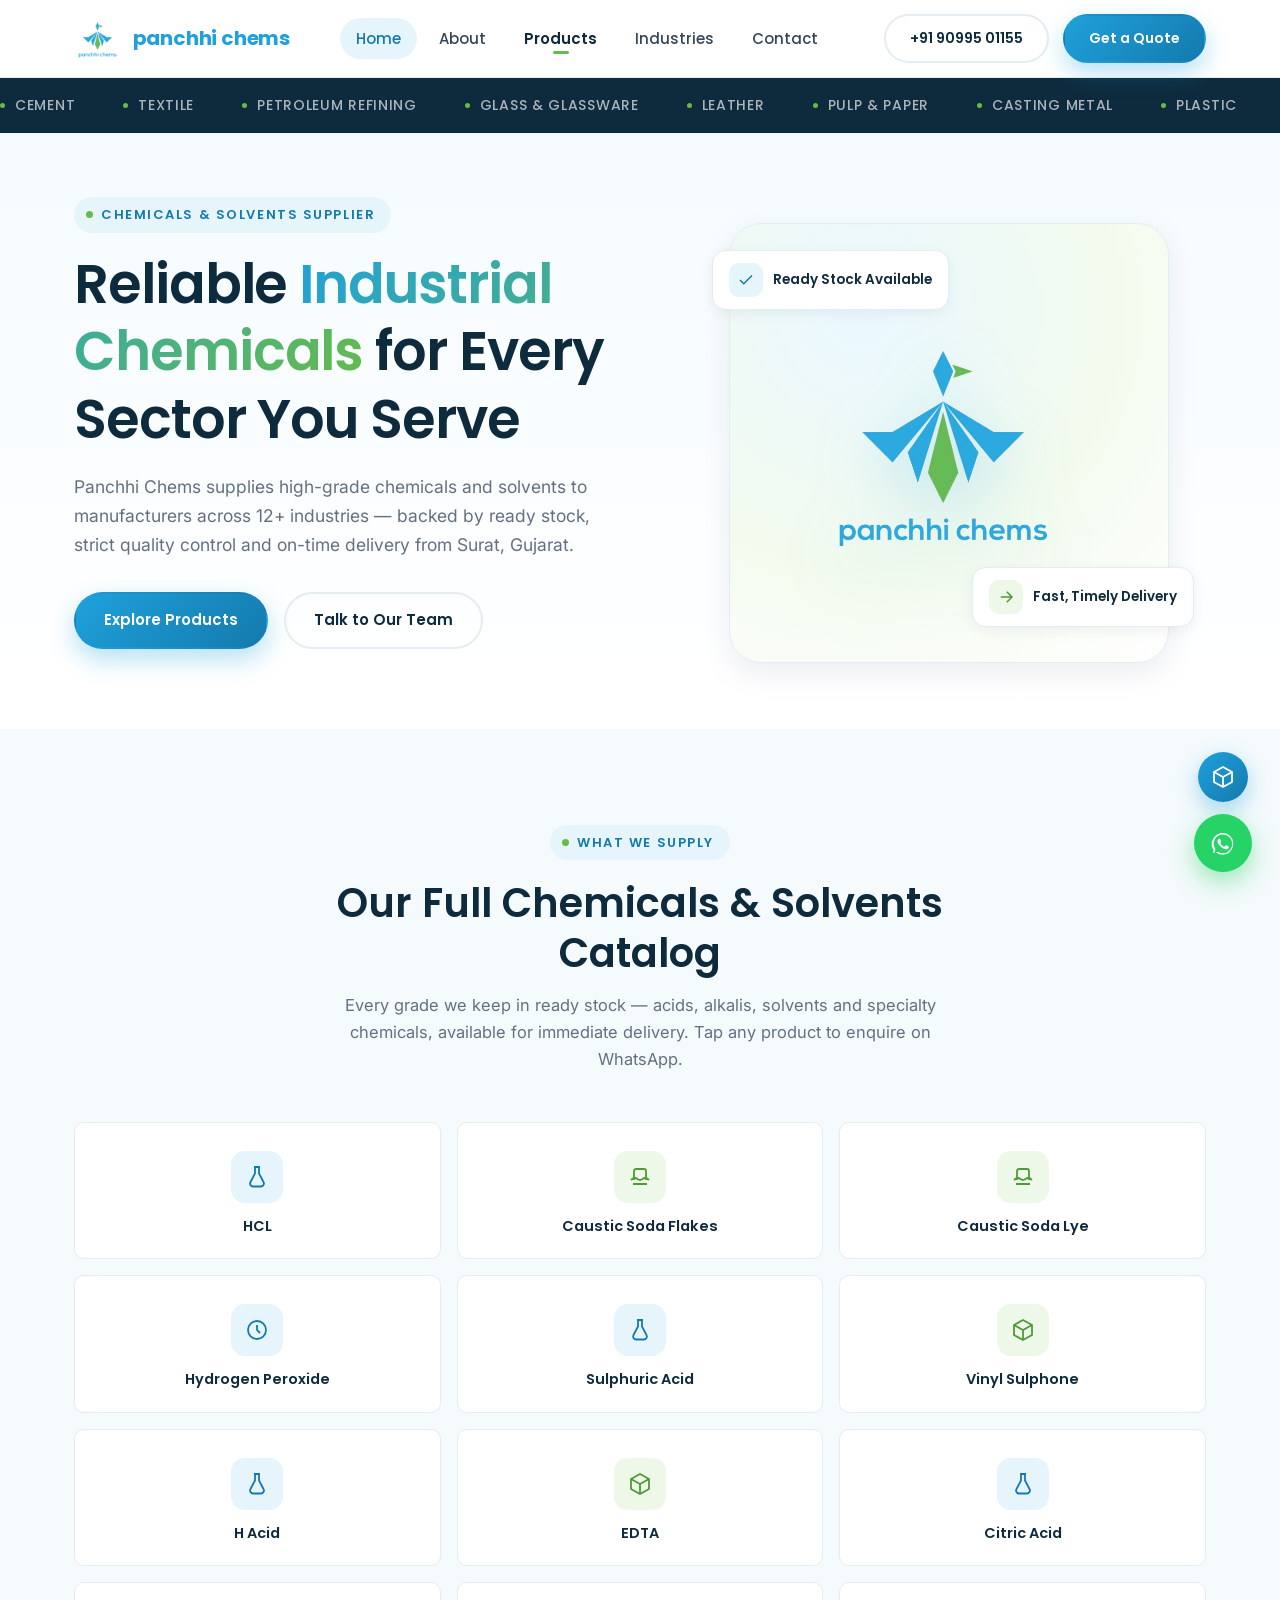
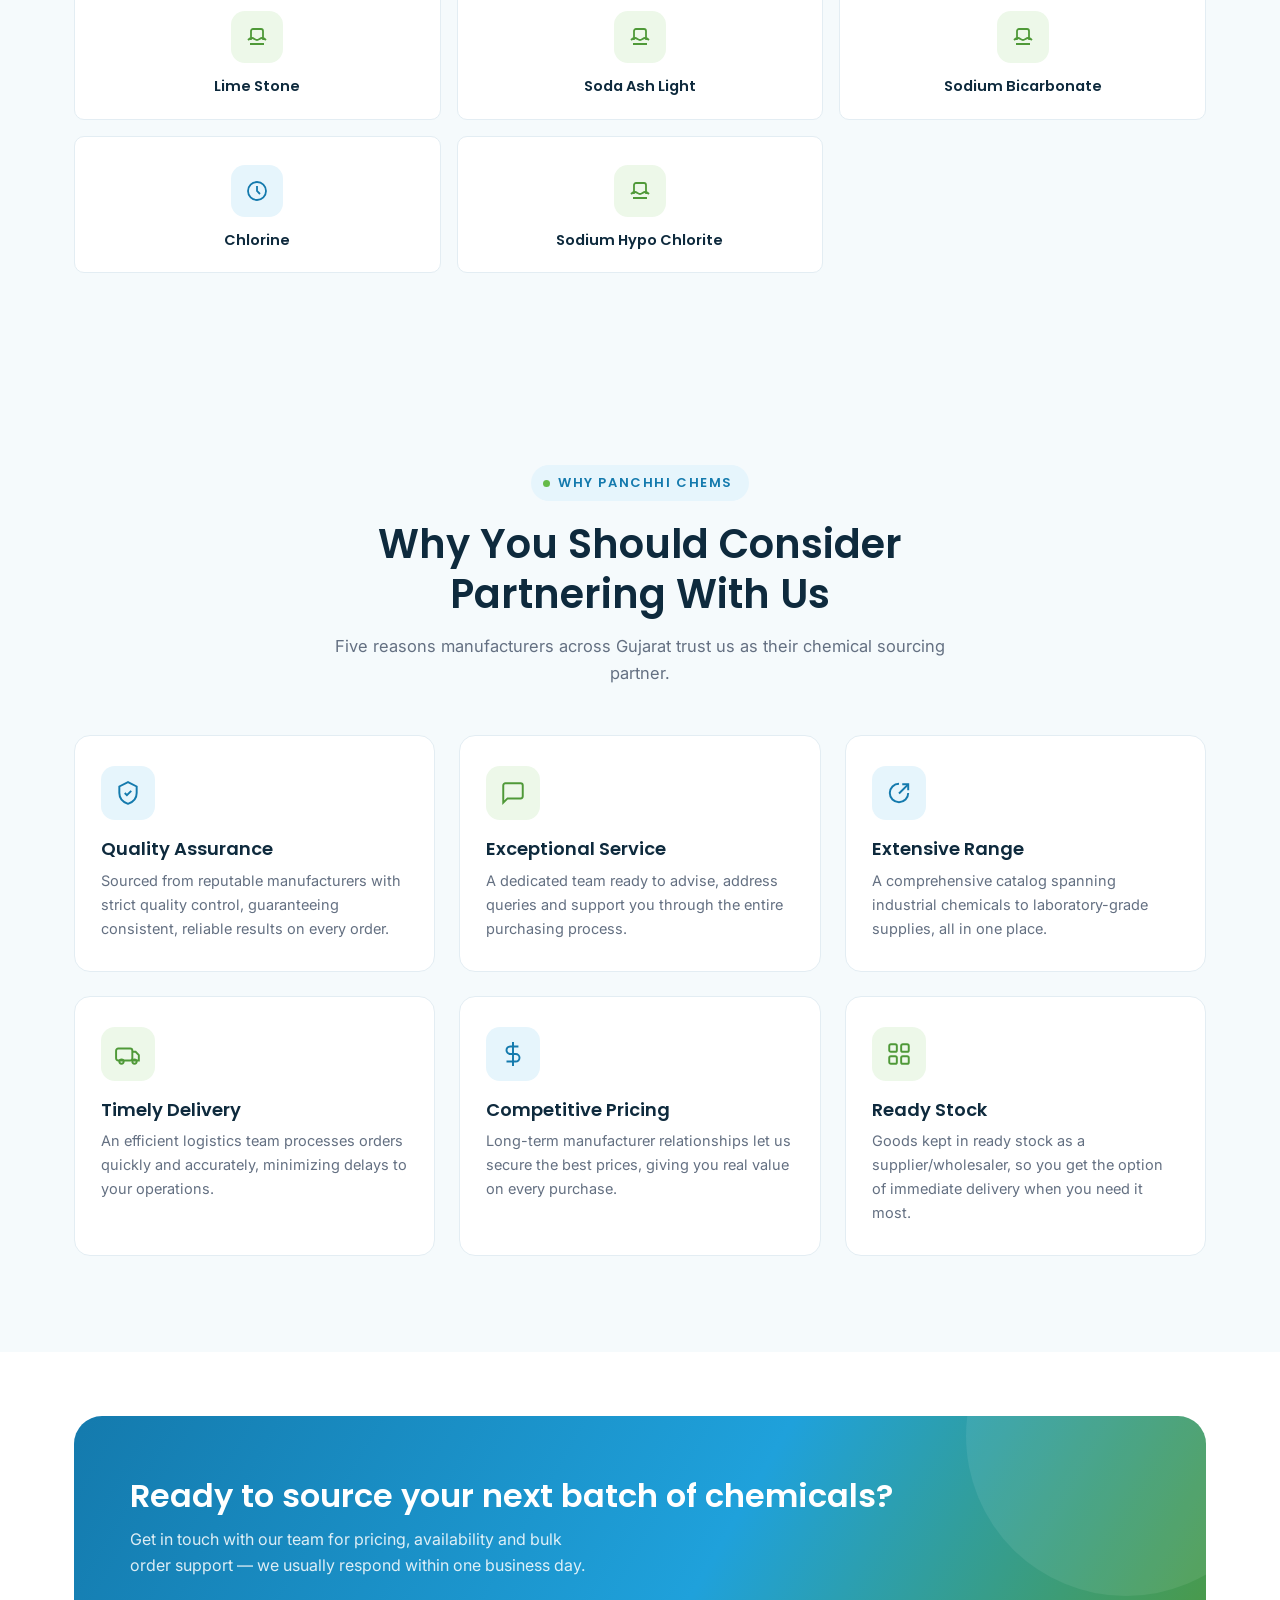
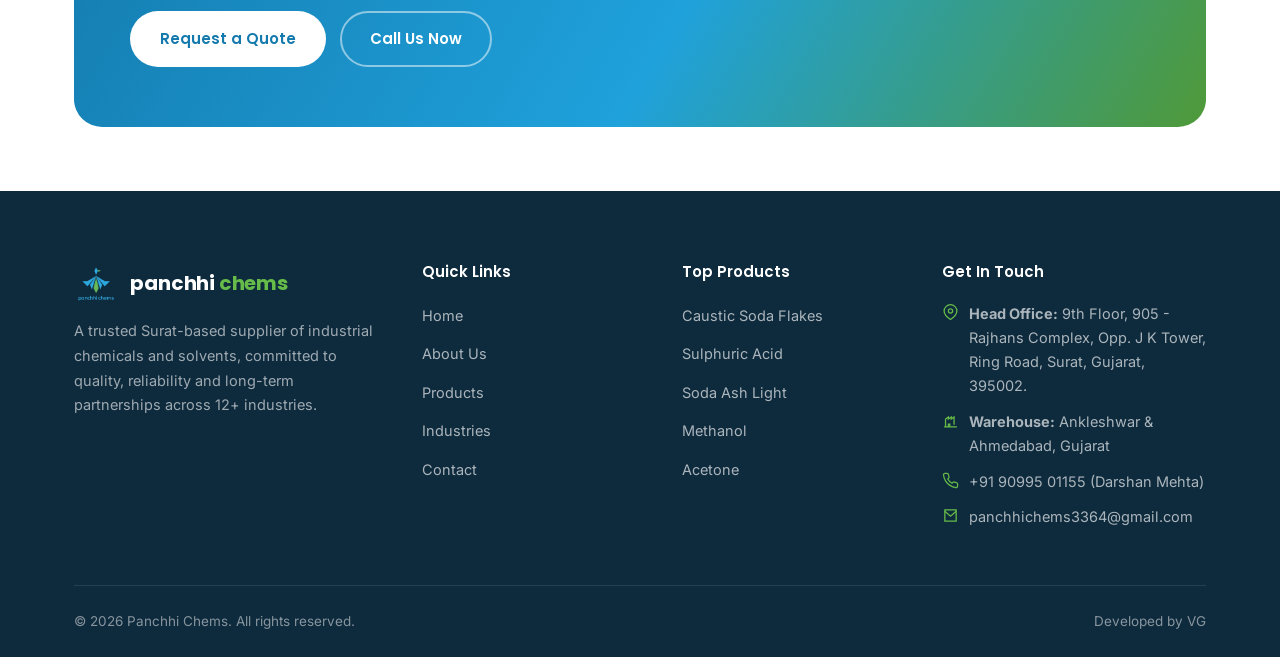
<file: index.html>
<!DOCTYPE html>
<html lang="en">
<head>
<meta charset="UTF-8">
<meta name="viewport" content="width=device-width, initial-scale=1.0, maximum-scale=5.0, user-scalable=yes">
<title>Panchhi Chems | Industrial Chemicals & Solvents Supplier, Surat</title>
<meta name="description" content="Panchhi Chems is a Surat-based supplier of industrial chemicals and solvents serving cement, textile, pharmaceutical, plastic, food and 12+ other industries with ready stock and timely delivery.">
<link rel="icon" href="/images/logo.png" type="image/png">
<link rel="preconnect" href="https://fonts.googleapis.com">
<link rel="preconnect" href="https://fonts.gstatic.com" crossorigin>
<link href="https://fonts.googleapis.com/css2?family=Inter:wght@400;500;600;700&family=Poppins:wght@500;600;700&display=swap" rel="stylesheet">
<link rel="stylesheet" href="/css/style.css">
</head>
<body>

<!-- ================= HEADER ================= -->
<header class="site-header">
  <div class="header-inner container">
    <a href="/" class="brand">
      <img src="/images/logo.png" alt="Panchhi Chems logo">
      <span class="brand-text">panchhi<span> chems</span></span>
    </a>
    <nav class="main-nav">
      <ul>
        <li><a href="/" class="active">Home</a></li>
        <li><a href="/about/">About</a></li>
        <li><a href="/products/">Products</a></li>
        <li><a href="/industries/">Industries</a></li>
        <li><a href="/contact/">Contact</a></li>
      </ul>
    </nav>
    <div class="header-actions">
      <a href="tel:+919099501155" class="btn btn-outline">+91 90995 01155</a>
      <a href="/contact/" class="btn btn-primary">Get a Quote</a>
      <button class="nav-toggle" aria-label="Toggle menu"><span></span><span></span><span></span></button>
    </div>
  </div>
</header>

<!-- ================= INDUSTRY MARQUEE ================= -->
<div class="strip">
  <div class="strip-track" id="marquee">
    <span>Cement</span><span>Textile</span><span>Petroleum Refining</span><span>Glass &amp; Glassware</span>
    <span>Leather</span><span>Pulp &amp; Paper</span><span>Casting Metal</span><span>Plastic</span>
    <span>Rubber</span><span>Pharmaceutical</span><span>Food</span><span>Granite &amp; Marble</span>
    <!-- duplicate for seamless loop -->
    <span>Cement</span><span>Textile</span><span>Petroleum Refining</span><span>Glass &amp; Glassware</span>
    <span>Leather</span><span>Pulp &amp; Paper</span><span>Casting Metal</span><span>Plastic</span>
    <span>Rubber</span><span>Pharmaceutical</span><span>Food</span><span>Granite &amp; Marble</span>
  </div>
</div>

<!-- ================= HERO ================= -->
<section class="hero">
  <div class="container hero-grid">
    <div class="hero-copy reveal in-view">
      <div class="eyebrow">Chemicals &amp; Solvents Supplier</div>
      <h1>Reliable <em>Industrial Chemicals</em> for Every Sector You Serve</h1>
      <p>Panchhi Chems supplies high-grade chemicals and solvents to manufacturers across 12+ industries — backed by ready stock, strict quality control and on-time delivery from Surat, Gujarat.</p>
      <div class="hero-actions">
        <a href="/products/" class="btn btn-primary">Explore Products</a>
        <a href="/contact/" class="btn btn-outline">Talk to Our Team</a>
      </div>
    </div>
    <div class="hero-art reveal in-view">
      <div class="hero-art-card">
        <img src="/images/logo.png" alt="Panchhi Chems">
        <div class="hero-badge badge-1">
          <div class="dot">
            <svg width="18" height="18" viewBox="0 0 24 24" fill="none" stroke="currentColor" stroke-width="2"><path d="M20 6 9 17l-5-5"/></svg>
          </div>
          Ready Stock Available
        </div>
        <div class="hero-badge badge-2">
          <div class="dot">
            <svg width="18" height="18" viewBox="0 0 24 24" fill="none" stroke="currentColor" stroke-width="2"><path d="M5 12h14M13 5l7 7-7 7"/></svg>
          </div>
          Fast, Timely Delivery
        </div>
      </div>
    </div>
  </div>
</section>

<!-- ================= PRODUCTS PREVIEW ================= -->
<section class="section-pad bg-alt">
  <div class="container">
    <div class="section-head center reveal">
      <div class="eyebrow">What We Supply</div>
      <h2>Our Full Chemicals &amp; Solvents Catalog</h2>
      <p>Every grade we keep in ready stock — acids, alkalis, solvents and specialty chemicals, available for immediate delivery. Tap any product to enquire on WhatsApp.</p>
    </div>
    <div class="product-grid reveal">
      <a class="product-chip" href="https://wa.me/919099501155?text=Hello%20Panchhi%20Chems%2C%20I'm%20interested%20in%20HCL.%20Could%20you%20share%20more%20details%20and%20pricing%3F" target="_blank" rel="noopener"><div class="pc-icon blue">
        <svg viewBox="0 0 24 24" fill="none" stroke="currentColor" stroke-width="1.8"><path d="M9 2h6M10 2v6.5L5.5 17a3 3 0 0 0 2.6 4.5h7.8a3 3 0 0 0 2.6-4.5L14 8.5V2"/></svg>
      </div><span>HCL</span></a>
      <a class="product-chip" href="https://wa.me/919099501155?text=Hello%20Panchhi%20Chems%2C%20I'm%20interested%20in%20Caustic%20Soda%20Flakes.%20Could%20you%20share%20more%20details%20and%20pricing%3F" target="_blank" rel="noopener"><div class="pc-icon">
        <svg viewBox="0 0 24 24" fill="none" stroke="currentColor" stroke-width="1.8"><path d="M3 15s2-2 4-2 3 2 5 2 3-2 5-2 4 2 4 2M5 19h14M6 15V6a2 2 0 0 1 2-2h8a2 2 0 0 1 2 2v9"/></svg>
      </div><span>Caustic Soda Flakes</span></a>
      <a class="product-chip" href="https://wa.me/919099501155?text=Hello%20Panchhi%20Chems%2C%20I'm%20interested%20in%20Caustic%20Soda%20Lye.%20Could%20you%20share%20more%20details%20and%20pricing%3F" target="_blank" rel="noopener"><div class="pc-icon">
        <svg viewBox="0 0 24 24" fill="none" stroke="currentColor" stroke-width="1.8"><path d="M3 15s2-2 4-2 3 2 5 2 3-2 5-2 4 2 4 2M5 19h14M6 15V6a2 2 0 0 1 2-2h8a2 2 0 0 1 2 2v9"/></svg>
      </div><span>Caustic Soda Lye</span></a>
      <a class="product-chip" href="https://wa.me/919099501155?text=Hello%20Panchhi%20Chems%2C%20I'm%20interested%20in%20Hydrogen%20Peroxide.%20Could%20you%20share%20more%20details%20and%20pricing%3F" target="_blank" rel="noopener"><div class="pc-icon blue">
        <svg viewBox="0 0 24 24" fill="none" stroke="currentColor" stroke-width="1.8"><circle cx="12" cy="12" r="9"/><path d="M12 7v5l3 3"/></svg>
      </div><span>Hydrogen Peroxide</span></a>
      <a class="product-chip" href="https://wa.me/919099501155?text=Hello%20Panchhi%20Chems%2C%20I'm%20interested%20in%20Sulphuric%20Acid.%20Could%20you%20share%20more%20details%20and%20pricing%3F" target="_blank" rel="noopener"><div class="pc-icon blue">
        <svg viewBox="0 0 24 24" fill="none" stroke="currentColor" stroke-width="1.8"><path d="M9 2h6M10 2v6.5L5.5 17a3 3 0 0 0 2.6 4.5h7.8a3 3 0 0 0 2.6-4.5L14 8.5V2"/></svg>
      </div><span>Sulphuric Acid</span></a>
      <a class="product-chip" href="https://wa.me/919099501155?text=Hello%20Panchhi%20Chems%2C%20I'm%20interested%20in%20Vinyl%20Sulphone.%20Could%20you%20share%20more%20details%20and%20pricing%3F" target="_blank" rel="noopener"><div class="pc-icon">
        <svg viewBox="0 0 24 24" fill="none" stroke="currentColor" stroke-width="1.8"><path d="M12 2 3 7v10l9 5 9-5V7l-9-5Z"/><path d="M3 7l9 5 9-5M12 12v10"/></svg>
      </div><span>Vinyl Sulphone</span></a>
      <a class="product-chip" href="https://wa.me/919099501155?text=Hello%20Panchhi%20Chems%2C%20I'm%20interested%20in%20H%20Acid.%20Could%20you%20share%20more%20details%20and%20pricing%3F" target="_blank" rel="noopener"><div class="pc-icon blue">
        <svg viewBox="0 0 24 24" fill="none" stroke="currentColor" stroke-width="1.8"><path d="M9 2h6M10 2v6.5L5.5 17a3 3 0 0 0 2.6 4.5h7.8a3 3 0 0 0 2.6-4.5L14 8.5V2"/></svg>
      </div><span>H Acid</span></a>
      <a class="product-chip" href="https://wa.me/919099501155?text=Hello%20Panchhi%20Chems%2C%20I'm%20interested%20in%20EDTA.%20Could%20you%20share%20more%20details%20and%20pricing%3F" target="_blank" rel="noopener"><div class="pc-icon">
        <svg viewBox="0 0 24 24" fill="none" stroke="currentColor" stroke-width="1.8"><path d="M12 2 3 7v10l9 5 9-5V7l-9-5Z"/><path d="M3 7l9 5 9-5M12 12v10"/></svg>
      </div><span>EDTA</span></a>
      <a class="product-chip" href="https://wa.me/919099501155?text=Hello%20Panchhi%20Chems%2C%20I'm%20interested%20in%20Citric%20Acid.%20Could%20you%20share%20more%20details%20and%20pricing%3F" target="_blank" rel="noopener"><div class="pc-icon blue">
        <svg viewBox="0 0 24 24" fill="none" stroke="currentColor" stroke-width="1.8"><path d="M9 2h6M10 2v6.5L5.5 17a3 3 0 0 0 2.6 4.5h7.8a3 3 0 0 0 2.6-4.5L14 8.5V2"/></svg>
      </div><span>Citric Acid</span></a>
      <a class="product-chip" href="https://wa.me/919099501155?text=Hello%20Panchhi%20Chems%2C%20I'm%20interested%20in%20Lime%20Stone.%20Could%20you%20share%20more%20details%20and%20pricing%3F" target="_blank" rel="noopener"><div class="pc-icon">
        <svg viewBox="0 0 24 24" fill="none" stroke="currentColor" stroke-width="1.8"><path d="M3 15s2-2 4-2 3 2 5 2 3-2 5-2 4 2 4 2M5 19h14M6 15V6a2 2 0 0 1 2-2h8a2 2 0 0 1 2 2v9"/></svg>
      </div><span>Lime Stone</span></a>
      <a class="product-chip" href="https://wa.me/919099501155?text=Hello%20Panchhi%20Chems%2C%20I'm%20interested%20in%20Soda%20Ash%20Light.%20Could%20you%20share%20more%20details%20and%20pricing%3F" target="_blank" rel="noopener"><div class="pc-icon">
        <svg viewBox="0 0 24 24" fill="none" stroke="currentColor" stroke-width="1.8"><path d="M3 15s2-2 4-2 3 2 5 2 3-2 5-2 4 2 4 2M5 19h14M6 15V6a2 2 0 0 1 2-2h8a2 2 0 0 1 2 2v9"/></svg>
      </div><span>Soda Ash Light</span></a>
      <a class="product-chip" href="https://wa.me/919099501155?text=Hello%20Panchhi%20Chems%2C%20I'm%20interested%20in%20Sodium%20Bicarbonate.%20Could%20you%20share%20more%20details%20and%20pricing%3F" target="_blank" rel="noopener"><div class="pc-icon">
        <svg viewBox="0 0 24 24" fill="none" stroke="currentColor" stroke-width="1.8"><path d="M3 15s2-2 4-2 3 2 5 2 3-2 5-2 4 2 4 2M5 19h14M6 15V6a2 2 0 0 1 2-2h8a2 2 0 0 1 2 2v9"/></svg>
      </div><span>Sodium Bicarbonate</span></a>
      <a class="product-chip" href="https://wa.me/919099501155?text=Hello%20Panchhi%20Chems%2C%20I'm%20interested%20in%20Chlorine.%20Could%20you%20share%20more%20details%20and%20pricing%3F" target="_blank" rel="noopener"><div class="pc-icon blue">
        <svg viewBox="0 0 24 24" fill="none" stroke="currentColor" stroke-width="1.8"><circle cx="12" cy="12" r="9"/><path d="M12 7v5l3 3"/></svg>
      </div><span>Chlorine</span></a>
      <a class="product-chip" href="https://wa.me/919099501155?text=Hello%20Panchhi%20Chems%2C%20I'm%20interested%20in%20Sodium%20Hypo%20Chlorite.%20Could%20you%20share%20more%20details%20and%20pricing%3F" target="_blank" rel="noopener"><div class="pc-icon">
        <svg viewBox="0 0 24 24" fill="none" stroke="currentColor" stroke-width="1.8"><path d="M3 15s2-2 4-2 3 2 5 2 3-2 5-2 4 2 4 2M5 19h14M6 15V6a2 2 0 0 1 2-2h8a2 2 0 0 1 2 2v9"/></svg>
      </div><span>Sodium Hypo Chlorite</span></a>
    </div>
  </div>
</section>

<!-- ================= WHY CHOOSE US ================= -->
<section class="section-pad bg-alt">
  <div class="container">
    <div class="section-head center reveal">
      <div class="eyebrow">Why Panchhi Chems</div>
      <h2>Why You Should Consider Partnering With Us</h2>
      <p>Five reasons manufacturers across Gujarat trust us as their chemical sourcing partner.</p>
    </div>
    <div class="grid grid-3 feature-grid">
      <div class="card reveal">
        <div class="icon-box"><svg viewBox="0 0 24 24" fill="none" stroke="currentColor" stroke-width="1.8"><path d="M12 2 4 6v6c0 5 3.5 8.5 8 10 4.5-1.5 8-5 8-10V6l-8-4Z"/><path d="m9 12 2 2 4-4"/></svg></div>
        <h3>Quality Assurance</h3>
        <p>Sourced from reputable manufacturers with strict quality control, guaranteeing consistent, reliable results on every order.</p>
      </div>
      <div class="card reveal">
        <div class="icon-box alt"><svg viewBox="0 0 24 24" fill="none" stroke="currentColor" stroke-width="1.8"><path d="M21 15a2 2 0 0 1-2 2H7l-4 4V5a2 2 0 0 1 2-2h14a2 2 0 0 1 2 2v10Z"/></svg></div>
        <h3>Exceptional Service</h3>
        <p>A dedicated team ready to advise, address queries and support you through the entire purchasing process.</p>
      </div>
      <div class="card reveal">
        <div class="icon-box"><svg viewBox="0 0 24 24" fill="none" stroke="currentColor" stroke-width="1.8"><path d="M20.5 12a8.5 8.5 0 1 1-8.5-8.5M20.5 4 12 12.5"/><path d="M15 4h5.5V9.5"/></svg></div>
        <h3>Extensive Range</h3>
        <p>A comprehensive catalog spanning industrial chemicals to laboratory-grade supplies, all in one place.</p>
      </div>
      <div class="card reveal">
        <div class="icon-box alt"><svg viewBox="0 0 24 24" fill="none" stroke="currentColor" stroke-width="1.8"><rect x="1" y="7" width="15" height="11" rx="2"/><path d="M16 10h3l3 3v5h-6M6 21a2 2 0 1 0 0-4 2 2 0 0 0 0 4ZM18 21a2 2 0 1 0 0-4 2 2 0 0 0 0 4Z"/></svg></div>
        <h3>Timely Delivery</h3>
        <p>An efficient logistics team processes orders quickly and accurately, minimizing delays to your operations.</p>
      </div>
      <div class="card reveal">
        <div class="icon-box"><svg viewBox="0 0 24 24" fill="none" stroke="currentColor" stroke-width="1.8"><path d="M12 1v22M17 5H9.5a3.5 3.5 0 0 0 0 7h5a3.5 3.5 0 0 1 0 7H6"/></svg></div>
        <h3>Competitive Pricing</h3>
        <p>Long-term manufacturer relationships let us secure the best prices, giving you real value on every purchase.</p>
      </div>
      <div class="card reveal">
        <div class="icon-box alt"><svg viewBox="0 0 24 24" fill="none" stroke="currentColor" stroke-width="1.8"><rect x="3" y="3" width="7" height="7" rx="1.5"/><rect x="14" y="3" width="7" height="7" rx="1.5"/><rect x="3" y="14" width="7" height="7" rx="1.5"/><rect x="14" y="14" width="7" height="7" rx="1.5"/></svg></div>
        <h3>Ready Stock</h3>
        <p>Goods kept in ready stock as a supplier/wholesaler, so you get the option of immediate delivery when you need it most.</p>
      </div>
    </div>
  </div>
</section>

<!-- ================= CTA BAND ================= -->
<section class="section-pad-sm">
  <div class="container">
    <div class="cta-band reveal">
      <div>
        <h2>Ready to source your next batch of chemicals?</h2>
        <p>Get in touch with our team for pricing, availability and bulk order support — we usually respond within one business day.</p>
      </div>
      <div class="cta-actions">
        <a href="/contact/" class="btn btn-light">Request a Quote</a>
        <a href="tel:+919099501155" class="btn btn-outline" style="border-color:rgba(255,255,255,0.5); color:#fff;">Call Us Now</a>
      </div>
    </div>
  </div>
</section>

<!-- ================= FOOTER ================= -->
<footer class="site-footer">
  <div class="container">
    <div class="footer-top">
      <div class="footer-brand">
        <a href="/" class="brand">
          <img src="/images/logo.png" alt="Panchhi Chems logo" style="height:40px;">
          <span class="brand-text">panchhi<span> chems</span></span>
        </a>
        <p>A trusted Surat-based supplier of industrial chemicals and solvents, committed to quality, reliability and long-term partnerships across 12+ industries.</p>
      </div>
      <div class="footer-col">
        <h4>Quick Links</h4>
        <ul>
          <li><a href="/">Home</a></li>
          <li><a href="/about/">About Us</a></li>
          <li><a href="/products/">Products</a></li>
          <li><a href="/industries/">Industries</a></li>
          <li><a href="/contact/">Contact</a></li>
        </ul>
      </div>
      <div class="footer-col">
        <h4>Top Products</h4>
        <ul>
          <li><a href="/products/">Caustic Soda Flakes</a></li>
          <li><a href="/products/">Sulphuric Acid</a></li>
          <li><a href="/products/">Soda Ash Light</a></li>
          <li><a href="/products/">Methanol</a></li>
          <li><a href="/products/">Acetone</a></li>
        </ul>
      </div>
      <div class="footer-col">
        <h4>Get In Touch</h4>
        <ul>
          <li class="contact-line">
            <svg viewBox="0 0 24 24" fill="none" stroke="currentColor" stroke-width="1.8"><path d="M21 10c0 6-9 12-9 12s-9-6-9-12a9 9 0 0 1 18 0Z"/><circle cx="12" cy="10" r="3"/></svg>
            <span><strong>Head Office:</strong> 9th Floor, 905 - Rajhans Complex, Opp. J K Tower, Ring Road, Surat, Gujarat, 395002.</span>
          </li>
          <li class="contact-line">
            <svg viewBox="0 0 24 24" fill="none" stroke="currentColor" stroke-width="1.8"><path d="M3 21h18M5 21V10l4-3v3l4-3v3l4-3v11M9 21v-4h2v4"/></svg>
            <span><strong>Warehouse:</strong> Ankleshwar &amp; Ahmedabad, Gujarat</span>
          </li>
          <li class="contact-line">
            <svg viewBox="0 0 24 24" fill="none" stroke="currentColor" stroke-width="1.8"><path d="M22 16.92v3a2 2 0 0 1-2.18 2 19.8 19.8 0 0 1-8.63-3.07 19.5 19.5 0 0 1-6-6 19.8 19.8 0 0 1-3.07-8.67A2 2 0 0 1 4.11 2h3a2 2 0 0 1 2 1.72c.13.96.36 1.9.7 2.81a2 2 0 0 1-.45 2.11L8.09 9.91a16 16 0 0 0 6 6l1.27-1.27a2 2 0 0 1 2.11-.45c.9.34 1.85.57 2.81.7A2 2 0 0 1 22 16.92Z"/></svg>
            <a href="tel:+919099501155">+91 90995 01155 (Darshan Mehta)</a>
          </li>
          <li class="contact-line">
            <svg viewBox="0 0 24 24" fill="none" stroke="currentColor" stroke-width="1.8"><path d="M4 4h16v16H4z" fill="none"/><path d="m4 6 8 7 8-7"/></svg>
            <a href="mailto:panchhichems3364@gmail.com">panchhichems3364@gmail.com</a>
          </li>
        </ul>
      </div>
    </div>
    <div class="footer-bottom">
      <span>&copy; <span id="year"></span> Panchhi Chems. All rights reserved.</span>
      <span>Developed by VG</span>
    </div>
  </div>
</footer>

<a href="/products/" class="product-float" aria-label="Browse our products">
  <svg viewBox="0 0 24 24" fill="none" stroke="currentColor" stroke-width="1.8"><path d="M12 2 3 7v10l9 5 9-5V7l-9-5Z"/><path d="M3 7l9 5 9-5M12 12v10"/></svg>
  <span class="product-tip">Browse Products</span>
</a>

<a href="https://wa.me/919099501155?text=Hello%20Panchhi%20Chems%2C%20I%27m%20interested%20in%20your%20chemical%20products.%20Could%20you%20share%20more%20details%3F" target="_blank" rel="noopener" class="whatsapp-float" aria-label="Chat with us on WhatsApp">
  <svg viewBox="0 0 24 24" fill="currentColor"><path d="M17.6 6.32A8.86 8.86 0 0 0 12.05 4a8.9 8.9 0 0 0-7.55 13.75L4 20l2.35-.62a8.87 8.87 0 0 0 5.7 2.08h.01a8.9 8.9 0 0 0 5.54-15.14ZM12.06 20.13h-.01a7.4 7.4 0 0 1-3.77-1.03l-.27-.16-2.8.73.75-2.73-.18-.28a7.4 7.4 0 0 1 6.28-11.4 7.35 7.35 0 0 1 7.34 7.36 7.4 7.4 0 0 1-7.34 7.51Zm4.05-5.52c-.22-.11-1.3-.64-1.5-.72s-.35-.11-.5.11-.58.72-.71.87-.26.17-.48.06a6.1 6.1 0 0 1-1.79-1.1 6.7 6.7 0 0 1-1.24-1.54c-.13-.22 0-.34.1-.45.1-.1.22-.26.33-.39.11-.13.15-.22.22-.37a.4.4 0 0 1 0-.39c-.06-.11-.5-1.2-.68-1.65-.18-.43-.36-.37-.5-.38h-.43a.82.82 0 0 0-.59.28 2.5 2.5 0 0 0-.78 1.86 4.35 4.35 0 0 0 .91 2.3 9.98 9.98 0 0 0 3.83 3.39c.54.23.96.37 1.28.47a3.08 3.08 0 0 0 1.42.09c.43-.06 1.3-.53 1.49-1.04.18-.51.18-.95.13-1.04-.05-.1-.2-.16-.42-.27Z"/></svg>
  <span class="whatsapp-tip">Chat on WhatsApp</span>
</a>

<button class="back-top" aria-label="Back to top">
  <svg width="18" height="18" viewBox="0 0 24 24" fill="none" stroke="currentColor" stroke-width="2.4"><path d="m18 15-6-6-6 6"/></svg>
</button>

<script src="/js/script.js"></script>
</body>
</html>
</file>
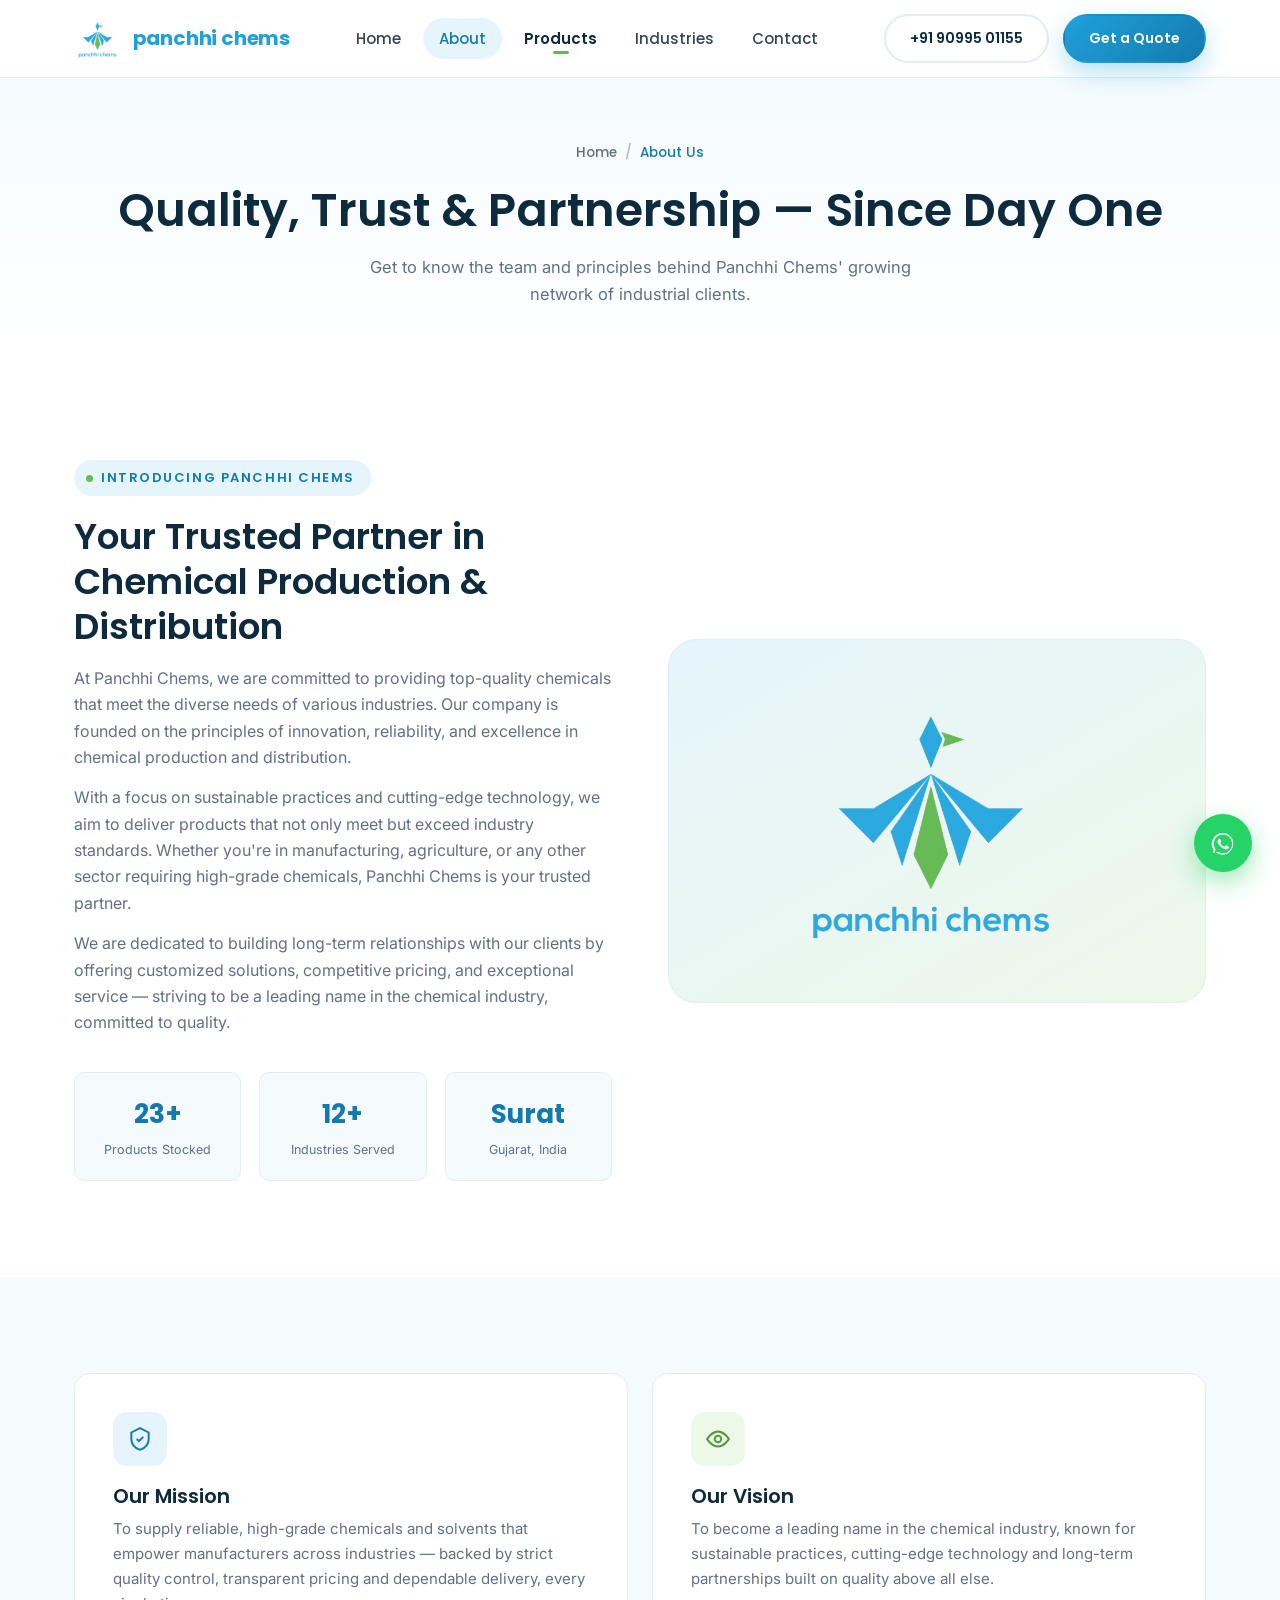
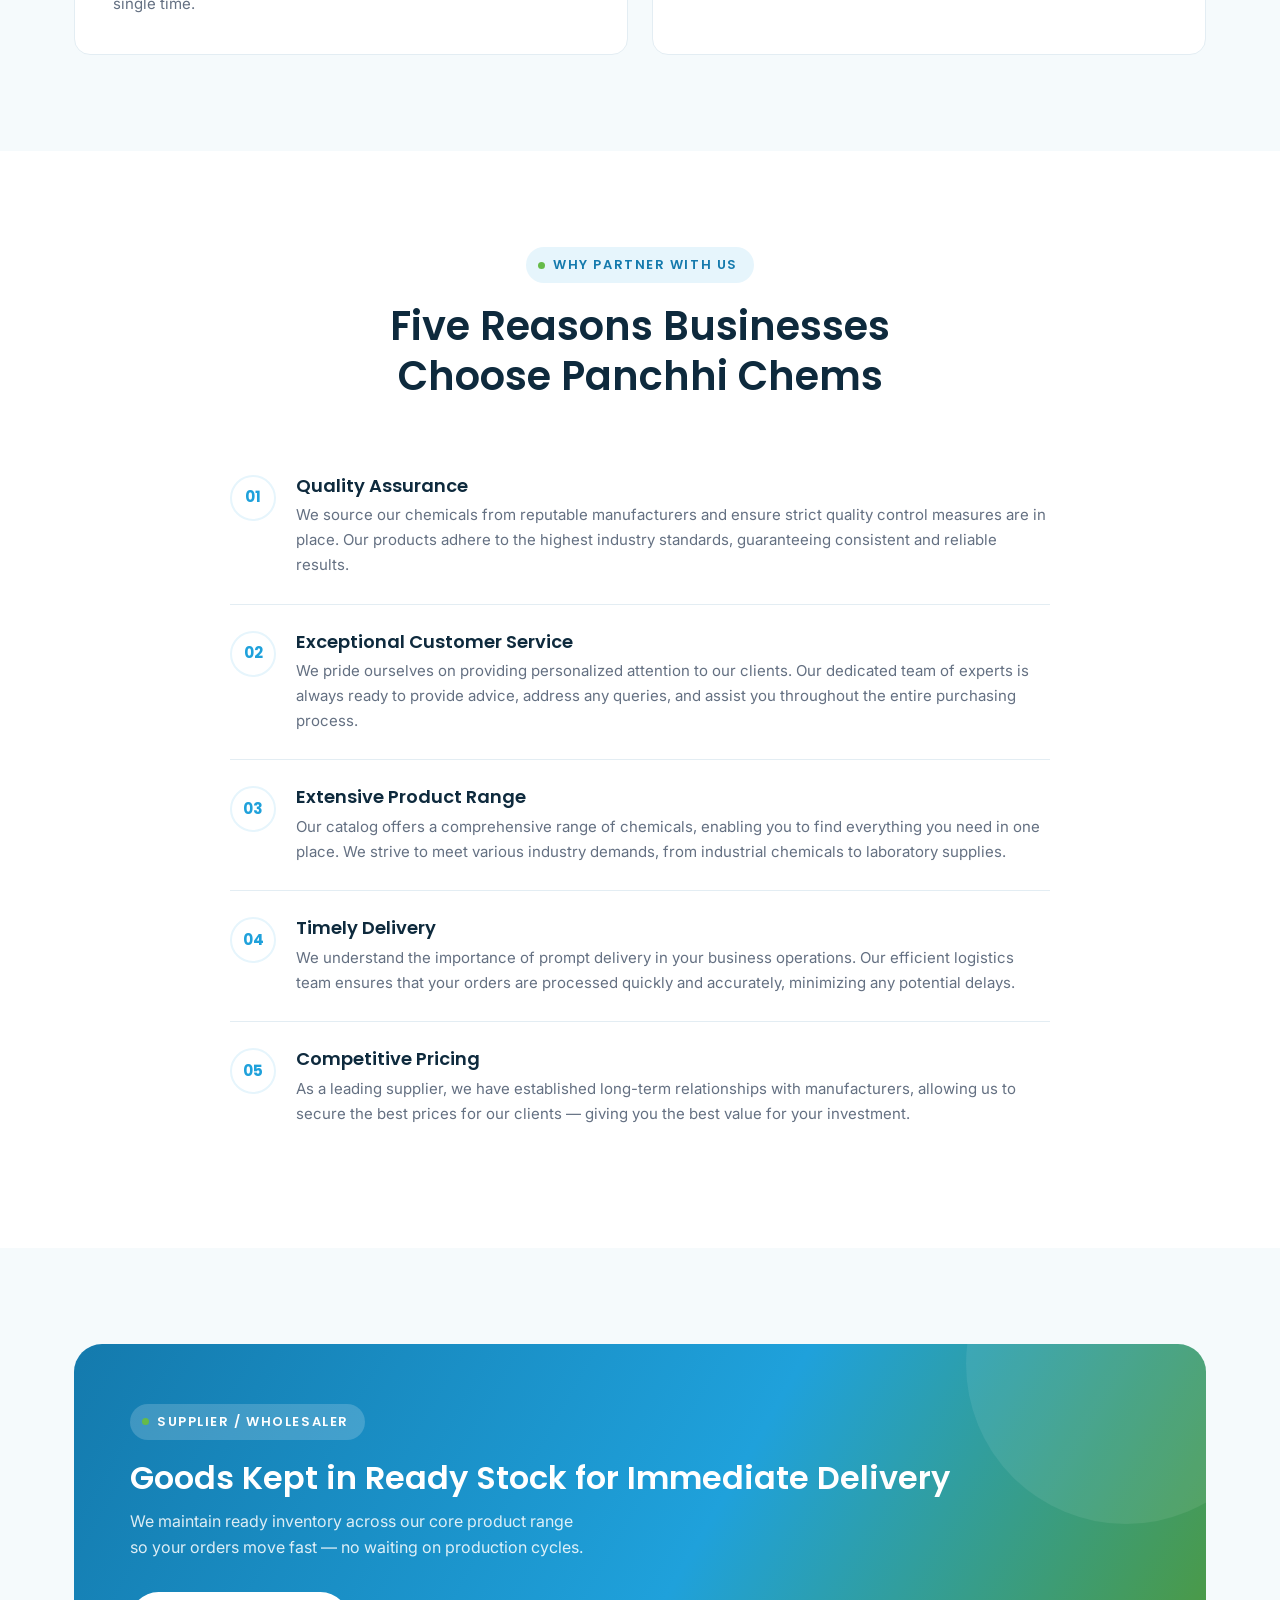
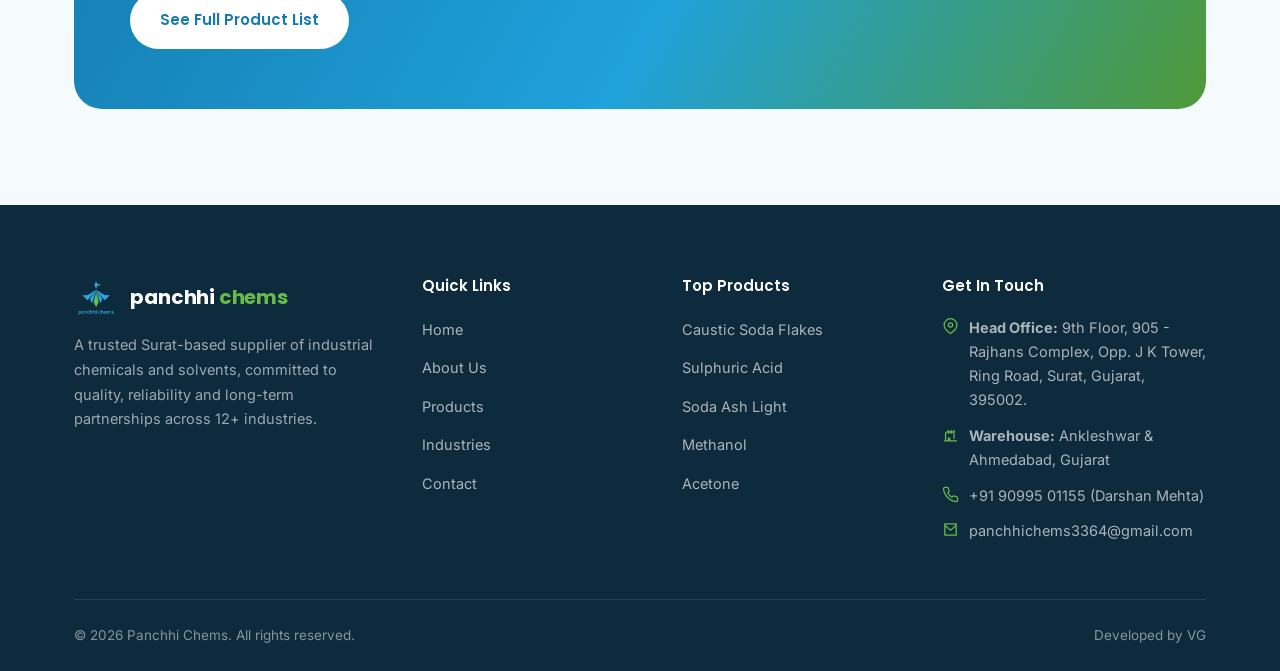
<file: about/index.html>
<!DOCTYPE html>
<html lang="en">
<head>
<meta charset="UTF-8">
<meta name="viewport" content="width=device-width, initial-scale=1.0, maximum-scale=5.0, user-scalable=yes">
<title>About Us | Panchhi Chems</title>
<meta name="description" content="Learn about Panchhi Chems — a Surat-based chemical supplier built on quality, reliability and long-term partnerships across 12+ industries.">
<link rel="icon" href="/images/logo.png" type="image/png">
<link rel="preconnect" href="https://fonts.googleapis.com">
<link rel="preconnect" href="https://fonts.gstatic.com" crossorigin>
<link href="https://fonts.googleapis.com/css2?family=Inter:wght@400;500;600;700&family=Poppins:wght@500;600;700&display=swap" rel="stylesheet">
<link rel="stylesheet" href="/css/style.css">
</head>
<body>

<!-- ================= HEADER ================= -->
<header class="site-header">
  <div class="header-inner container">
    <a href="/" class="brand">
      <img src="/images/logo.png" alt="Panchhi Chems logo">
      <span class="brand-text">panchhi<span> chems</span></span>
    </a>
    <nav class="main-nav">
      <ul>
        <li><a href="/">Home</a></li>
        <li><a href="/about/" class="active">About</a></li>
        <li><a href="/products/">Products</a></li>
        <li><a href="/industries/">Industries</a></li>
        <li><a href="/contact/">Contact</a></li>
      </ul>
    </nav>
    <div class="header-actions">
      <a href="tel:+919099501155" class="btn btn-outline">+91 90995 01155</a>
      <a href="/contact/" class="btn btn-primary">Get a Quote</a>
      <button class="nav-toggle" aria-label="Toggle menu"><span></span><span></span><span></span></button>
    </div>
  </div>
</header>

<!-- ================= PAGE HEADER ================= -->
<section class="page-header">
  <div class="container">
    <div class="breadcrumb"><a href="/">Home</a><span class="sep">/</span><span class="current">About Us</span></div>
    <h1>Quality, Trust &amp; Partnership — Since Day One</h1>
    <p>Get to know the team and principles behind Panchhi Chems' growing network of industrial clients.</p>
  </div>
</section>

<!-- ================= INTRO / STORY ================= -->
<section class="section-pad">
  <div class="container split">
    <div class="reveal">
      <div class="eyebrow">Introducing Panchhi Chems</div>
      <h2 style="font-size:clamp(26px,3.4vw,36px); margin-bottom:16px;">Your Trusted Partner in Chemical Production &amp; Distribution</h2>
      <p style="color:var(--text-light); font-size:16px;">At Panchhi Chems, we are committed to providing top-quality chemicals that meet the diverse needs of various industries. Our company is founded on the principles of innovation, reliability, and excellence in chemical production and distribution.</p>
      <p style="color:var(--text-light); font-size:16px;">With a focus on sustainable practices and cutting-edge technology, we aim to deliver products that not only meet but exceed industry standards. Whether you're in manufacturing, agriculture, or any other sector requiring high-grade chemicals, Panchhi Chems is your trusted partner.</p>
      <p style="color:var(--text-light); font-size:16px;">We are dedicated to building long-term relationships with our clients by offering customized solutions, competitive pricing, and exceptional service — striving to be a leading name in the chemical industry, committed to quality.</p>
      <div class="mini-stats">
        <div class="mini-stat"><div class="num">23+</div><div class="lbl">Products Stocked</div></div>
        <div class="mini-stat"><div class="num">12+</div><div class="lbl">Industries Served</div></div>
        <div class="mini-stat"><div class="num">Surat</div><div class="lbl">Gujarat, India</div></div>
      </div>
    </div>
    <div class="about-visual reveal">
      <img src="/images/logo.png" alt="Panchhi Chems brand mark">
    </div>
  </div>
</section>

<!-- ================= MISSION / VISION ================= -->
<section class="section-pad bg-alt">
  <div class="container">
    <div class="grid grid-2 mv-grid">
      <div class="card mv-card reveal">
        <div class="icon-box"><svg viewBox="0 0 24 24" fill="none" stroke="currentColor" stroke-width="1.8"><path d="M12 2 4 6v6c0 5 3.5 8.5 8 10 4.5-1.5 8-5 8-10V6l-8-4Z"/><path d="m9 12 2 2 4-4"/></svg></div>
        <h3 style="font-size:20px;">Our Mission</h3>
        <p style="font-size:15px;">To supply reliable, high-grade chemicals and solvents that empower manufacturers across industries — backed by strict quality control, transparent pricing and dependable delivery, every single time.</p>
      </div>
      <div class="card mv-card reveal">
        <div class="icon-box alt"><svg viewBox="0 0 24 24" fill="none" stroke="currentColor" stroke-width="1.8"><path d="M2 12s4-7 10-7 10 7 10 7-4 7-10 7-10-7-10-7Z"/><circle cx="12" cy="12" r="3"/></svg></div>
        <h3 style="font-size:20px;">Our Vision</h3>
        <p style="font-size:15px;">To become a leading name in the chemical industry, known for sustainable practices, cutting-edge technology and long-term partnerships built on quality above all else.</p>
      </div>
    </div>
  </div>
</section>

<!-- ================= WHY CHOOSE US (full) ================= -->
<section class="section-pad">
  <div class="container">
    <div class="section-head center reveal">
      <div class="eyebrow">Why Partner With Us</div>
      <h2>Five Reasons Businesses Choose Panchhi Chems</h2>
    </div>
    <div class="reveal" style="max-width:820px; margin:0 auto;">
      <div class="feature-row">
        <div class="feature-num">01</div>
        <div>
          <h3>Quality Assurance</h3>
          <p>We source our chemicals from reputable manufacturers and ensure strict quality control measures are in place. Our products adhere to the highest industry standards, guaranteeing consistent and reliable results.</p>
        </div>
      </div>
      <div class="feature-row">
        <div class="feature-num">02</div>
        <div>
          <h3>Exceptional Customer Service</h3>
          <p>We pride ourselves on providing personalized attention to our clients. Our dedicated team of experts is always ready to provide advice, address any queries, and assist you throughout the entire purchasing process.</p>
        </div>
      </div>
      <div class="feature-row">
        <div class="feature-num">03</div>
        <div>
          <h3>Extensive Product Range</h3>
          <p>Our catalog offers a comprehensive range of chemicals, enabling you to find everything you need in one place. We strive to meet various industry demands, from industrial chemicals to laboratory supplies.</p>
        </div>
      </div>
      <div class="feature-row">
        <div class="feature-num">04</div>
        <div>
          <h3>Timely Delivery</h3>
          <p>We understand the importance of prompt delivery in your business operations. Our efficient logistics team ensures that your orders are processed quickly and accurately, minimizing any potential delays.</p>
        </div>
      </div>
      <div class="feature-row">
        <div class="feature-num">05</div>
        <div>
          <h3>Competitive Pricing</h3>
          <p>As a leading supplier, we have established long-term relationships with manufacturers, allowing us to secure the best prices for our clients — giving you the best value for your investment.</p>
        </div>
      </div>
    </div>
  </div>
</section>

<!-- ================= SERVICE MODEL ================= -->
<section class="section-pad bg-alt">
  <div class="container">
    <div class="cta-band reveal">
      <div>
        <div class="eyebrow" style="background:rgba(255,255,255,0.18); color:#fff;">Supplier / Wholesaler</div>
        <h2>Goods Kept in Ready Stock for Immediate Delivery</h2>
        <p>We maintain ready inventory across our core product range so your orders move fast — no waiting on production cycles.</p>
      </div>
      <div class="cta-actions">
        <a href="/products/" class="btn btn-light">See Full Product List</a>
      </div>
    </div>
  </div>
</section>

<!-- ================= FOOTER ================= -->
<footer class="site-footer">
  <div class="container">
    <div class="footer-top">
      <div class="footer-brand">
        <a href="/" class="brand">
          <img src="/images/logo.png" alt="Panchhi Chems logo" style="height:40px;">
          <span class="brand-text">panchhi<span> chems</span></span>
        </a>
        <p>A trusted Surat-based supplier of industrial chemicals and solvents, committed to quality, reliability and long-term partnerships across 12+ industries.</p>
      </div>
      <div class="footer-col">
        <h4>Quick Links</h4>
        <ul>
          <li><a href="/">Home</a></li>
          <li><a href="/about/">About Us</a></li>
          <li><a href="/products/">Products</a></li>
          <li><a href="/industries/">Industries</a></li>
          <li><a href="/contact/">Contact</a></li>
        </ul>
      </div>
      <div class="footer-col">
        <h4>Top Products</h4>
        <ul>
          <li><a href="/products/">Caustic Soda Flakes</a></li>
          <li><a href="/products/">Sulphuric Acid</a></li>
          <li><a href="/products/">Soda Ash Light</a></li>
          <li><a href="/products/">Methanol</a></li>
          <li><a href="/products/">Acetone</a></li>
        </ul>
      </div>
      <div class="footer-col">
        <h4>Get In Touch</h4>
        <ul>
          <li class="contact-line">
            <svg viewBox="0 0 24 24" fill="none" stroke="currentColor" stroke-width="1.8"><path d="M21 10c0 6-9 12-9 12s-9-6-9-12a9 9 0 0 1 18 0Z"/><circle cx="12" cy="10" r="3"/></svg>
            <span><strong>Head Office:</strong> 9th Floor, 905 - Rajhans Complex, Opp. J K Tower, Ring Road, Surat, Gujarat, 395002.</span>
          </li>
          <li class="contact-line">
            <svg viewBox="0 0 24 24" fill="none" stroke="currentColor" stroke-width="1.8"><path d="M3 21h18M5 21V10l4-3v3l4-3v3l4-3v11M9 21v-4h2v4"/></svg>
            <span><strong>Warehouse:</strong> Ankleshwar &amp; Ahmedabad, Gujarat</span>
          </li>
          <li class="contact-line">
            <svg viewBox="0 0 24 24" fill="none" stroke="currentColor" stroke-width="1.8"><path d="M22 16.92v3a2 2 0 0 1-2.18 2 19.8 19.8 0 0 1-8.63-3.07 19.5 19.5 0 0 1-6-6 19.8 19.8 0 0 1-3.07-8.67A2 2 0 0 1 4.11 2h3a2 2 0 0 1 2 1.72c.13.96.36 1.9.7 2.81a2 2 0 0 1-.45 2.11L8.09 9.91a16 16 0 0 0 6 6l1.27-1.27a2 2 0 0 1 2.11-.45c.9.34 1.85.57 2.81.7A2 2 0 0 1 22 16.92Z"/></svg>
            <a href="tel:+919099501155">+91 90995 01155 (Darshan Mehta)</a>
          </li>
          <li class="contact-line">
            <svg viewBox="0 0 24 24" fill="none" stroke="currentColor" stroke-width="1.8"><path d="M4 4h16v16H4z" fill="none"/><path d="m4 6 8 7 8-7"/></svg>
            <a href="mailto:panchhichems3364@gmail.com">panchhichems3364@gmail.com</a>
          </li>
        </ul>
      </div>
    </div>
    <div class="footer-bottom">
      <span>&copy; <span id="year"></span> Panchhi Chems. All rights reserved.</span>
      <span>Developed by VG</span>
    </div>
  </div>
</footer>

<a href="https://wa.me/919099501155?text=Hello%20Panchhi%20Chems%2C%20I%27m%20interested%20in%20your%20chemical%20products.%20Could%20you%20share%20more%20details%3F" target="_blank" rel="noopener" class="whatsapp-float" aria-label="Chat with us on WhatsApp">
  <svg viewBox="0 0 24 24" fill="currentColor"><path d="M17.6 6.32A8.86 8.86 0 0 0 12.05 4a8.9 8.9 0 0 0-7.55 13.75L4 20l2.35-.62a8.87 8.87 0 0 0 5.7 2.08h.01a8.9 8.9 0 0 0 5.54-15.14ZM12.06 20.13h-.01a7.4 7.4 0 0 1-3.77-1.03l-.27-.16-2.8.73.75-2.73-.18-.28a7.4 7.4 0 0 1 6.28-11.4 7.35 7.35 0 0 1 7.34 7.36 7.4 7.4 0 0 1-7.34 7.51Zm4.05-5.52c-.22-.11-1.3-.64-1.5-.72s-.35-.11-.5.11-.58.72-.71.87-.26.17-.48.06a6.1 6.1 0 0 1-1.79-1.1 6.7 6.7 0 0 1-1.24-1.54c-.13-.22 0-.34.1-.45.1-.1.22-.26.33-.39.11-.13.15-.22.22-.37a.4.4 0 0 1 0-.39c-.06-.11-.5-1.2-.68-1.65-.18-.43-.36-.37-.5-.38h-.43a.82.82 0 0 0-.59.28 2.5 2.5 0 0 0-.78 1.86 4.35 4.35 0 0 0 .91 2.3 9.98 9.98 0 0 0 3.83 3.39c.54.23.96.37 1.28.47a3.08 3.08 0 0 0 1.42.09c.43-.06 1.3-.53 1.49-1.04.18-.51.18-.95.13-1.04-.05-.1-.2-.16-.42-.27Z"/></svg>
  <span class="whatsapp-tip">Chat on WhatsApp</span>
</a>

<button class="back-top" aria-label="Back to top">
  <svg width="18" height="18" viewBox="0 0 24 24" fill="none" stroke="currentColor" stroke-width="2.4"><path d="m18 15-6-6-6 6"/></svg>
</button>

<script src="/js/script.js"></script>
</body>
</html>
</file>
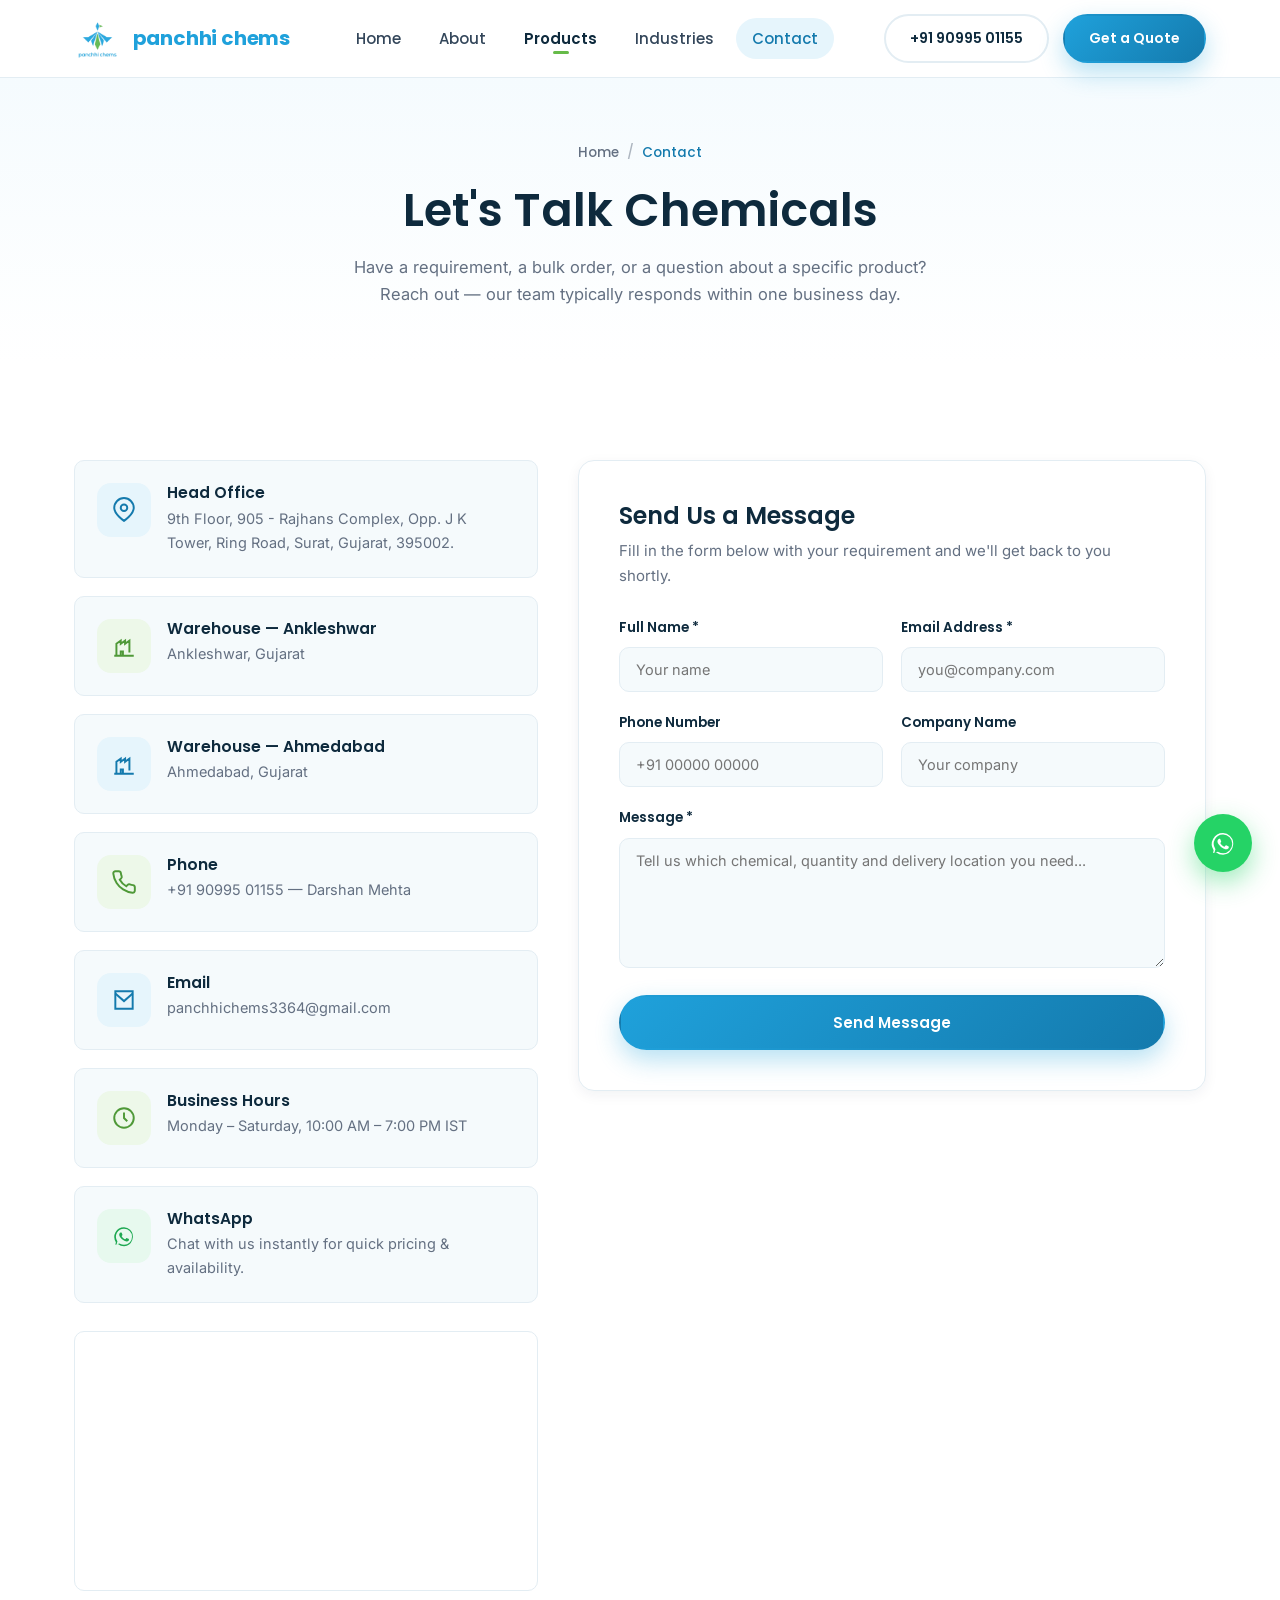
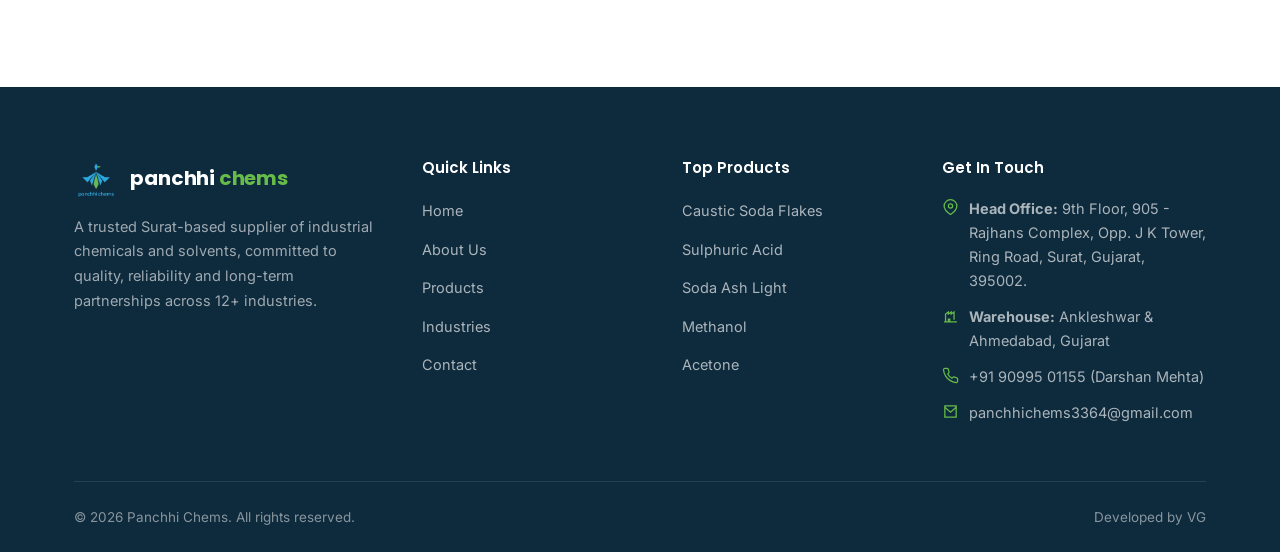
<file: contact/index.html>
<!DOCTYPE html>
<html lang="en">
<head>
<meta charset="UTF-8">
<meta name="viewport" content="width=device-width, initial-scale=1.0, maximum-scale=5.0, user-scalable=yes">
<title>Contact Us | Panchhi Chems</title>
<meta name="description" content="Get in touch with Panchhi Chems for chemical pricing, availability and bulk orders. Based in Rajhans Complex, Ring Road, Surat, Gujarat.">
<link rel="icon" href="/images/logo.png" type="image/png">
<link rel="preconnect" href="https://fonts.googleapis.com">
<link rel="preconnect" href="https://fonts.gstatic.com" crossorigin>
<link href="https://fonts.googleapis.com/css2?family=Inter:wght@400;500;600;700&family=Poppins:wght@500;600;700&display=swap" rel="stylesheet">
<link rel="stylesheet" href="/css/style.css">
</head>
<body>

<!-- ================= HEADER ================= -->
<header class="site-header">
  <div class="header-inner container">
    <a href="/" class="brand">
      <img src="/images/logo.png" alt="Panchhi Chems logo">
      <span class="brand-text">panchhi<span> chems</span></span>
    </a>
    <nav class="main-nav">
      <ul>
        <li><a href="/">Home</a></li>
        <li><a href="/about/">About</a></li>
        <li><a href="/products/">Products</a></li>
        <li><a href="/industries/">Industries</a></li>
        <li><a href="/contact/" class="active">Contact</a></li>
      </ul>
    </nav>
    <div class="header-actions">
      <a href="tel:+919099501155" class="btn btn-outline">+91 90995 01155</a>
      <a href="/contact/" class="btn btn-primary">Get a Quote</a>
      <button class="nav-toggle" aria-label="Toggle menu"><span></span><span></span><span></span></button>
    </div>
  </div>
</header>

<!-- ================= PAGE HEADER ================= -->
<section class="page-header">
  <div class="container">
    <div class="breadcrumb"><a href="/">Home</a><span class="sep">/</span><span class="current">Contact</span></div>
    <h1>Let's Talk Chemicals</h1>
    <p>Have a requirement, a bulk order, or a question about a specific product? Reach out — our team typically responds within one business day.</p>
  </div>
</section>

<!-- ================= CONTACT GRID ================= -->
<section class="section-pad">
  <div class="container contact-grid">

    <!-- Info column -->
    <div class="reveal">
      <div class="contact-info-list">
        <div class="contact-info-card">
          <div class="icon-box"><svg viewBox="0 0 24 24" fill="none" stroke="currentColor" stroke-width="1.8"><path d="M21 10c0 6-9 12-9 12s-9-6-9-12a9 9 0 0 1 18 0Z"/><circle cx="12" cy="10" r="3"/></svg></div>
          <div>
            <h3>Head Office</h3>
            <p>9th Floor, 905 - Rajhans Complex, Opp. J K Tower, Ring Road, Surat, Gujarat, 395002.</p>
          </div>
        </div>
        <div class="contact-info-card">
          <div class="icon-box alt"><svg viewBox="0 0 24 24" fill="none" stroke="currentColor" stroke-width="1.8"><path d="M3 21h18M5 21V10l4-3v3l4-3v3l4-3v11M9 21v-4h2v4"/></svg></div>
          <div>
            <h3>Warehouse — Ankleshwar</h3>
            <p>Ankleshwar, Gujarat</p>
          </div>
        </div>
        <div class="contact-info-card">
          <div class="icon-box"><svg viewBox="0 0 24 24" fill="none" stroke="currentColor" stroke-width="1.8"><path d="M3 21h18M5 21V10l4-3v3l4-3v3l4-3v11M9 21v-4h2v4"/></svg></div>
          <div>
            <h3>Warehouse — Ahmedabad</h3>
            <p>Ahmedabad, Gujarat</p>
          </div>
        </div>
        <div class="contact-info-card">
          <div class="icon-box alt"><svg viewBox="0 0 24 24" fill="none" stroke="currentColor" stroke-width="1.8"><path d="M22 16.92v3a2 2 0 0 1-2.18 2 19.8 19.8 0 0 1-8.63-3.07 19.5 19.5 0 0 1-6-6 19.8 19.8 0 0 1-3.07-8.67A2 2 0 0 1 4.11 2h3a2 2 0 0 1 2 1.72c.13.96.36 1.9.7 2.81a2 2 0 0 1-.45 2.11L8.09 9.91a16 16 0 0 0 6 6l1.27-1.27a2 2 0 0 1 2.11-.45c.9.34 1.85.57 2.81.7A2 2 0 0 1 22 16.92Z"/></svg></div>
          <div>
            <h3>Phone</h3>
            <p><a href="tel:+919099501155">+91 90995 01155</a> — Darshan Mehta</p>
          </div>
        </div>
        <div class="contact-info-card">
          <div class="icon-box"><svg viewBox="0 0 24 24" fill="none" stroke="currentColor" stroke-width="1.8"><path d="M4 4h16v16H4z" fill="none"/><path d="m4 6 8 7 8-7"/></svg></div>
          <div>
            <h3>Email</h3>
            <p><a href="mailto:panchhichems3364@gmail.com">panchhichems3364@gmail.com</a></p>
          </div>
        </div>
        <div class="contact-info-card">
          <div class="icon-box alt"><svg viewBox="0 0 24 24" fill="none" stroke="currentColor" stroke-width="1.8"><circle cx="12" cy="12" r="9"/><path d="M12 7v5l3 3"/></svg></div>
          <div>
            <h3>Business Hours</h3>
            <p>Monday – Saturday, 10:00 AM – 7:00 PM IST</p>
          </div>
        </div>
        <div class="contact-info-card">
          <div class="icon-box" style="background:#E7F9EE; color:#1DA851;">
            <svg viewBox="0 0 24 24" fill="currentColor" width="24" height="24"><path d="M17.6 6.32A8.86 8.86 0 0 0 12.05 4a8.9 8.9 0 0 0-7.55 13.75L4 20l2.35-.62a8.87 8.87 0 0 0 5.7 2.08h.01a8.9 8.9 0 0 0 5.54-15.14ZM12.06 20.13h-.01a7.4 7.4 0 0 1-3.77-1.03l-.27-.16-2.8.73.75-2.73-.18-.28a7.4 7.4 0 0 1 6.28-11.4 7.35 7.35 0 0 1 7.34 7.36 7.4 7.4 0 0 1-7.34 7.51Zm4.05-5.52c-.22-.11-1.3-.64-1.5-.72s-.35-.11-.5.11-.58.72-.71.87-.26.17-.48.06a6.1 6.1 0 0 1-1.79-1.1 6.7 6.7 0 0 1-1.24-1.54c-.13-.22 0-.34.1-.45.1-.1.22-.26.33-.39.11-.13.15-.22.22-.37a.4.4 0 0 1 0-.39c-.06-.11-.5-1.2-.68-1.65-.18-.43-.36-.37-.5-.38h-.43a.82.82 0 0 0-.59.28 2.5 2.5 0 0 0-.78 1.86 4.35 4.35 0 0 0 .91 2.3 9.98 9.98 0 0 0 3.83 3.39c.54.23.96.37 1.28.47a3.08 3.08 0 0 0 1.42.09c.43-.06 1.3-.53 1.49-1.04.18-.51.18-.95.13-1.04-.05-.1-.2-.16-.42-.27Z"/></svg>
          </div>
          <div>
            <h3>WhatsApp</h3>
            <p><a href="https://wa.me/919099501155?text=Hello%20Panchhi%20Chems%2C%20I%27m%20interested%20in%20your%20chemical%20products.%20Could%20you%20share%20more%20details%3F" target="_blank" rel="noopener">Chat with us instantly</a> for quick pricing &amp; availability.</p>
          </div>
        </div>
      </div>

      <div class="map-frame">
        <iframe
          src="https://www.google.com/maps?cid=3394927866953823101&output=embed"
          allowfullscreen="" loading="lazy" referrerpolicy="no-referrer-when-downgrade"
          title="Panchhi Chems location map">
        </iframe>
      </div>
    </div>

    <!-- Form column -->
    <div class="contact-form-panel reveal">
      <h2>Send Us a Message</h2>
      <p>Fill in the form below with your requirement and we'll get back to you shortly.</p>

      <div class="form-msg" id="formMsg"></div>

      <form id="contactForm" action="https://api.web3forms.com/submit" method="POST">
        <input type="hidden" name="access_key" value="d38e491f-fa81-4c72-9877-234603b3f2a9">
        <input type="hidden" name="subject" value="New Enquiry — Panchhi Chems Website">
        <input type="hidden" name="from_name" value="Panchhi Chems Website">
        <input type="checkbox" name="botcheck" style="display:none;" tabindex="-1" autocomplete="off">

        <div class="form-row">
          <div class="field">
            <label for="name">Full Name *</label>
            <input type="text" id="name" name="name" placeholder="Your name" required>
          </div>
          <div class="field">
            <label for="email">Email Address *</label>
            <input type="email" id="email" name="email" placeholder="you@company.com" required>
          </div>
        </div>

        <div class="form-row">
          <div class="field">
            <label for="phone">Phone Number</label>
            <input type="tel" id="phone" name="phone" placeholder="+91 00000 00000">
          </div>
          <div class="field">
            <label for="company">Company Name</label>
            <input type="text" id="company" name="company" placeholder="Your company">
          </div>
        </div>

        <div class="field">
          <label for="message">Message *</label>
          <textarea id="message" name="message" placeholder="Tell us which chemical, quantity and delivery location you need..." required></textarea>
        </div>

        <button type="submit" class="btn btn-primary btn-block">Send Message</button>
      </form>
    </div>

  </div>
</section>

<!-- ================= FOOTER ================= -->
<footer class="site-footer">
  <div class="container">
    <div class="footer-top">
      <div class="footer-brand">
        <a href="/" class="brand">
          <img src="/images/logo.png" alt="Panchhi Chems logo" style="height:40px;">
          <span class="brand-text">panchhi<span> chems</span></span>
        </a>
        <p>A trusted Surat-based supplier of industrial chemicals and solvents, committed to quality, reliability and long-term partnerships across 12+ industries.</p>
      </div>
      <div class="footer-col">
        <h4>Quick Links</h4>
        <ul>
          <li><a href="/">Home</a></li>
          <li><a href="/about/">About Us</a></li>
          <li><a href="/products/">Products</a></li>
          <li><a href="/industries/">Industries</a></li>
          <li><a href="/contact/">Contact</a></li>
        </ul>
      </div>
      <div class="footer-col">
        <h4>Top Products</h4>
        <ul>
          <li><a href="/products/">Caustic Soda Flakes</a></li>
          <li><a href="/products/">Sulphuric Acid</a></li>
          <li><a href="/products/">Soda Ash Light</a></li>
          <li><a href="/products/">Methanol</a></li>
          <li><a href="/products/">Acetone</a></li>
        </ul>
      </div>
      <div class="footer-col">
        <h4>Get In Touch</h4>
        <ul>
          <li class="contact-line">
            <svg viewBox="0 0 24 24" fill="none" stroke="currentColor" stroke-width="1.8"><path d="M21 10c0 6-9 12-9 12s-9-6-9-12a9 9 0 0 1 18 0Z"/><circle cx="12" cy="10" r="3"/></svg>
            <span><strong>Head Office:</strong> 9th Floor, 905 - Rajhans Complex, Opp. J K Tower, Ring Road, Surat, Gujarat, 395002.</span>
          </li>
          <li class="contact-line">
            <svg viewBox="0 0 24 24" fill="none" stroke="currentColor" stroke-width="1.8"><path d="M3 21h18M5 21V10l4-3v3l4-3v3l4-3v11M9 21v-4h2v4"/></svg>
            <span><strong>Warehouse:</strong> Ankleshwar &amp; Ahmedabad, Gujarat</span>
          </li>
          <li class="contact-line">
            <svg viewBox="0 0 24 24" fill="none" stroke="currentColor" stroke-width="1.8"><path d="M22 16.92v3a2 2 0 0 1-2.18 2 19.8 19.8 0 0 1-8.63-3.07 19.5 19.5 0 0 1-6-6 19.8 19.8 0 0 1-3.07-8.67A2 2 0 0 1 4.11 2h3a2 2 0 0 1 2 1.72c.13.96.36 1.9.7 2.81a2 2 0 0 1-.45 2.11L8.09 9.91a16 16 0 0 0 6 6l1.27-1.27a2 2 0 0 1 2.11-.45c.9.34 1.85.57 2.81.7A2 2 0 0 1 22 16.92Z"/></svg>
            <a href="tel:+919099501155">+91 90995 01155 (Darshan Mehta)</a>
          </li>
          <li class="contact-line">
            <svg viewBox="0 0 24 24" fill="none" stroke="currentColor" stroke-width="1.8"><path d="M4 4h16v16H4z" fill="none"/><path d="m4 6 8 7 8-7"/></svg>
            <a href="mailto:panchhichems3364@gmail.com">panchhichems3364@gmail.com</a>
          </li>
        </ul>
      </div>
    </div>
    <div class="footer-bottom">
      <span>&copy; <span id="year"></span> Panchhi Chems. All rights reserved.</span>
      <span>Developed by VG</span>
    </div>
  </div>
</footer>

<a href="https://wa.me/919099501155?text=Hello%20Panchhi%20Chems%2C%20I%27m%20interested%20in%20your%20chemical%20products.%20Could%20you%20share%20more%20details%3F" target="_blank" rel="noopener" class="whatsapp-float" aria-label="Chat with us on WhatsApp">
  <svg viewBox="0 0 24 24" fill="currentColor"><path d="M17.6 6.32A8.86 8.86 0 0 0 12.05 4a8.9 8.9 0 0 0-7.55 13.75L4 20l2.35-.62a8.87 8.87 0 0 0 5.7 2.08h.01a8.9 8.9 0 0 0 5.54-15.14ZM12.06 20.13h-.01a7.4 7.4 0 0 1-3.77-1.03l-.27-.16-2.8.73.75-2.73-.18-.28a7.4 7.4 0 0 1 6.28-11.4 7.35 7.35 0 0 1 7.34 7.36 7.4 7.4 0 0 1-7.34 7.51Zm4.05-5.52c-.22-.11-1.3-.64-1.5-.72s-.35-.11-.5.11-.58.72-.71.87-.26.17-.48.06a6.1 6.1 0 0 1-1.79-1.1 6.7 6.7 0 0 1-1.24-1.54c-.13-.22 0-.34.1-.45.1-.1.22-.26.33-.39.11-.13.15-.22.22-.37a.4.4 0 0 1 0-.39c-.06-.11-.5-1.2-.68-1.65-.18-.43-.36-.37-.5-.38h-.43a.82.82 0 0 0-.59.28 2.5 2.5 0 0 0-.78 1.86 4.35 4.35 0 0 0 .91 2.3 9.98 9.98 0 0 0 3.83 3.39c.54.23.96.37 1.28.47a3.08 3.08 0 0 0 1.42.09c.43-.06 1.3-.53 1.49-1.04.18-.51.18-.95.13-1.04-.05-.1-.2-.16-.42-.27Z"/></svg>
  <span class="whatsapp-tip">Chat on WhatsApp</span>
</a>

<button class="back-top" aria-label="Back to top">
  <svg width="18" height="18" viewBox="0 0 24 24" fill="none" stroke="currentColor" stroke-width="2.4"><path d="m18 15-6-6-6 6"/></svg>
</button>

<script src="/js/script.js"></script>
</body>
</html>
</file>
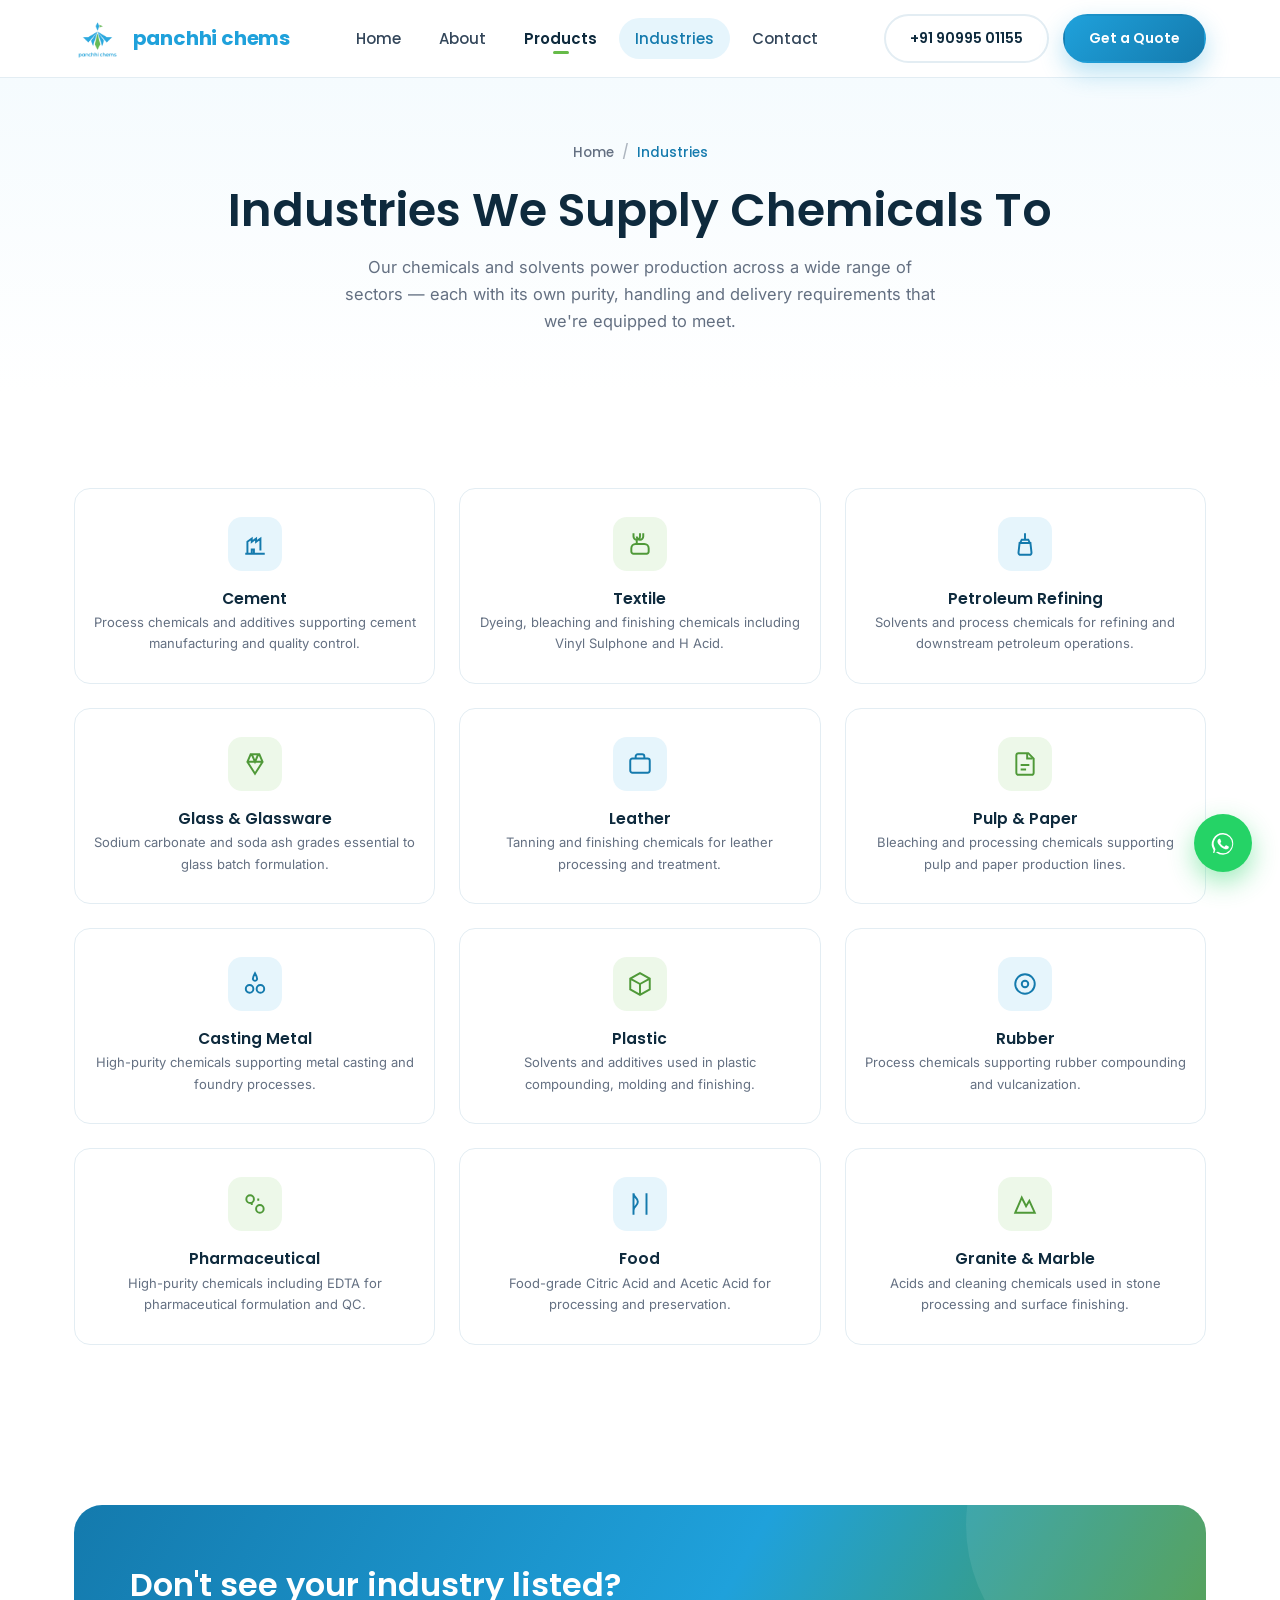
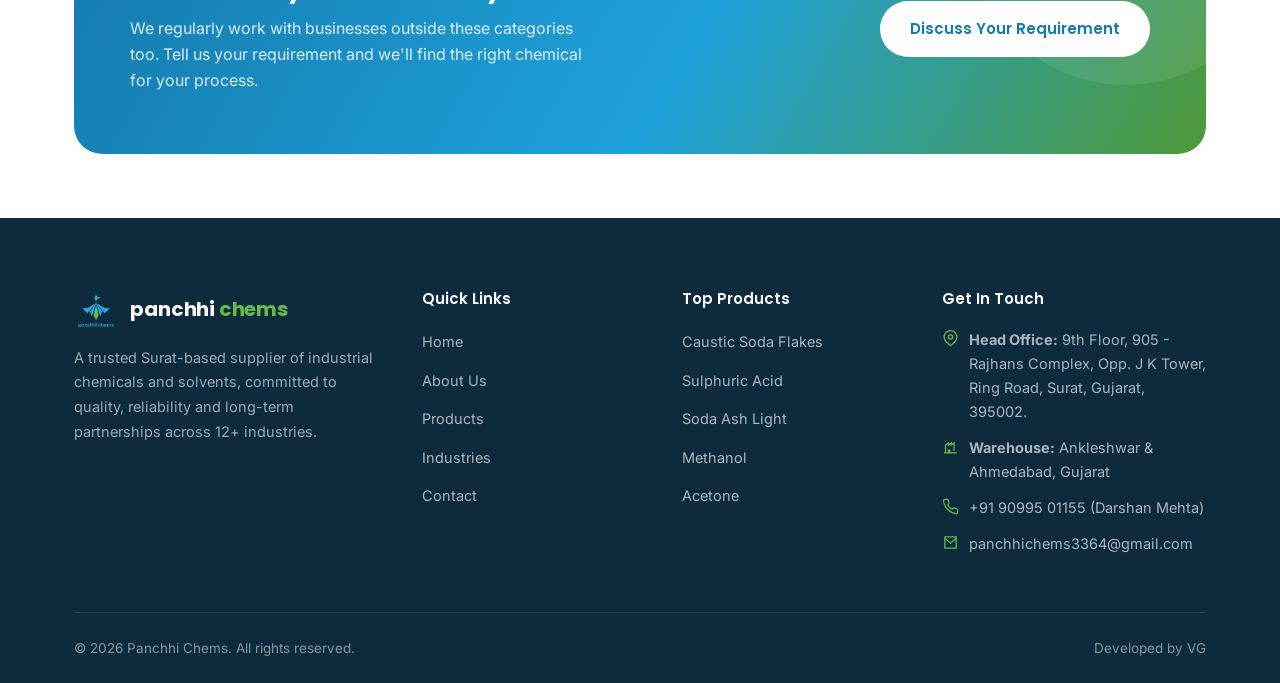
<file: industries/index.html>
<!DOCTYPE html>
<html lang="en">
<head>
<meta charset="UTF-8">
<meta name="viewport" content="width=device-width, initial-scale=1.0, maximum-scale=5.0, user-scalable=yes">
<title>Industries We Serve | Panchhi Chems</title>
<meta name="description" content="Panchhi Chems supplies industrial chemicals to cement, textile, petroleum refining, glass, leather, pulp & paper, casting metal, plastic, rubber, pharmaceutical, food and granite & marble industries.">
<link rel="icon" href="/images/logo.png" type="image/png">
<link rel="preconnect" href="https://fonts.googleapis.com">
<link rel="preconnect" href="https://fonts.gstatic.com" crossorigin>
<link href="https://fonts.googleapis.com/css2?family=Inter:wght@400;500;600;700&family=Poppins:wght@500;600;700&display=swap" rel="stylesheet">
<link rel="stylesheet" href="/css/style.css">
</head>
<body>

<!-- ================= HEADER ================= -->
<header class="site-header">
  <div class="header-inner container">
    <a href="/" class="brand">
      <img src="/images/logo.png" alt="Panchhi Chems logo">
      <span class="brand-text">panchhi<span> chems</span></span>
    </a>
    <nav class="main-nav">
      <ul>
        <li><a href="/">Home</a></li>
        <li><a href="/about/">About</a></li>
        <li><a href="/products/">Products</a></li>
        <li><a href="/industries/" class="active">Industries</a></li>
        <li><a href="/contact/">Contact</a></li>
      </ul>
    </nav>
    <div class="header-actions">
      <a href="tel:+919099501155" class="btn btn-outline">+91 90995 01155</a>
      <a href="/contact/" class="btn btn-primary">Get a Quote</a>
      <button class="nav-toggle" aria-label="Toggle menu"><span></span><span></span><span></span></button>
    </div>
  </div>
</header>

<!-- ================= PAGE HEADER ================= -->
<section class="page-header">
  <div class="container">
    <div class="breadcrumb"><a href="/">Home</a><span class="sep">/</span><span class="current">Industries</span></div>
    <h1>Industries We Supply Chemicals To</h1>
    <p>Our chemicals and solvents power production across a wide range of sectors — each with its own purity, handling and delivery requirements that we're equipped to meet.</p>
  </div>
</section>

<!-- ================= INDUSTRIES GRID ================= -->
<section class="section-pad">
  <div class="container">
    <div class="grid grid-3">

      <div class="card industry-card reveal">
        <div class="icon-box"><svg viewBox="0 0 24 24" fill="none" stroke="currentColor" stroke-width="1.8"><path d="M3 21h18M5 21V10l4-3v3l4-3v3l4-3v11M9 21v-4h2v4"/></svg></div>
        <h3>Cement</h3>
        <p>Process chemicals and additives supporting cement manufacturing and quality control.</p>
      </div>

      <div class="card industry-card reveal">
        <div class="icon-box alt"><svg viewBox="0 0 24 24" fill="none" stroke="currentColor" stroke-width="1.8"><path d="M6 2v3a3 3 0 0 0 3 3 3 3 0 0 0 3-3V2M9 8v3M15 2v3a3 3 0 0 1-6 0M18 21H6a2 2 0 0 1-2-2v-3a4 4 0 0 1 4-4h8a4 4 0 0 1 4 4v3a2 2 0 0 1-2 2Z"/></svg></div>
        <h3>Textile</h3>
        <p>Dyeing, bleaching and finishing chemicals including Vinyl Sulphone and H Acid.</p>
      </div>

      <div class="card industry-card reveal">
        <div class="icon-box"><svg viewBox="0 0 24 24" fill="none" stroke="currentColor" stroke-width="1.8"><path d="M12 2v6M9 8h6l1.5 3H7.5L9 8ZM7 11h10l1 9a2 2 0 0 1-2 2H8a2 2 0 0 1-2-2l1-9Z"/></svg></div>
        <h3>Petroleum Refining</h3>
        <p>Solvents and process chemicals for refining and downstream petroleum operations.</p>
      </div>

      <div class="card industry-card reveal">
        <div class="icon-box alt"><svg viewBox="0 0 24 24" fill="none" stroke="currentColor" stroke-width="1.8"><path d="M8 3h8l3 7-7 11L5 10l3-7ZM5 10h14M9 3l3 7 3-7"/></svg></div>
        <h3>Glass &amp; Glassware</h3>
        <p>Sodium carbonate and soda ash grades essential to glass batch formulation.</p>
      </div>

      <div class="card industry-card reveal">
        <div class="icon-box"><svg viewBox="0 0 24 24" fill="none" stroke="currentColor" stroke-width="1.8"><rect x="3" y="7" width="18" height="13" rx="2"/><path d="M8 7V5a2 2 0 0 1 2-2h4a2 2 0 0 1 2 2v2"/></svg></div>
        <h3>Leather</h3>
        <p>Tanning and finishing chemicals for leather processing and treatment.</p>
      </div>

      <div class="card industry-card reveal">
        <div class="icon-box alt"><svg viewBox="0 0 24 24" fill="none" stroke="currentColor" stroke-width="1.8"><path d="M6 2h9l5 5v13a2 2 0 0 1-2 2H6a2 2 0 0 1-2-2V4a2 2 0 0 1 2-2Z"/><path d="M14 2v5h5M8 13h8M8 17h5"/></svg></div>
        <h3>Pulp &amp; Paper</h3>
        <p>Bleaching and processing chemicals supporting pulp and paper production lines.</p>
      </div>

      <div class="card industry-card reveal">
        <div class="icon-box"><svg viewBox="0 0 24 24" fill="none" stroke="currentColor" stroke-width="1.8"><path d="M12 2c1.5 2.5 2 4 2 5.5A2 2 0 0 1 12 9a2 2 0 0 1-2-1.5C10 6 10.5 4.5 12 2ZM7 13c2 0 3.5 1.5 3.5 3.5S9 20 7 20s-3.5-1.5-3.5-3.5S5 13 7 13ZM17 13c2 0 3.5 1.5 3.5 3.5S19 20 17 20s-3.5-1.5-3.5-3.5S15 13 17 13Z"/></svg></div>
        <h3>Casting Metal</h3>
        <p>High-purity chemicals supporting metal casting and foundry processes.</p>
      </div>

      <div class="card industry-card reveal">
        <div class="icon-box alt"><svg viewBox="0 0 24 24" fill="none" stroke="currentColor" stroke-width="1.8"><path d="M12 2 3 7v10l9 5 9-5V7l-9-5ZM3 7l9 5 9-5M12 12v10"/></svg></div>
        <h3>Plastic</h3>
        <p>Solvents and additives used in plastic compounding, molding and finishing.</p>
      </div>

      <div class="card industry-card reveal">
        <div class="icon-box"><svg viewBox="0 0 24 24" fill="none" stroke="currentColor" stroke-width="1.8"><circle cx="12" cy="12" r="9"/><circle cx="12" cy="12" r="3"/></svg></div>
        <h3>Rubber</h3>
        <p>Process chemicals supporting rubber compounding and vulcanization.</p>
      </div>

      <div class="card industry-card reveal">
        <div class="icon-box alt"><svg viewBox="0 0 24 24" fill="none" stroke="currentColor" stroke-width="1.8"><rect x="4" y="4" width="7" height="7" rx="3.5"/><rect x="13" y="13" width="7" height="7" rx="3.5"/><path d="M9 11v2M15 9V7"/></svg></div>
        <h3>Pharmaceutical</h3>
        <p>High-purity chemicals including EDTA for pharmaceutical formulation and QC.</p>
      </div>

      <div class="card industry-card reveal">
        <div class="icon-box"><svg viewBox="0 0 24 24" fill="none" stroke="currentColor" stroke-width="1.8"><path d="M6 2v20M6 2c0 4 4 4 4 8s-4 4-4 8M18 2v20"/></svg></div>
        <h3>Food</h3>
        <p>Food-grade Citric Acid and Acetic Acid for processing and preservation.</p>
      </div>

      <div class="card industry-card reveal">
        <div class="icon-box alt"><svg viewBox="0 0 24 24" fill="none" stroke="currentColor" stroke-width="1.8"><path d="M3 20 9 6l4 8 3-5 5 11H3Z"/></svg></div>
        <h3>Granite &amp; Marble</h3>
        <p>Acids and cleaning chemicals used in stone processing and surface finishing.</p>
      </div>

    </div>
  </div>
</section>

<!-- ================= CTA BAND ================= -->
<section class="section-pad-sm">
  <div class="container">
    <div class="cta-band reveal">
      <div>
        <h2>Don't see your industry listed?</h2>
        <p>We regularly work with businesses outside these categories too. Tell us your requirement and we'll find the right chemical for your process.</p>
      </div>
      <div class="cta-actions">
        <a href="/contact/" class="btn btn-light">Discuss Your Requirement</a>
      </div>
    </div>
  </div>
</section>

<!-- ================= FOOTER ================= -->
<footer class="site-footer">
  <div class="container">
    <div class="footer-top">
      <div class="footer-brand">
        <a href="/" class="brand">
          <img src="/images/logo.png" alt="Panchhi Chems logo" style="height:40px;">
          <span class="brand-text">panchhi<span> chems</span></span>
        </a>
        <p>A trusted Surat-based supplier of industrial chemicals and solvents, committed to quality, reliability and long-term partnerships across 12+ industries.</p>
      </div>
      <div class="footer-col">
        <h4>Quick Links</h4>
        <ul>
          <li><a href="/">Home</a></li>
          <li><a href="/about/">About Us</a></li>
          <li><a href="/products/">Products</a></li>
          <li><a href="/industries/">Industries</a></li>
          <li><a href="/contact/">Contact</a></li>
        </ul>
      </div>
      <div class="footer-col">
        <h4>Top Products</h4>
        <ul>
          <li><a href="/products/">Caustic Soda Flakes</a></li>
          <li><a href="/products/">Sulphuric Acid</a></li>
          <li><a href="/products/">Soda Ash Light</a></li>
          <li><a href="/products/">Methanol</a></li>
          <li><a href="/products/">Acetone</a></li>
        </ul>
      </div>
      <div class="footer-col">
        <h4>Get In Touch</h4>
        <ul>
          <li class="contact-line">
            <svg viewBox="0 0 24 24" fill="none" stroke="currentColor" stroke-width="1.8"><path d="M21 10c0 6-9 12-9 12s-9-6-9-12a9 9 0 0 1 18 0Z"/><circle cx="12" cy="10" r="3"/></svg>
            <span><strong>Head Office:</strong> 9th Floor, 905 - Rajhans Complex, Opp. J K Tower, Ring Road, Surat, Gujarat, 395002.</span>
          </li>
          <li class="contact-line">
            <svg viewBox="0 0 24 24" fill="none" stroke="currentColor" stroke-width="1.8"><path d="M3 21h18M5 21V10l4-3v3l4-3v3l4-3v11M9 21v-4h2v4"/></svg>
            <span><strong>Warehouse:</strong> Ankleshwar &amp; Ahmedabad, Gujarat</span>
          </li>
          <li class="contact-line">
            <svg viewBox="0 0 24 24" fill="none" stroke="currentColor" stroke-width="1.8"><path d="M22 16.92v3a2 2 0 0 1-2.18 2 19.8 19.8 0 0 1-8.63-3.07 19.5 19.5 0 0 1-6-6 19.8 19.8 0 0 1-3.07-8.67A2 2 0 0 1 4.11 2h3a2 2 0 0 1 2 1.72c.13.96.36 1.9.7 2.81a2 2 0 0 1-.45 2.11L8.09 9.91a16 16 0 0 0 6 6l1.27-1.27a2 2 0 0 1 2.11-.45c.9.34 1.85.57 2.81.7A2 2 0 0 1 22 16.92Z"/></svg>
            <a href="tel:+919099501155">+91 90995 01155 (Darshan Mehta)</a>
          </li>
          <li class="contact-line">
            <svg viewBox="0 0 24 24" fill="none" stroke="currentColor" stroke-width="1.8"><path d="M4 4h16v16H4z" fill="none"/><path d="m4 6 8 7 8-7"/></svg>
            <a href="mailto:panchhichems3364@gmail.com">panchhichems3364@gmail.com</a>
          </li>
        </ul>
      </div>
    </div>
    <div class="footer-bottom">
      <span>&copy; <span id="year"></span> Panchhi Chems. All rights reserved.</span>
      <span>Developed by VG</span>
    </div>
  </div>
</footer>

<a href="https://wa.me/919099501155?text=Hello%20Panchhi%20Chems%2C%20I%27m%20interested%20in%20your%20chemical%20products.%20Could%20you%20share%20more%20details%3F" target="_blank" rel="noopener" class="whatsapp-float" aria-label="Chat with us on WhatsApp">
  <svg viewBox="0 0 24 24" fill="currentColor"><path d="M17.6 6.32A8.86 8.86 0 0 0 12.05 4a8.9 8.9 0 0 0-7.55 13.75L4 20l2.35-.62a8.87 8.87 0 0 0 5.7 2.08h.01a8.9 8.9 0 0 0 5.54-15.14ZM12.06 20.13h-.01a7.4 7.4 0 0 1-3.77-1.03l-.27-.16-2.8.73.75-2.73-.18-.28a7.4 7.4 0 0 1 6.28-11.4 7.35 7.35 0 0 1 7.34 7.36 7.4 7.4 0 0 1-7.34 7.51Zm4.05-5.52c-.22-.11-1.3-.64-1.5-.72s-.35-.11-.5.11-.58.72-.71.87-.26.17-.48.06a6.1 6.1 0 0 1-1.79-1.1 6.7 6.7 0 0 1-1.24-1.54c-.13-.22 0-.34.1-.45.1-.1.22-.26.33-.39.11-.13.15-.22.22-.37a.4.4 0 0 1 0-.39c-.06-.11-.5-1.2-.68-1.65-.18-.43-.36-.37-.5-.38h-.43a.82.82 0 0 0-.59.28 2.5 2.5 0 0 0-.78 1.86 4.35 4.35 0 0 0 .91 2.3 9.98 9.98 0 0 0 3.83 3.39c.54.23.96.37 1.28.47a3.08 3.08 0 0 0 1.42.09c.43-.06 1.3-.53 1.49-1.04.18-.51.18-.95.13-1.04-.05-.1-.2-.16-.42-.27Z"/></svg>
  <span class="whatsapp-tip">Chat on WhatsApp</span>
</a>

<button class="back-top" aria-label="Back to top">
  <svg width="18" height="18" viewBox="0 0 24 24" fill="none" stroke="currentColor" stroke-width="2.4"><path d="m18 15-6-6-6 6"/></svg>
</button>

<script src="/js/script.js"></script>
</body>
</html>
</file>
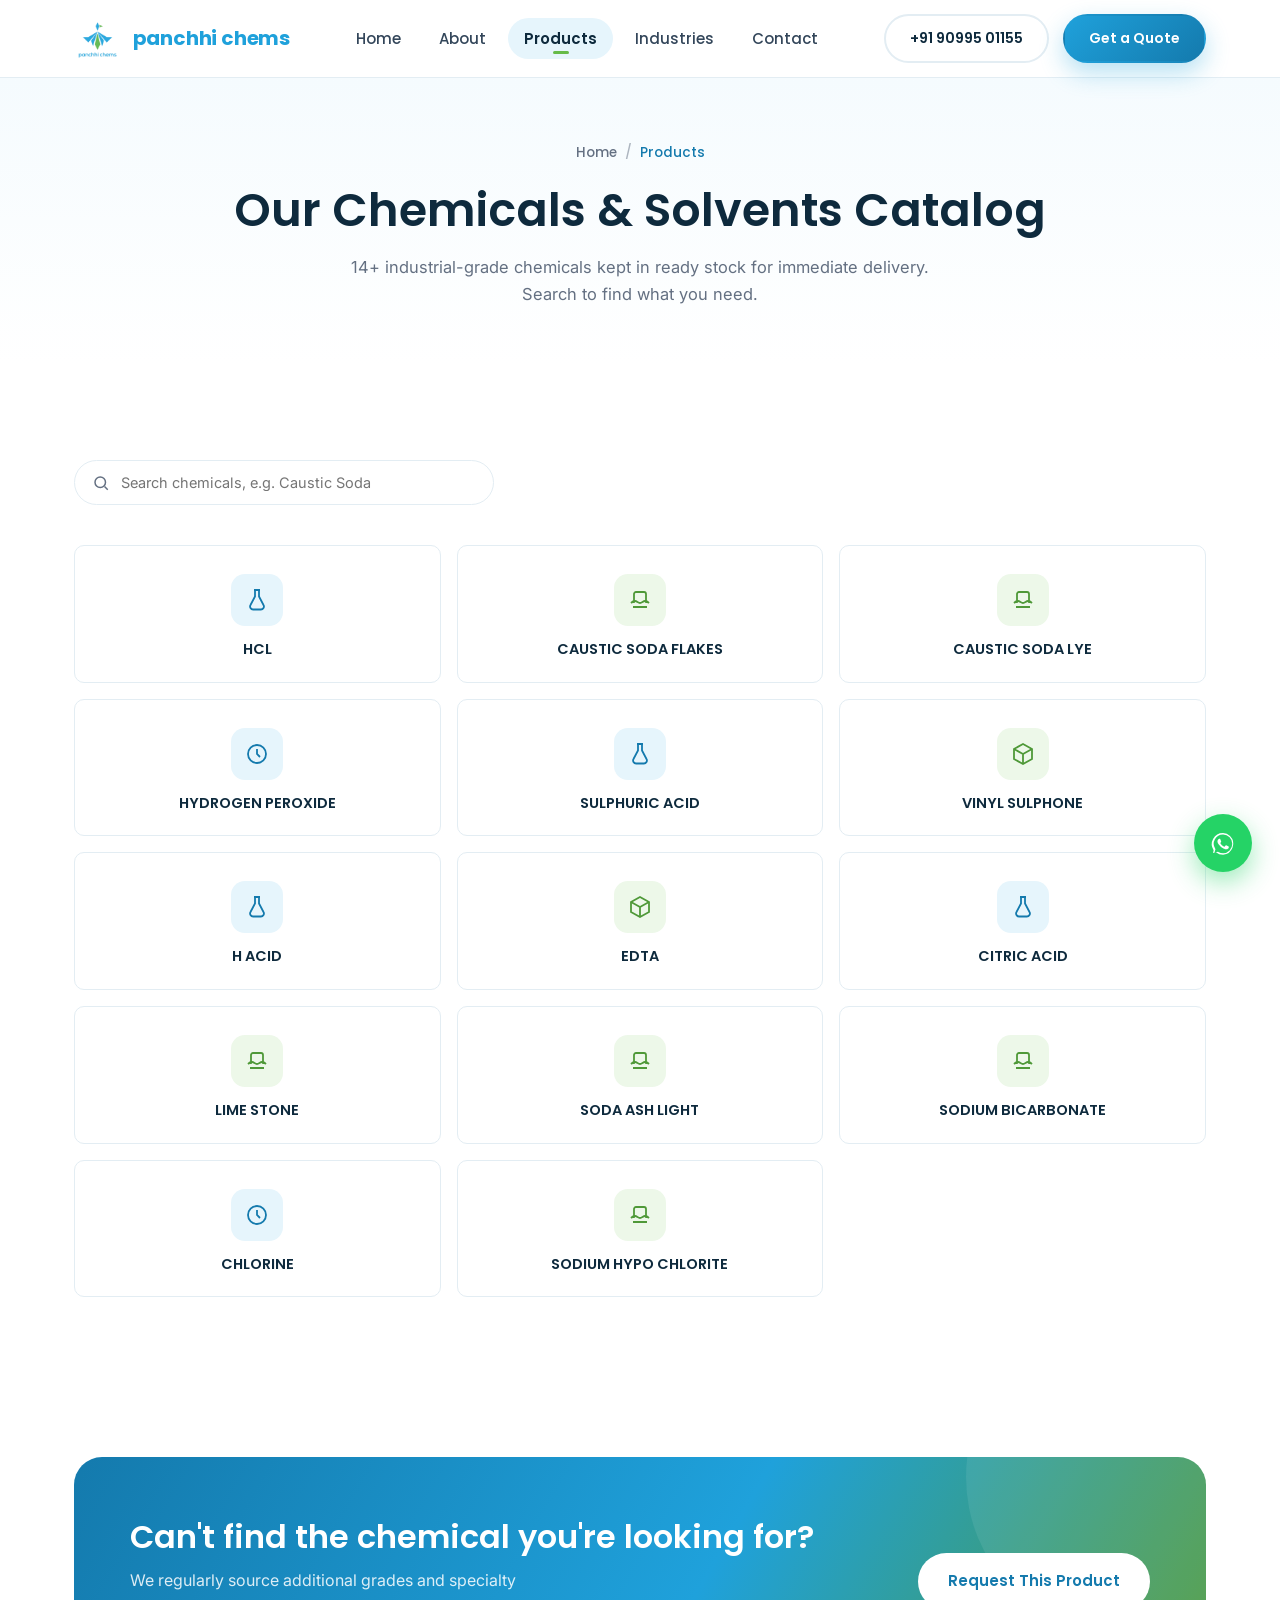
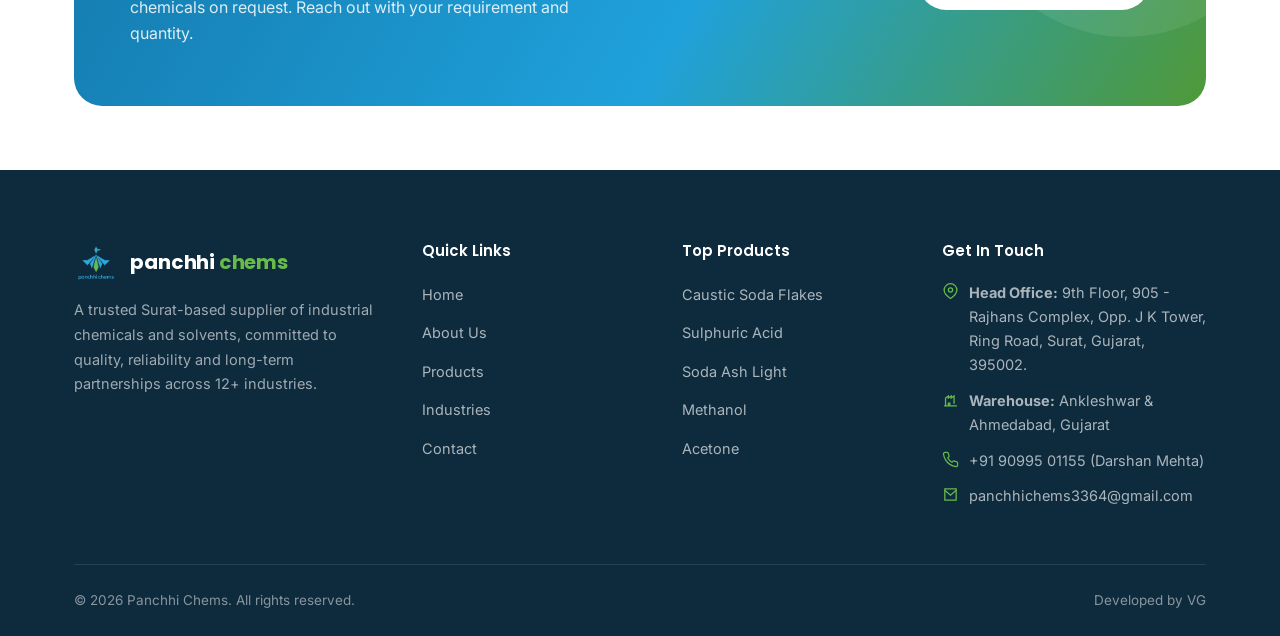
<file: products/index.html>
<!DOCTYPE html>
<html lang="en">
<head>
<meta charset="UTF-8">
<meta name="viewport" content="width=device-width, initial-scale=1.0, maximum-scale=5.0, user-scalable=yes">
<title>Products | Panchhi Chems — Chemicals &amp; Solvents</title>
<meta name="description" content="Browse Panchhi Chems' full catalog of industrial chemicals and solvents — acids, alkalis, solvents and specialty chemicals — all kept in ready stock.">
<link rel="icon" href="/images/logo.png" type="image/png">
<link rel="preconnect" href="https://fonts.googleapis.com">
<link rel="preconnect" href="https://fonts.gstatic.com" crossorigin>
<link href="https://fonts.googleapis.com/css2?family=Inter:wght@400;500;600;700&family=Poppins:wght@500;600;700&display=swap" rel="stylesheet">
<link rel="stylesheet" href="/css/style.css">
</head>
<body>

<!-- ================= HEADER ================= -->
<header class="site-header">
  <div class="header-inner container">
    <a href="/" class="brand">
      <img src="/images/logo.png" alt="Panchhi Chems logo">
      <span class="brand-text">panchhi<span> chems</span></span>
    </a>
    <nav class="main-nav">
      <ul>
        <li><a href="/">Home</a></li>
        <li><a href="/about/">About</a></li>
        <li><a href="/products/" class="active">Products</a></li>
        <li><a href="/industries/">Industries</a></li>
        <li><a href="/contact/">Contact</a></li>
      </ul>
    </nav>
    <div class="header-actions">
      <a href="tel:+919099501155" class="btn btn-outline">+91 90995 01155</a>
      <a href="/contact/" class="btn btn-primary">Get a Quote</a>
      <button class="nav-toggle" aria-label="Toggle menu"><span></span><span></span><span></span></button>
    </div>
  </div>
</header>

<!-- ================= PAGE HEADER ================= -->
<section class="page-header">
  <div class="container">
    <div class="breadcrumb"><a href="/">Home</a><span class="sep">/</span><span class="current">Products</span></div>
    <h1>Our Chemicals &amp; Solvents Catalog</h1>
    <p>14+ industrial-grade chemicals kept in ready stock for immediate delivery. Search to find what you need.</p>
  </div>
</section>

<!-- ================= PRODUCTS ================= -->
<section class="section-pad">
  <div class="container">

    <div class="products-toolbar reveal">
      <div class="search-box">
        <svg viewBox="0 0 24 24" fill="none" stroke="currentColor" stroke-width="2"><circle cx="11" cy="11" r="7"/><path d="m21 21-4.3-4.3"/></svg>
        <input type="text" id="productSearch" placeholder="Search chemicals, e.g. Caustic Soda">
      </div>
    </div>

    <div class="product-grid">
      <a class="product-chip" data-name="hcl" href="https://wa.me/919099501155?text=Hello%20Panchhi%20Chems%2C%20I'm%20interested%20in%20HCL.%20Could%20you%20share%20more%20details%20and%20pricing%3F" target="_blank" rel="noopener"><div class="pc-icon blue">
        <svg viewBox="0 0 24 24" fill="none" stroke="currentColor" stroke-width="1.8"><path d="M9 2h6M10 2v6.5L5.5 17a3 3 0 0 0 2.6 4.5h7.8a3 3 0 0 0 2.6-4.5L14 8.5V2"/></svg>
      </div><span>HCL</span></a>
      <a class="product-chip" data-name="caustic soda flakes" href="https://wa.me/919099501155?text=Hello%20Panchhi%20Chems%2C%20I'm%20interested%20in%20CAUSTIC%20SODA%20FLAKES.%20Could%20you%20share%20more%20details%20and%20pricing%3F" target="_blank" rel="noopener"><div class="pc-icon">
        <svg viewBox="0 0 24 24" fill="none" stroke="currentColor" stroke-width="1.8"><path d="M3 15s2-2 4-2 3 2 5 2 3-2 5-2 4 2 4 2M5 19h14M6 15V6a2 2 0 0 1 2-2h8a2 2 0 0 1 2 2v9"/></svg>
      </div><span>CAUSTIC SODA FLAKES</span></a>
      <a class="product-chip" data-name="caustic soda lye" href="https://wa.me/919099501155?text=Hello%20Panchhi%20Chems%2C%20I'm%20interested%20in%20CAUSTIC%20SODA%20LYE.%20Could%20you%20share%20more%20details%20and%20pricing%3F" target="_blank" rel="noopener"><div class="pc-icon">
        <svg viewBox="0 0 24 24" fill="none" stroke="currentColor" stroke-width="1.8"><path d="M3 15s2-2 4-2 3 2 5 2 3-2 5-2 4 2 4 2M5 19h14M6 15V6a2 2 0 0 1 2-2h8a2 2 0 0 1 2 2v9"/></svg>
      </div><span>CAUSTIC SODA LYE</span></a>
      <a class="product-chip" data-name="hydrogen peroxide" href="https://wa.me/919099501155?text=Hello%20Panchhi%20Chems%2C%20I'm%20interested%20in%20HYDROGEN%20PEROXIDE.%20Could%20you%20share%20more%20details%20and%20pricing%3F" target="_blank" rel="noopener"><div class="pc-icon blue">
        <svg viewBox="0 0 24 24" fill="none" stroke="currentColor" stroke-width="1.8"><circle cx="12" cy="12" r="9"/><path d="M12 7v5l3 3"/></svg>
      </div><span>HYDROGEN PEROXIDE</span></a>
      <a class="product-chip" data-name="sulphuric acid" href="https://wa.me/919099501155?text=Hello%20Panchhi%20Chems%2C%20I'm%20interested%20in%20SULPHURIC%20ACID.%20Could%20you%20share%20more%20details%20and%20pricing%3F" target="_blank" rel="noopener"><div class="pc-icon blue">
        <svg viewBox="0 0 24 24" fill="none" stroke="currentColor" stroke-width="1.8"><path d="M9 2h6M10 2v6.5L5.5 17a3 3 0 0 0 2.6 4.5h7.8a3 3 0 0 0 2.6-4.5L14 8.5V2"/></svg>
      </div><span>SULPHURIC ACID</span></a>
      <a class="product-chip" data-name="vinyl sulphone" href="https://wa.me/919099501155?text=Hello%20Panchhi%20Chems%2C%20I'm%20interested%20in%20VINYL%20SULPHONE.%20Could%20you%20share%20more%20details%20and%20pricing%3F" target="_blank" rel="noopener"><div class="pc-icon">
        <svg viewBox="0 0 24 24" fill="none" stroke="currentColor" stroke-width="1.8"><path d="M12 2 3 7v10l9 5 9-5V7l-9-5Z"/><path d="M3 7l9 5 9-5M12 12v10"/></svg>
      </div><span>VINYL SULPHONE</span></a>
      <a class="product-chip" data-name="h acid" href="https://wa.me/919099501155?text=Hello%20Panchhi%20Chems%2C%20I'm%20interested%20in%20H%20ACID.%20Could%20you%20share%20more%20details%20and%20pricing%3F" target="_blank" rel="noopener"><div class="pc-icon blue">
        <svg viewBox="0 0 24 24" fill="none" stroke="currentColor" stroke-width="1.8"><path d="M9 2h6M10 2v6.5L5.5 17a3 3 0 0 0 2.6 4.5h7.8a3 3 0 0 0 2.6-4.5L14 8.5V2"/></svg>
      </div><span>H ACID</span></a>
      <a class="product-chip" data-name="edta" href="https://wa.me/919099501155?text=Hello%20Panchhi%20Chems%2C%20I'm%20interested%20in%20EDTA.%20Could%20you%20share%20more%20details%20and%20pricing%3F" target="_blank" rel="noopener"><div class="pc-icon">
        <svg viewBox="0 0 24 24" fill="none" stroke="currentColor" stroke-width="1.8"><path d="M12 2 3 7v10l9 5 9-5V7l-9-5Z"/><path d="M3 7l9 5 9-5M12 12v10"/></svg>
      </div><span>EDTA</span></a>
      <a class="product-chip" data-name="citric acid" href="https://wa.me/919099501155?text=Hello%20Panchhi%20Chems%2C%20I'm%20interested%20in%20CITRIC%20ACID.%20Could%20you%20share%20more%20details%20and%20pricing%3F" target="_blank" rel="noopener"><div class="pc-icon blue">
        <svg viewBox="0 0 24 24" fill="none" stroke="currentColor" stroke-width="1.8"><path d="M9 2h6M10 2v6.5L5.5 17a3 3 0 0 0 2.6 4.5h7.8a3 3 0 0 0 2.6-4.5L14 8.5V2"/></svg>
      </div><span>CITRIC ACID</span></a>
      <a class="product-chip" data-name="lime stone" href="https://wa.me/919099501155?text=Hello%20Panchhi%20Chems%2C%20I'm%20interested%20in%20LIME%20STONE.%20Could%20you%20share%20more%20details%20and%20pricing%3F" target="_blank" rel="noopener"><div class="pc-icon">
        <svg viewBox="0 0 24 24" fill="none" stroke="currentColor" stroke-width="1.8"><path d="M3 15s2-2 4-2 3 2 5 2 3-2 5-2 4 2 4 2M5 19h14M6 15V6a2 2 0 0 1 2-2h8a2 2 0 0 1 2 2v9"/></svg>
      </div><span>LIME STONE</span></a>
      <a class="product-chip" data-name="soda ash light" href="https://wa.me/919099501155?text=Hello%20Panchhi%20Chems%2C%20I'm%20interested%20in%20SODA%20ASH%20LIGHT.%20Could%20you%20share%20more%20details%20and%20pricing%3F" target="_blank" rel="noopener"><div class="pc-icon">
        <svg viewBox="0 0 24 24" fill="none" stroke="currentColor" stroke-width="1.8"><path d="M3 15s2-2 4-2 3 2 5 2 3-2 5-2 4 2 4 2M5 19h14M6 15V6a2 2 0 0 1 2-2h8a2 2 0 0 1 2 2v9"/></svg>
      </div><span>SODA ASH LIGHT</span></a>
      <a class="product-chip" data-name="sodium bicarbonate" href="https://wa.me/919099501155?text=Hello%20Panchhi%20Chems%2C%20I'm%20interested%20in%20SODIUM%20BICARBONATE.%20Could%20you%20share%20more%20details%20and%20pricing%3F" target="_blank" rel="noopener"><div class="pc-icon">
        <svg viewBox="0 0 24 24" fill="none" stroke="currentColor" stroke-width="1.8"><path d="M3 15s2-2 4-2 3 2 5 2 3-2 5-2 4 2 4 2M5 19h14M6 15V6a2 2 0 0 1 2-2h8a2 2 0 0 1 2 2v9"/></svg>
      </div><span>SODIUM BICARBONATE</span></a>
      <a class="product-chip" data-name="chlorine" href="https://wa.me/919099501155?text=Hello%20Panchhi%20Chems%2C%20I'm%20interested%20in%20CHLORINE.%20Could%20you%20share%20more%20details%20and%20pricing%3F" target="_blank" rel="noopener"><div class="pc-icon blue">
        <svg viewBox="0 0 24 24" fill="none" stroke="currentColor" stroke-width="1.8"><circle cx="12" cy="12" r="9"/><path d="M12 7v5l3 3"/></svg>
      </div><span>CHLORINE</span></a>
      <a class="product-chip" data-name="sodium hypo chlorite" href="https://wa.me/919099501155?text=Hello%20Panchhi%20Chems%2C%20I'm%20interested%20in%20SODIUM%20HYPO%20CHLORITE.%20Could%20you%20share%20more%20details%20and%20pricing%3F" target="_blank" rel="noopener"><div class="pc-icon">
        <svg viewBox="0 0 24 24" fill="none" stroke="currentColor" stroke-width="1.8"><path d="M3 15s2-2 4-2 3 2 5 2 3-2 5-2 4 2 4 2M5 19h14M6 15V6a2 2 0 0 1 2-2h8a2 2 0 0 1 2 2v9"/></svg>
      </div><span>SODIUM HYPO CHLORITE</span></a>
    </div>

    <div class="no-results" id="noResults">
      <h3 style="margin-bottom:8px;">No products found</h3>
      <p>Try a different search term.</p>
    </div>

  </div>
</section>

<!-- ================= CTA BAND ================= -->
<section class="section-pad-sm">
  <div class="container">
    <div class="cta-band reveal">
      <div>
        <h2>Can't find the chemical you're looking for?</h2>
        <p>We regularly source additional grades and specialty chemicals on request. Reach out with your requirement and quantity.</p>
      </div>
      <div class="cta-actions">
        <a href="/contact/" class="btn btn-light">Request This Product</a>
      </div>
    </div>
  </div>
</section>

<!-- ================= FOOTER ================= -->
<footer class="site-footer">
  <div class="container">
    <div class="footer-top">
      <div class="footer-brand">
        <a href="/" class="brand">
          <img src="/images/logo.png" alt="Panchhi Chems logo" style="height:40px;">
          <span class="brand-text">panchhi<span> chems</span></span>
        </a>
        <p>A trusted Surat-based supplier of industrial chemicals and solvents, committed to quality, reliability and long-term partnerships across 12+ industries.</p>
      </div>
      <div class="footer-col">
        <h4>Quick Links</h4>
        <ul>
          <li><a href="/">Home</a></li>
          <li><a href="/about/">About Us</a></li>
          <li><a href="/products/">Products</a></li>
          <li><a href="/industries/">Industries</a></li>
          <li><a href="/contact/">Contact</a></li>
        </ul>
      </div>
      <div class="footer-col">
        <h4>Top Products</h4>
        <ul>
          <li><a href="/products/">Caustic Soda Flakes</a></li>
          <li><a href="/products/">Sulphuric Acid</a></li>
          <li><a href="/products/">Soda Ash Light</a></li>
          <li><a href="/products/">Methanol</a></li>
          <li><a href="/products/">Acetone</a></li>
        </ul>
      </div>
      <div class="footer-col">
        <h4>Get In Touch</h4>
        <ul>
          <li class="contact-line">
            <svg viewBox="0 0 24 24" fill="none" stroke="currentColor" stroke-width="1.8"><path d="M21 10c0 6-9 12-9 12s-9-6-9-12a9 9 0 0 1 18 0Z"/><circle cx="12" cy="10" r="3"/></svg>
            <span><strong>Head Office:</strong> 9th Floor, 905 - Rajhans Complex, Opp. J K Tower, Ring Road, Surat, Gujarat, 395002.</span>
          </li>
          <li class="contact-line">
            <svg viewBox="0 0 24 24" fill="none" stroke="currentColor" stroke-width="1.8"><path d="M3 21h18M5 21V10l4-3v3l4-3v3l4-3v11M9 21v-4h2v4"/></svg>
            <span><strong>Warehouse:</strong> Ankleshwar &amp; Ahmedabad, Gujarat</span>
          </li>
          <li class="contact-line">
            <svg viewBox="0 0 24 24" fill="none" stroke="currentColor" stroke-width="1.8"><path d="M22 16.92v3a2 2 0 0 1-2.18 2 19.8 19.8 0 0 1-8.63-3.07 19.5 19.5 0 0 1-6-6 19.8 19.8 0 0 1-3.07-8.67A2 2 0 0 1 4.11 2h3a2 2 0 0 1 2 1.72c.13.96.36 1.9.7 2.81a2 2 0 0 1-.45 2.11L8.09 9.91a16 16 0 0 0 6 6l1.27-1.27a2 2 0 0 1 2.11-.45c.9.34 1.85.57 2.81.7A2 2 0 0 1 22 16.92Z"/></svg>
            <a href="tel:+919099501155">+91 90995 01155 (Darshan Mehta)</a>
          </li>
          <li class="contact-line">
            <svg viewBox="0 0 24 24" fill="none" stroke="currentColor" stroke-width="1.8"><path d="M4 4h16v16H4z" fill="none"/><path d="m4 6 8 7 8-7"/></svg>
            <a href="mailto:panchhichems3364@gmail.com">panchhichems3364@gmail.com</a>
          </li>
        </ul>
      </div>
    </div>
    <div class="footer-bottom">
      <span>&copy; <span id="year"></span> Panchhi Chems. All rights reserved.</span>
      <span>Developed by VG</span>
    </div>
  </div>
</footer>

<a href="https://wa.me/919099501155?text=Hello%20Panchhi%20Chems%2C%20I%27m%20interested%20in%20your%20chemical%20products.%20Could%20you%20share%20more%20details%3F" target="_blank" rel="noopener" class="whatsapp-float" aria-label="Chat with us on WhatsApp">
  <svg viewBox="0 0 24 24" fill="currentColor"><path d="M17.6 6.32A8.86 8.86 0 0 0 12.05 4a8.9 8.9 0 0 0-7.55 13.75L4 20l2.35-.62a8.87 8.87 0 0 0 5.7 2.08h.01a8.9 8.9 0 0 0 5.54-15.14ZM12.06 20.13h-.01a7.4 7.4 0 0 1-3.77-1.03l-.27-.16-2.8.73.75-2.73-.18-.28a7.4 7.4 0 0 1 6.28-11.4 7.35 7.35 0 0 1 7.34 7.36 7.4 7.4 0 0 1-7.34 7.51Zm4.05-5.52c-.22-.11-1.3-.64-1.5-.72s-.35-.11-.5.11-.58.72-.71.87-.26.17-.48.06a6.1 6.1 0 0 1-1.79-1.1 6.7 6.7 0 0 1-1.24-1.54c-.13-.22 0-.34.1-.45.1-.1.22-.26.33-.39.11-.13.15-.22.22-.37a.4.4 0 0 1 0-.39c-.06-.11-.5-1.2-.68-1.65-.18-.43-.36-.37-.5-.38h-.43a.82.82 0 0 0-.59.28 2.5 2.5 0 0 0-.78 1.86 4.35 4.35 0 0 0 .91 2.3 9.98 9.98 0 0 0 3.83 3.39c.54.23.96.37 1.28.47a3.08 3.08 0 0 0 1.42.09c.43-.06 1.3-.53 1.49-1.04.18-.51.18-.95.13-1.04-.05-.1-.2-.16-.42-.27Z"/></svg>
  <span class="whatsapp-tip">Chat on WhatsApp</span>
</a>

<button class="back-top" aria-label="Back to top">
  <svg width="18" height="18" viewBox="0 0 24 24" fill="none" stroke="currentColor" stroke-width="2.4"><path d="m18 15-6-6-6 6"/></svg>
</button>

<script src="/js/script.js"></script>
</body>
</html>
</file>
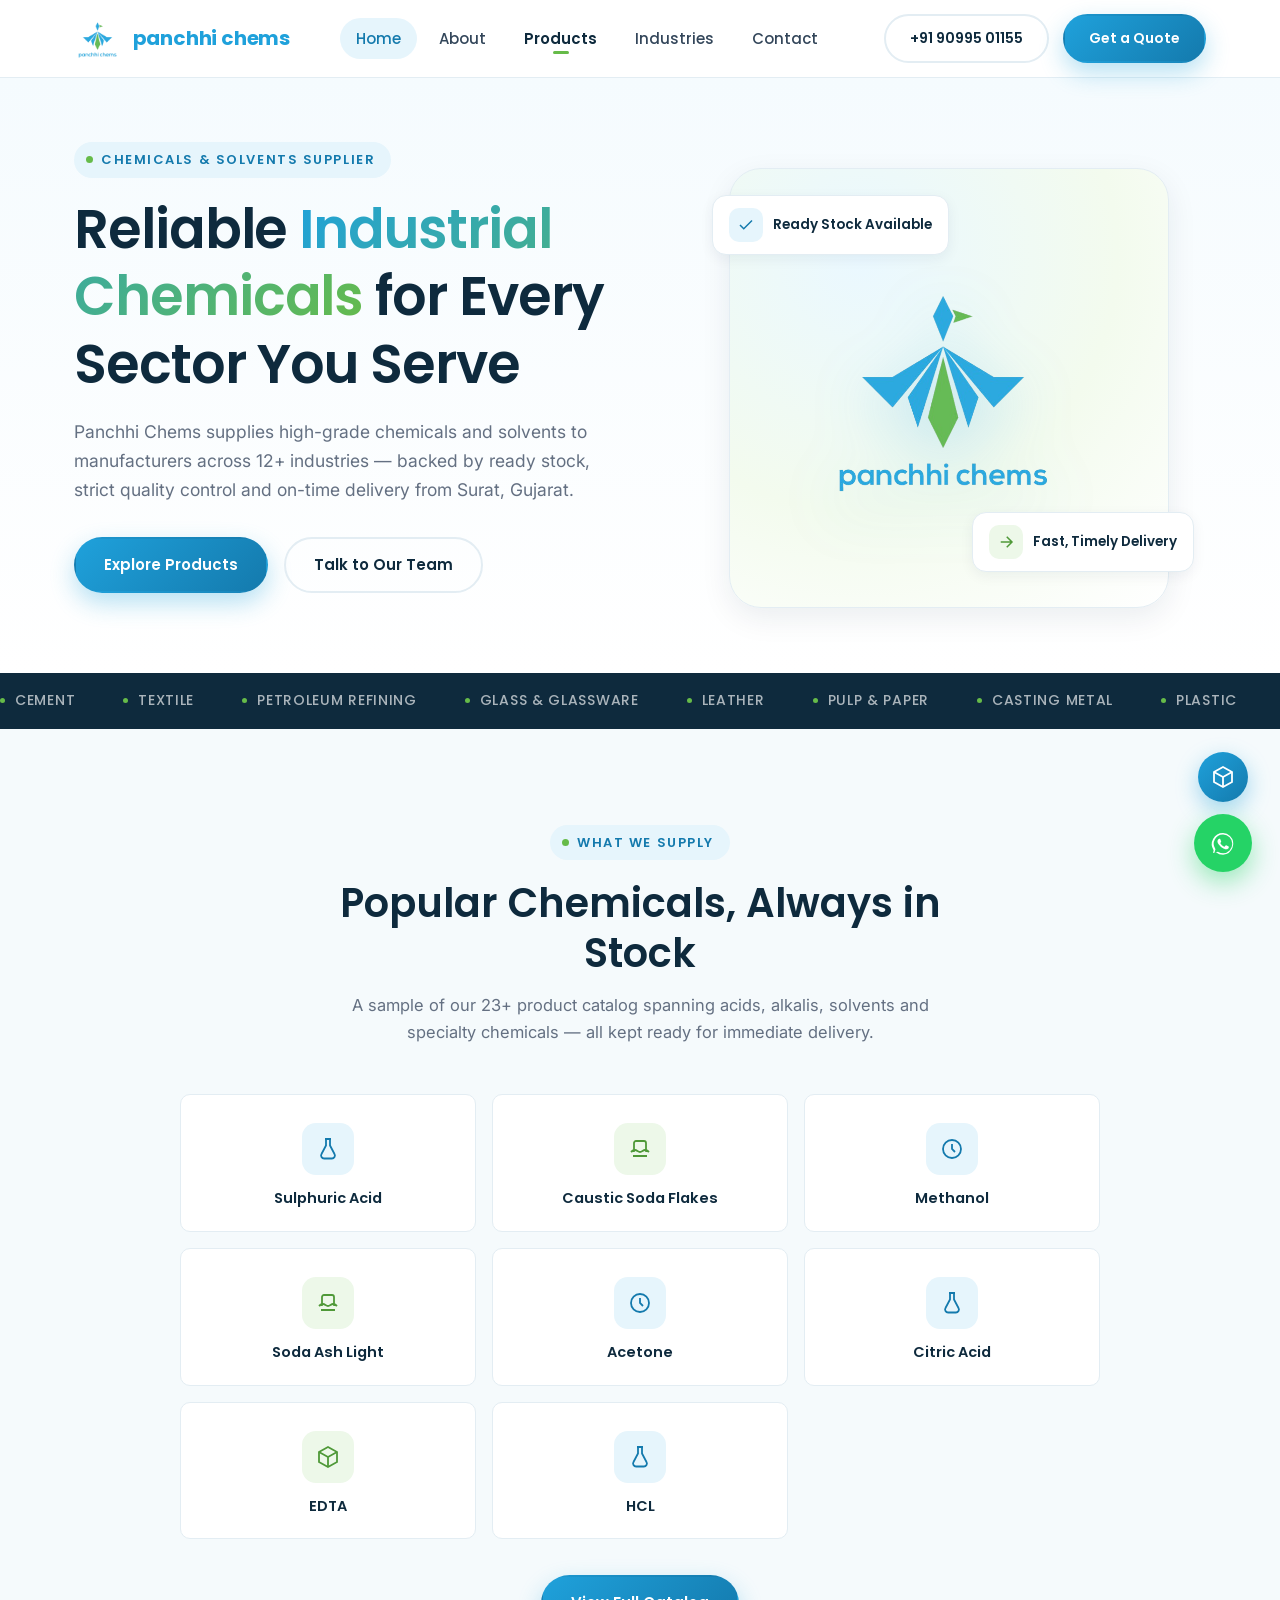
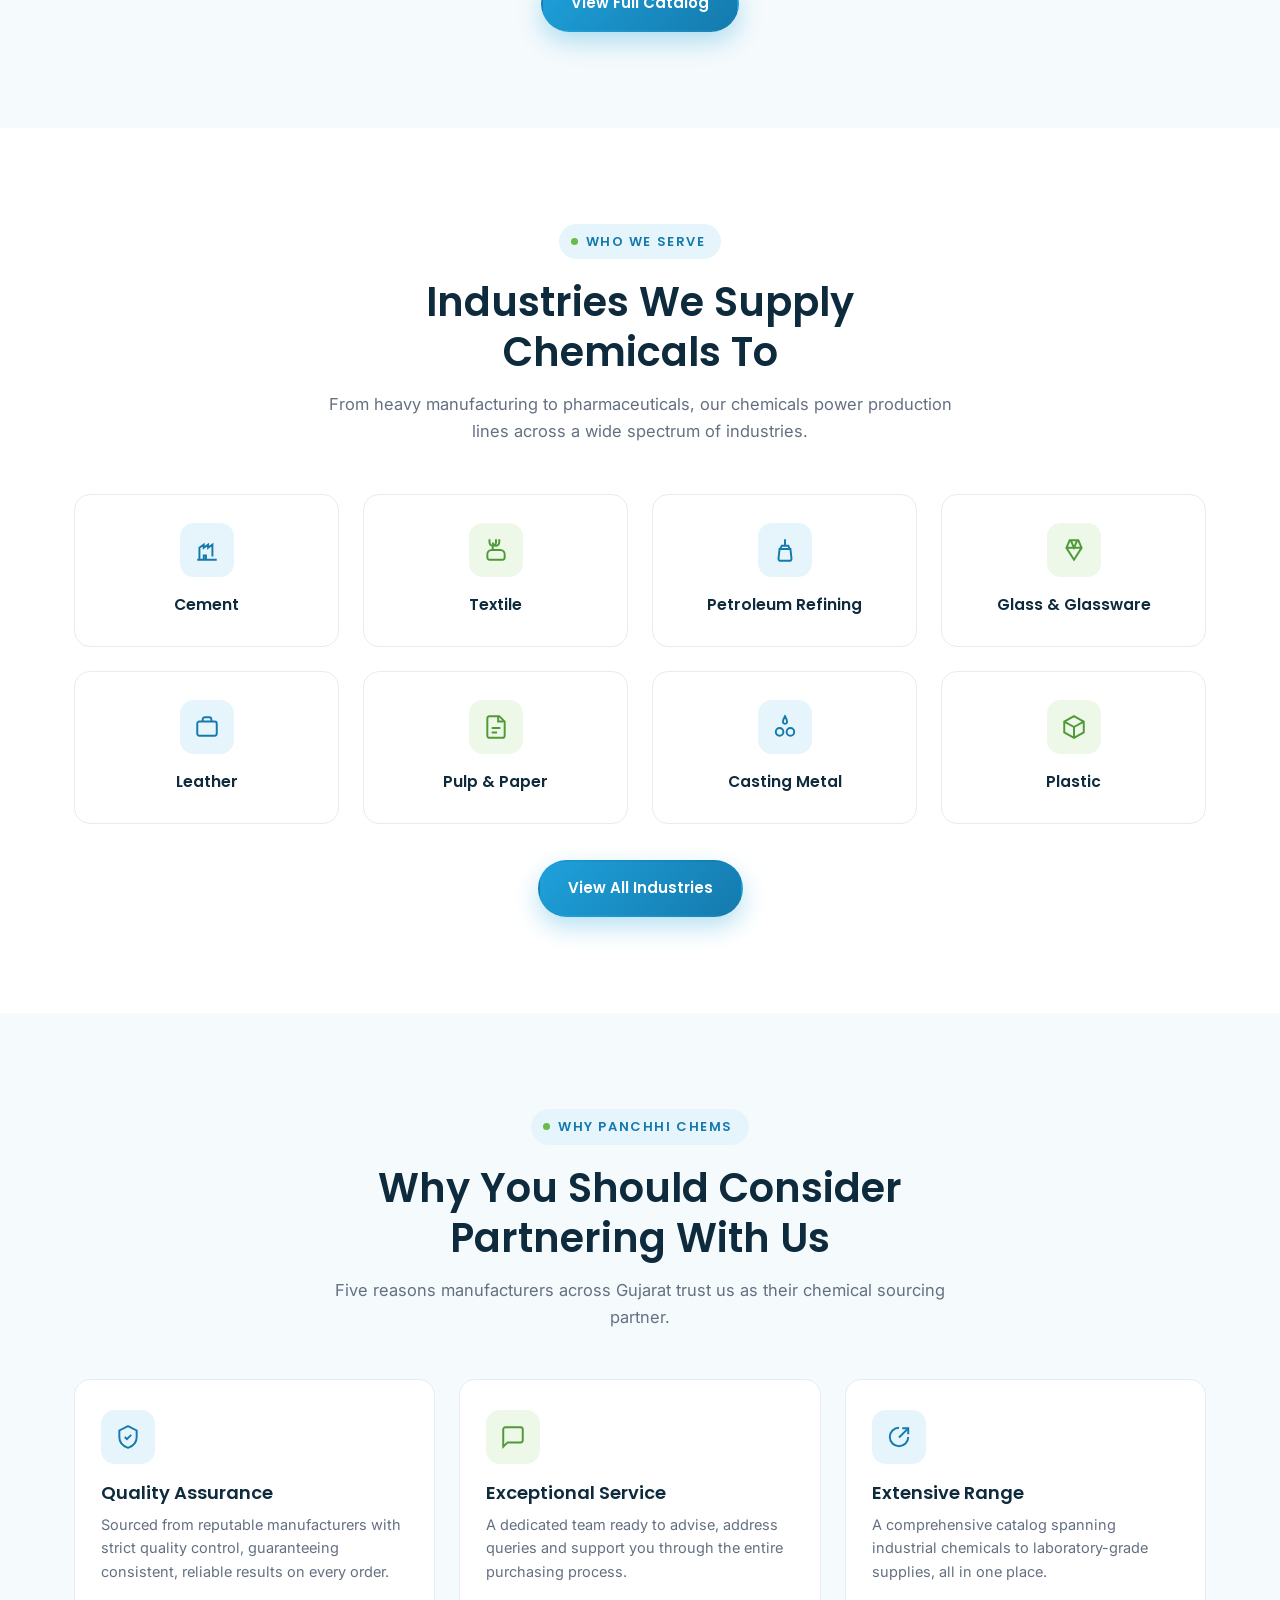
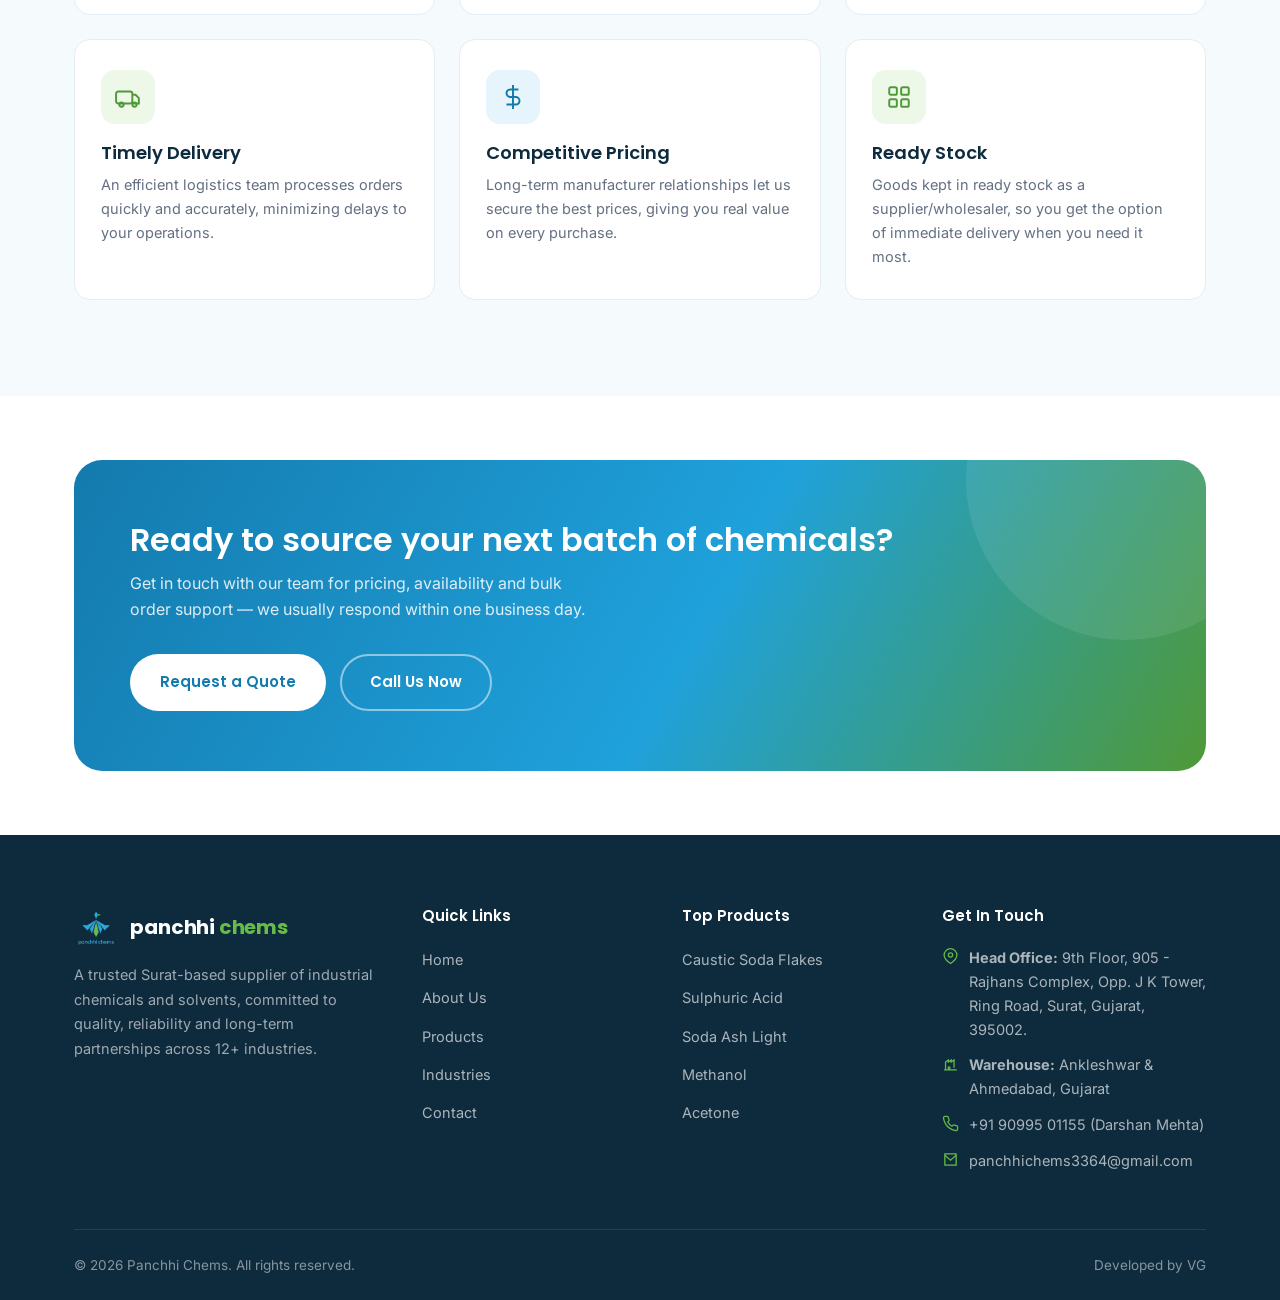
<file: website/index.html>
<!DOCTYPE html>
<html lang="en">
<head>
<meta charset="UTF-8">
<meta name="viewport" content="width=device-width, initial-scale=1.0, maximum-scale=5.0, user-scalable=yes">
<title>Panchhi Chems | Industrial Chemicals & Solvents Supplier, Surat</title>
<meta name="description" content="Panchhi Chems is a Surat-based supplier of industrial chemicals and solvents serving cement, textile, pharmaceutical, plastic, food and 12+ other industries with ready stock and timely delivery.">
<link rel="icon" href="images/logo.png" type="image/png">
<link rel="preconnect" href="https://fonts.googleapis.com">
<link rel="preconnect" href="https://fonts.gstatic.com" crossorigin>
<link href="https://fonts.googleapis.com/css2?family=Inter:wght@400;500;600;700&family=Poppins:wght@500;600;700&display=swap" rel="stylesheet">
<link rel="stylesheet" href="css/style.css">
</head>
<body>

<!-- ================= HEADER ================= -->
<header class="site-header">
  <div class="header-inner container">
    <a href="index.html" class="brand">
      <img src="images/logo.png" alt="Panchhi Chems logo">
      <span class="brand-text">panchhi<span> chems</span></span>
    </a>
    <nav class="main-nav">
      <ul>
        <li><a href="index.html" class="active">Home</a></li>
        <li><a href="about.html">About</a></li>
        <li><a href="products.html">Products</a></li>
        <li><a href="industries.html">Industries</a></li>
        <li><a href="contact.html">Contact</a></li>
      </ul>
    </nav>
    <div class="header-actions">
      <a href="tel:+919099501155" class="btn btn-outline">+91 90995 01155</a>
      <a href="contact.html" class="btn btn-primary">Get a Quote</a>
      <button class="nav-toggle" aria-label="Toggle menu"><span></span><span></span><span></span></button>
    </div>
  </div>
</header>

<!-- ================= HERO ================= -->
<section class="hero">
  <div class="container hero-grid">
    <div class="hero-copy reveal in-view">
      <div class="eyebrow">Chemicals &amp; Solvents Supplier</div>
      <h1>Reliable <em>Industrial Chemicals</em> for Every Sector You Serve</h1>
      <p>Panchhi Chems supplies high-grade chemicals and solvents to manufacturers across 12+ industries — backed by ready stock, strict quality control and on-time delivery from Surat, Gujarat.</p>
      <div class="hero-actions">
        <a href="products.html" class="btn btn-primary">Explore Products</a>
        <a href="contact.html" class="btn btn-outline">Talk to Our Team</a>
      </div>
    </div>
    <div class="hero-art reveal in-view">
      <div class="hero-art-card">
        <img src="images/logo.png" alt="Panchhi Chems">
        <div class="hero-badge badge-1">
          <div class="dot">
            <svg width="18" height="18" viewBox="0 0 24 24" fill="none" stroke="currentColor" stroke-width="2"><path d="M20 6 9 17l-5-5"/></svg>
          </div>
          Ready Stock Available
        </div>
        <div class="hero-badge badge-2">
          <div class="dot">
            <svg width="18" height="18" viewBox="0 0 24 24" fill="none" stroke="currentColor" stroke-width="2"><path d="M5 12h14M13 5l7 7-7 7"/></svg>
          </div>
          Fast, Timely Delivery
        </div>
      </div>
    </div>
  </div>
</section>

<!-- ================= INDUSTRY MARQUEE ================= -->
<div class="strip">
  <div class="strip-track" id="marquee">
    <span>Cement</span><span>Textile</span><span>Petroleum Refining</span><span>Glass &amp; Glassware</span>
    <span>Leather</span><span>Pulp &amp; Paper</span><span>Casting Metal</span><span>Plastic</span>
    <span>Rubber</span><span>Pharmaceutical</span><span>Food</span><span>Granite &amp; Marble</span>
    <!-- duplicate for seamless loop -->
    <span>Cement</span><span>Textile</span><span>Petroleum Refining</span><span>Glass &amp; Glassware</span>
    <span>Leather</span><span>Pulp &amp; Paper</span><span>Casting Metal</span><span>Plastic</span>
    <span>Rubber</span><span>Pharmaceutical</span><span>Food</span><span>Granite &amp; Marble</span>
  </div>
</div>

<!-- ================= PRODUCTS PREVIEW ================= -->
<section class="section-pad bg-alt">
  <div class="container">
    <div class="section-head center reveal">
      <div class="eyebrow">What We Supply</div>
      <h2>Popular Chemicals, Always in Stock</h2>
      <p>A sample of our 23+ product catalog spanning acids, alkalis, solvents and specialty chemicals — all kept ready for immediate delivery.</p>
    </div>
    <div class="product-grid reveal" style="max-width:920px; margin:0 auto;">
      <div class="product-chip"><div class="pc-icon blue">
        <svg viewBox="0 0 24 24" fill="none" stroke="currentColor" stroke-width="1.8"><path d="M9 2h6M10 2v6.5L5.5 17a3 3 0 0 0 2.6 4.5h7.8a3 3 0 0 0 2.6-4.5L14 8.5V2"/></svg>
      </div><span>Sulphuric Acid</span></div>
      <div class="product-chip"><div class="pc-icon">
        <svg viewBox="0 0 24 24" fill="none" stroke="currentColor" stroke-width="1.8"><path d="M3 15s2-2 4-2 3 2 5 2 3-2 5-2 4 2 4 2M5 19h14M6 15V6a2 2 0 0 1 2-2h8a2 2 0 0 1 2 2v9"/></svg>
      </div><span>Caustic Soda Flakes</span></div>
      <div class="product-chip"><div class="pc-icon blue">
        <svg viewBox="0 0 24 24" fill="none" stroke="currentColor" stroke-width="1.8"><circle cx="12" cy="12" r="9"/><path d="M12 7v5l3 3"/></svg>
      </div><span>Methanol</span></div>
      <div class="product-chip"><div class="pc-icon">
        <svg viewBox="0 0 24 24" fill="none" stroke="currentColor" stroke-width="1.8"><path d="M3 15s2-2 4-2 3 2 5 2 3-2 5-2 4 2 4 2M5 19h14M6 15V6a2 2 0 0 1 2-2h8a2 2 0 0 1 2 2v9"/></svg>
      </div><span>Soda Ash Light</span></div>
      <div class="product-chip"><div class="pc-icon blue">
        <svg viewBox="0 0 24 24" fill="none" stroke="currentColor" stroke-width="1.8"><circle cx="12" cy="12" r="9"/><path d="M12 7v5l3 3"/></svg>
      </div><span>Acetone</span></div>
      <div class="product-chip"><div class="pc-icon blue">
        <svg viewBox="0 0 24 24" fill="none" stroke="currentColor" stroke-width="1.8"><path d="M9 2h6M10 2v6.5L5.5 17a3 3 0 0 0 2.6 4.5h7.8a3 3 0 0 0 2.6-4.5L14 8.5V2"/></svg>
      </div><span>Citric Acid</span></div>
      <div class="product-chip"><div class="pc-icon">
        <svg viewBox="0 0 24 24" fill="none" stroke="currentColor" stroke-width="1.8"><path d="M12 2 3 7v10l9 5 9-5V7l-9-5Z"/><path d="M3 7l9 5 9-5M12 12v10"/></svg>
      </div><span>EDTA</span></div>
      <div class="product-chip"><div class="pc-icon blue">
        <svg viewBox="0 0 24 24" fill="none" stroke="currentColor" stroke-width="1.8"><path d="M9 2h6M10 2v6.5L5.5 17a3 3 0 0 0 2.6 4.5h7.8a3 3 0 0 0 2.6-4.5L14 8.5V2"/></svg>
      </div><span>HCL</span></div>
    </div>
    <div style="text-align:center; margin-top:36px;">
      <a href="products.html" class="btn btn-primary">View Full Catalog</a>
    </div>
  </div>
</section>

<!-- ================= INDUSTRIES PREVIEW ================= -->
<section class="section-pad">
  <div class="container">
    <div class="section-head center reveal">
      <div class="eyebrow">Who We Serve</div>
      <h2>Industries We Supply Chemicals To</h2>
      <p>From heavy manufacturing to pharmaceuticals, our chemicals power production lines across a wide spectrum of industries.</p>
    </div>
    <div class="grid grid-4" id="industryPreview">
      <div class="card industry-card reveal">
        <div class="icon-box"><svg viewBox="0 0 24 24" fill="none" stroke="currentColor" stroke-width="1.8"><path d="M3 21h18M5 21V10l4-3v3l4-3v3l4-3v11M9 21v-4h2v4"/></svg></div>
        <h3>Cement</h3>
      </div>
      <div class="card industry-card reveal">
        <div class="icon-box alt"><svg viewBox="0 0 24 24" fill="none" stroke="currentColor" stroke-width="1.8"><path d="M6 2v3a3 3 0 0 0 3 3 3 3 0 0 0 3-3V2M9 8v3M15 2v3a3 3 0 0 1-6 0M18 21H6a2 2 0 0 1-2-2v-3a4 4 0 0 1 4-4h8a4 4 0 0 1 4 4v3a2 2 0 0 1-2 2Z"/></svg></div>
        <h3>Textile</h3>
      </div>
      <div class="card industry-card reveal">
        <div class="icon-box"><svg viewBox="0 0 24 24" fill="none" stroke="currentColor" stroke-width="1.8"><path d="M12 2v6M9 8h6l1.5 3H7.5L9 8ZM7 11h10l1 9a2 2 0 0 1-2 2H8a2 2 0 0 1-2-2l1-9Z"/></svg></div>
        <h3>Petroleum Refining</h3>
      </div>
      <div class="card industry-card reveal">
        <div class="icon-box alt"><svg viewBox="0 0 24 24" fill="none" stroke="currentColor" stroke-width="1.8"><path d="M8 3h8l3 7-7 11L5 10l3-7ZM5 10h14M9 3l3 7 3-7"/></svg></div>
        <h3>Glass &amp; Glassware</h3>
      </div>
      <div class="card industry-card reveal">
        <div class="icon-box"><svg viewBox="0 0 24 24" fill="none" stroke="currentColor" stroke-width="1.8"><rect x="3" y="7" width="18" height="13" rx="2"/><path d="M8 7V5a2 2 0 0 1 2-2h4a2 2 0 0 1 2 2v2"/></svg></div>
        <h3>Leather</h3>
      </div>
      <div class="card industry-card reveal">
        <div class="icon-box alt"><svg viewBox="0 0 24 24" fill="none" stroke="currentColor" stroke-width="1.8"><path d="M6 2h9l5 5v13a2 2 0 0 1-2 2H6a2 2 0 0 1-2-2V4a2 2 0 0 1 2-2Z"/><path d="M14 2v5h5M8 13h8M8 17h5"/></svg></div>
        <h3>Pulp &amp; Paper</h3>
      </div>
      <div class="card industry-card reveal">
        <div class="icon-box"><svg viewBox="0 0 24 24" fill="none" stroke="currentColor" stroke-width="1.8"><path d="M12 2c1.5 2.5 2 4 2 5.5A2 2 0 0 1 12 9a2 2 0 0 1-2-1.5C10 6 10.5 4.5 12 2ZM7 13c2 0 3.5 1.5 3.5 3.5S9 20 7 20s-3.5-1.5-3.5-3.5S5 13 7 13ZM17 13c2 0 3.5 1.5 3.5 3.5S19 20 17 20s-3.5-1.5-3.5-3.5S15 13 17 13Z"/></svg></div>
        <h3>Casting Metal</h3>
      </div>
      <div class="card industry-card reveal">
        <div class="icon-box alt"><svg viewBox="0 0 24 24" fill="none" stroke="currentColor" stroke-width="1.8"><path d="M12 2 3 7v10l9 5 9-5V7l-9-5ZM3 7l9 5 9-5M12 12v10"/></svg></div>
        <h3>Plastic</h3>
      </div>
    </div>
    <div style="text-align:center; margin-top:36px;">
      <a href="industries.html" class="btn btn-primary">View All Industries</a>
    </div>
  </div>
</section>

<!-- ================= WHY CHOOSE US ================= -->
<section class="section-pad bg-alt">
  <div class="container">
    <div class="section-head center reveal">
      <div class="eyebrow">Why Panchhi Chems</div>
      <h2>Why You Should Consider Partnering With Us</h2>
      <p>Five reasons manufacturers across Gujarat trust us as their chemical sourcing partner.</p>
    </div>
    <div class="grid grid-3 feature-grid">
      <div class="card reveal">
        <div class="icon-box"><svg viewBox="0 0 24 24" fill="none" stroke="currentColor" stroke-width="1.8"><path d="M12 2 4 6v6c0 5 3.5 8.5 8 10 4.5-1.5 8-5 8-10V6l-8-4Z"/><path d="m9 12 2 2 4-4"/></svg></div>
        <h3>Quality Assurance</h3>
        <p>Sourced from reputable manufacturers with strict quality control, guaranteeing consistent, reliable results on every order.</p>
      </div>
      <div class="card reveal">
        <div class="icon-box alt"><svg viewBox="0 0 24 24" fill="none" stroke="currentColor" stroke-width="1.8"><path d="M21 15a2 2 0 0 1-2 2H7l-4 4V5a2 2 0 0 1 2-2h14a2 2 0 0 1 2 2v10Z"/></svg></div>
        <h3>Exceptional Service</h3>
        <p>A dedicated team ready to advise, address queries and support you through the entire purchasing process.</p>
      </div>
      <div class="card reveal">
        <div class="icon-box"><svg viewBox="0 0 24 24" fill="none" stroke="currentColor" stroke-width="1.8"><path d="M20.5 12a8.5 8.5 0 1 1-8.5-8.5M20.5 4 12 12.5"/><path d="M15 4h5.5V9.5"/></svg></div>
        <h3>Extensive Range</h3>
        <p>A comprehensive catalog spanning industrial chemicals to laboratory-grade supplies, all in one place.</p>
      </div>
      <div class="card reveal">
        <div class="icon-box alt"><svg viewBox="0 0 24 24" fill="none" stroke="currentColor" stroke-width="1.8"><rect x="1" y="7" width="15" height="11" rx="2"/><path d="M16 10h3l3 3v5h-6M6 21a2 2 0 1 0 0-4 2 2 0 0 0 0 4ZM18 21a2 2 0 1 0 0-4 2 2 0 0 0 0 4Z"/></svg></div>
        <h3>Timely Delivery</h3>
        <p>An efficient logistics team processes orders quickly and accurately, minimizing delays to your operations.</p>
      </div>
      <div class="card reveal">
        <div class="icon-box"><svg viewBox="0 0 24 24" fill="none" stroke="currentColor" stroke-width="1.8"><path d="M12 1v22M17 5H9.5a3.5 3.5 0 0 0 0 7h5a3.5 3.5 0 0 1 0 7H6"/></svg></div>
        <h3>Competitive Pricing</h3>
        <p>Long-term manufacturer relationships let us secure the best prices, giving you real value on every purchase.</p>
      </div>
      <div class="card reveal">
        <div class="icon-box alt"><svg viewBox="0 0 24 24" fill="none" stroke="currentColor" stroke-width="1.8"><rect x="3" y="3" width="7" height="7" rx="1.5"/><rect x="14" y="3" width="7" height="7" rx="1.5"/><rect x="3" y="14" width="7" height="7" rx="1.5"/><rect x="14" y="14" width="7" height="7" rx="1.5"/></svg></div>
        <h3>Ready Stock</h3>
        <p>Goods kept in ready stock as a supplier/wholesaler, so you get the option of immediate delivery when you need it most.</p>
      </div>
    </div>
  </div>
</section>

<!-- ================= CTA BAND ================= -->
<section class="section-pad-sm">
  <div class="container">
    <div class="cta-band reveal">
      <div>
        <h2>Ready to source your next batch of chemicals?</h2>
        <p>Get in touch with our team for pricing, availability and bulk order support — we usually respond within one business day.</p>
      </div>
      <div class="cta-actions">
        <a href="contact.html" class="btn btn-light">Request a Quote</a>
        <a href="tel:+919099501155" class="btn btn-outline" style="border-color:rgba(255,255,255,0.5); color:#fff;">Call Us Now</a>
      </div>
    </div>
  </div>
</section>

<!-- ================= FOOTER ================= -->
<footer class="site-footer">
  <div class="container">
    <div class="footer-top">
      <div class="footer-brand">
        <a href="index.html" class="brand">
          <img src="images/logo.png" alt="Panchhi Chems logo" style="height:40px;">
          <span class="brand-text">panchhi<span> chems</span></span>
        </a>
        <p>A trusted Surat-based supplier of industrial chemicals and solvents, committed to quality, reliability and long-term partnerships across 12+ industries.</p>
      </div>
      <div class="footer-col">
        <h4>Quick Links</h4>
        <ul>
          <li><a href="index.html">Home</a></li>
          <li><a href="about.html">About Us</a></li>
          <li><a href="products.html">Products</a></li>
          <li><a href="industries.html">Industries</a></li>
          <li><a href="contact.html">Contact</a></li>
        </ul>
      </div>
      <div class="footer-col">
        <h4>Top Products</h4>
        <ul>
          <li><a href="products.html">Caustic Soda Flakes</a></li>
          <li><a href="products.html">Sulphuric Acid</a></li>
          <li><a href="products.html">Soda Ash Light</a></li>
          <li><a href="products.html">Methanol</a></li>
          <li><a href="products.html">Acetone</a></li>
        </ul>
      </div>
      <div class="footer-col">
        <h4>Get In Touch</h4>
        <ul>
          <li class="contact-line">
            <svg viewBox="0 0 24 24" fill="none" stroke="currentColor" stroke-width="1.8"><path d="M21 10c0 6-9 12-9 12s-9-6-9-12a9 9 0 0 1 18 0Z"/><circle cx="12" cy="10" r="3"/></svg>
            <span><strong>Head Office:</strong> 9th Floor, 905 - Rajhans Complex, Opp. J K Tower, Ring Road, Surat, Gujarat, 395002.</span>
          </li>
          <li class="contact-line">
            <svg viewBox="0 0 24 24" fill="none" stroke="currentColor" stroke-width="1.8"><path d="M3 21h18M5 21V10l4-3v3l4-3v3l4-3v11M9 21v-4h2v4"/></svg>
            <span><strong>Warehouse:</strong> Ankleshwar &amp; Ahmedabad, Gujarat</span>
          </li>
          <li class="contact-line">
            <svg viewBox="0 0 24 24" fill="none" stroke="currentColor" stroke-width="1.8"><path d="M22 16.92v3a2 2 0 0 1-2.18 2 19.8 19.8 0 0 1-8.63-3.07 19.5 19.5 0 0 1-6-6 19.8 19.8 0 0 1-3.07-8.67A2 2 0 0 1 4.11 2h3a2 2 0 0 1 2 1.72c.13.96.36 1.9.7 2.81a2 2 0 0 1-.45 2.11L8.09 9.91a16 16 0 0 0 6 6l1.27-1.27a2 2 0 0 1 2.11-.45c.9.34 1.85.57 2.81.7A2 2 0 0 1 22 16.92Z"/></svg>
            <a href="tel:+919099501155">+91 90995 01155 (Darshan Mehta)</a>
          </li>
          <li class="contact-line">
            <svg viewBox="0 0 24 24" fill="none" stroke="currentColor" stroke-width="1.8"><path d="M4 4h16v16H4z" fill="none"/><path d="m4 6 8 7 8-7"/></svg>
            <a href="mailto:panchhichems3364@gmail.com">panchhichems3364@gmail.com</a>
          </li>
        </ul>
      </div>
    </div>
    <div class="footer-bottom">
      <span>&copy; <span id="year"></span> Panchhi Chems. All rights reserved.</span>
      <span>Developed by VG</span>
    </div>
  </div>
</footer>

<a href="products.html" class="product-float" aria-label="Browse our products">
  <svg viewBox="0 0 24 24" fill="none" stroke="currentColor" stroke-width="1.8"><path d="M12 2 3 7v10l9 5 9-5V7l-9-5Z"/><path d="M3 7l9 5 9-5M12 12v10"/></svg>
  <span class="product-tip">Browse Products</span>
</a>

<a href="https://wa.me/919099501155?text=Hello%20Panchhi%20Chems%2C%20I%27m%20interested%20in%20your%20chemical%20products.%20Could%20you%20share%20more%20details%3F" target="_blank" rel="noopener" class="whatsapp-float" aria-label="Chat with us on WhatsApp">
  <svg viewBox="0 0 24 24" fill="currentColor"><path d="M17.6 6.32A8.86 8.86 0 0 0 12.05 4a8.9 8.9 0 0 0-7.55 13.75L4 20l2.35-.62a8.87 8.87 0 0 0 5.7 2.08h.01a8.9 8.9 0 0 0 5.54-15.14ZM12.06 20.13h-.01a7.4 7.4 0 0 1-3.77-1.03l-.27-.16-2.8.73.75-2.73-.18-.28a7.4 7.4 0 0 1 6.28-11.4 7.35 7.35 0 0 1 7.34 7.36 7.4 7.4 0 0 1-7.34 7.51Zm4.05-5.52c-.22-.11-1.3-.64-1.5-.72s-.35-.11-.5.11-.58.72-.71.87-.26.17-.48.06a6.1 6.1 0 0 1-1.79-1.1 6.7 6.7 0 0 1-1.24-1.54c-.13-.22 0-.34.1-.45.1-.1.22-.26.33-.39.11-.13.15-.22.22-.37a.4.4 0 0 1 0-.39c-.06-.11-.5-1.2-.68-1.65-.18-.43-.36-.37-.5-.38h-.43a.82.82 0 0 0-.59.28 2.5 2.5 0 0 0-.78 1.86 4.35 4.35 0 0 0 .91 2.3 9.98 9.98 0 0 0 3.83 3.39c.54.23.96.37 1.28.47a3.08 3.08 0 0 0 1.42.09c.43-.06 1.3-.53 1.49-1.04.18-.51.18-.95.13-1.04-.05-.1-.2-.16-.42-.27Z"/></svg>
  <span class="whatsapp-tip">Chat on WhatsApp</span>
</a>

<button class="back-top" aria-label="Back to top">
  <svg width="18" height="18" viewBox="0 0 24 24" fill="none" stroke="currentColor" stroke-width="2.4"><path d="m18 15-6-6-6 6"/></svg>
</button>

<script src="js/script.js"></script>
</body>
</html>
</file>
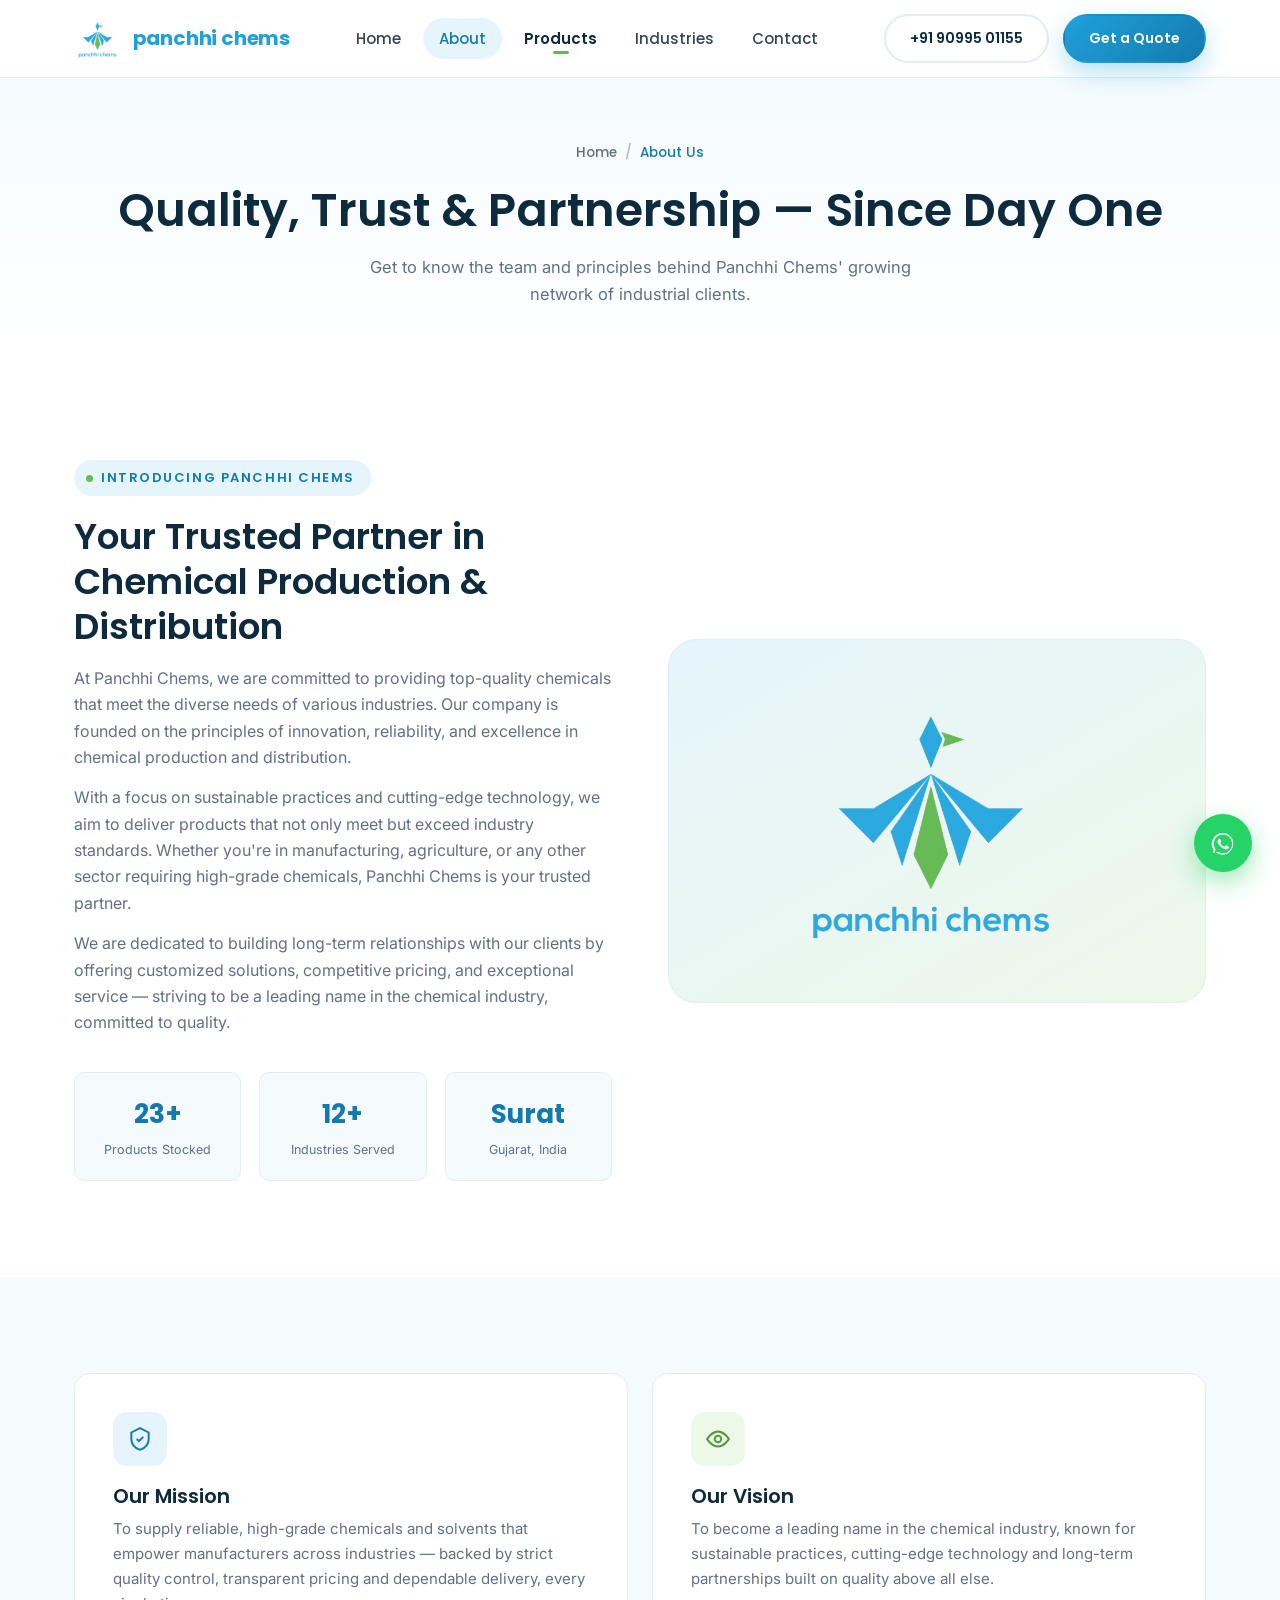
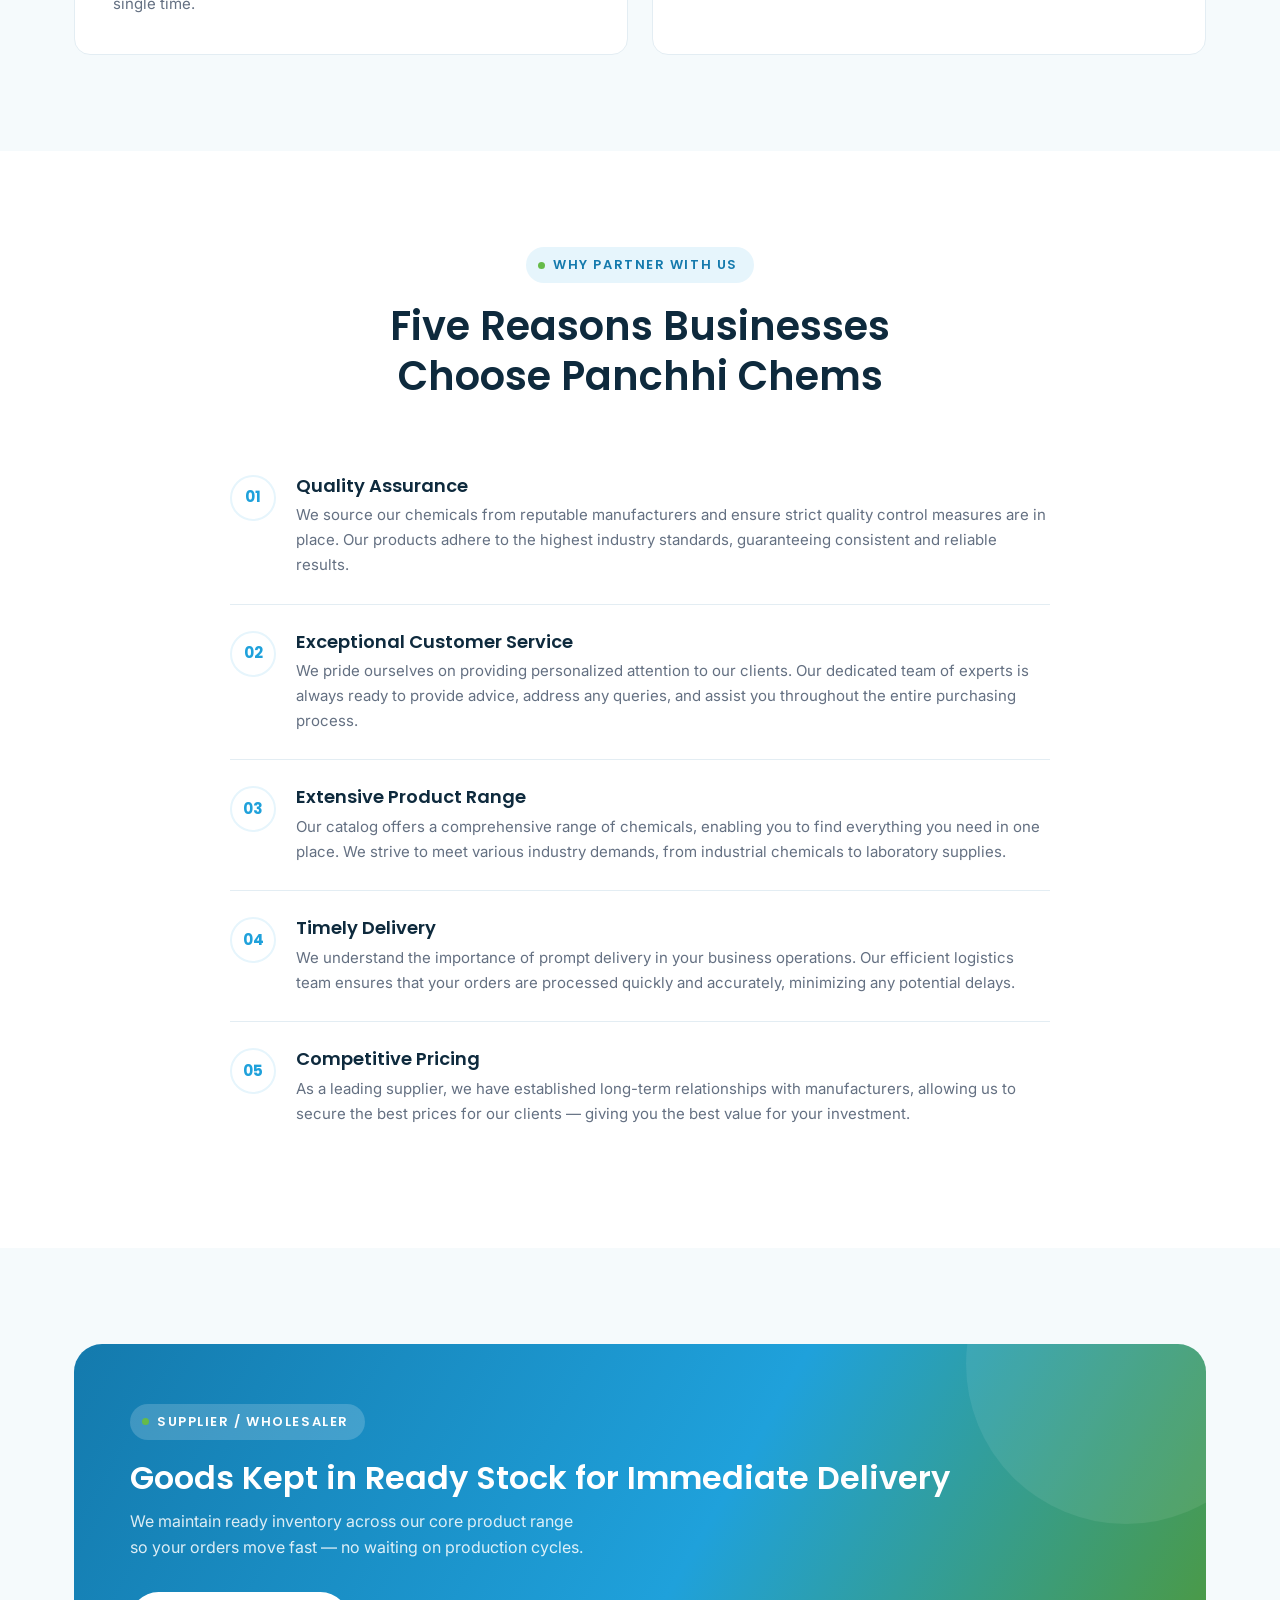
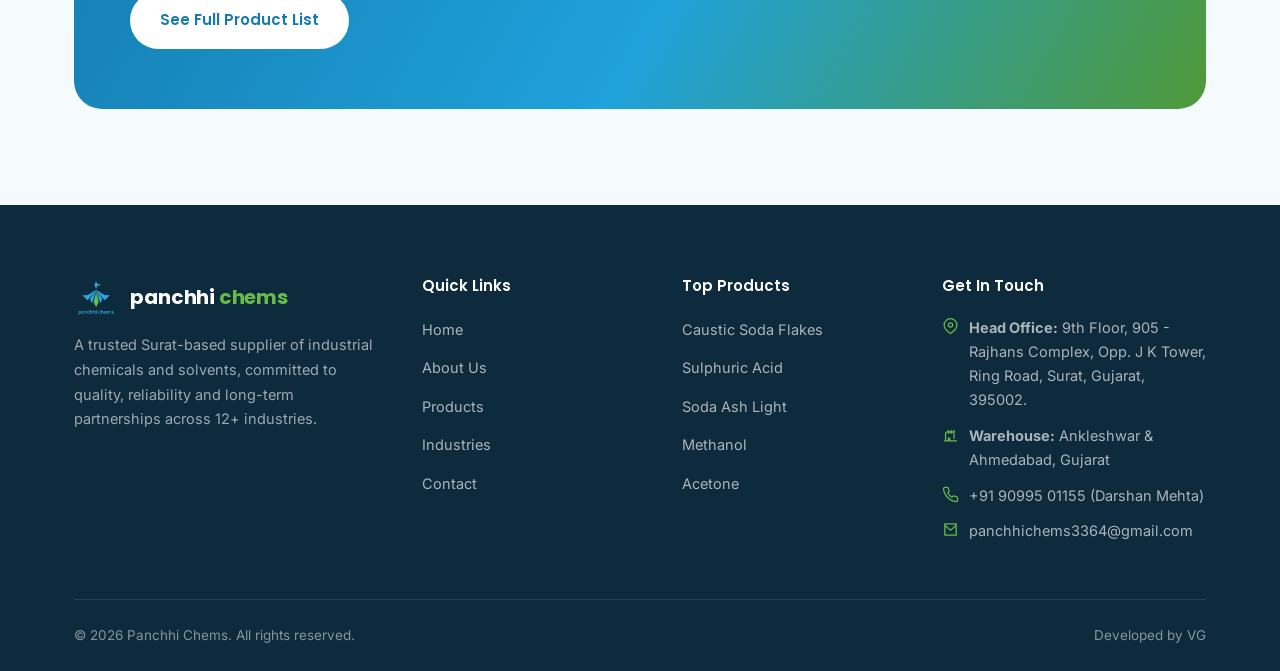
<file: about.html>
<!DOCTYPE html>
<html lang="en">
<head>
<meta charset="UTF-8">
<meta name="viewport" content="width=device-width, initial-scale=1.0, maximum-scale=5.0, user-scalable=yes">
<title>About Us | Panchhi Chems</title>
<meta name="description" content="Learn about Panchhi Chems — a Surat-based chemical supplier built on quality, reliability and long-term partnerships across 12+ industries.">
<link rel="icon" href="images/logo.png" type="image/png">
<link rel="preconnect" href="https://fonts.googleapis.com">
<link rel="preconnect" href="https://fonts.gstatic.com" crossorigin>
<link href="https://fonts.googleapis.com/css2?family=Inter:wght@400;500;600;700&family=Poppins:wght@500;600;700&display=swap" rel="stylesheet">
<link rel="stylesheet" href="css/style.css">
</head>
<body>

<!-- ================= HEADER ================= -->
<header class="site-header">
  <div class="header-inner container">
    <a href="index.html" class="brand">
      <img src="images/logo.png" alt="Panchhi Chems logo">
      <span class="brand-text">panchhi<span> chems</span></span>
    </a>
    <nav class="main-nav">
      <ul>
        <li><a href="index.html">Home</a></li>
        <li><a href="about.html" class="active">About</a></li>
        <li><a href="products.html">Products</a></li>
        <li><a href="industries.html">Industries</a></li>
        <li><a href="contact.html">Contact</a></li>
      </ul>
    </nav>
    <div class="header-actions">
      <a href="tel:+919099501155" class="btn btn-outline">+91 90995 01155</a>
      <a href="contact.html" class="btn btn-primary">Get a Quote</a>
      <button class="nav-toggle" aria-label="Toggle menu"><span></span><span></span><span></span></button>
    </div>
  </div>
</header>

<!-- ================= PAGE HEADER ================= -->
<section class="page-header">
  <div class="container">
    <div class="breadcrumb"><a href="index.html">Home</a><span class="sep">/</span><span class="current">About Us</span></div>
    <h1>Quality, Trust &amp; Partnership — Since Day One</h1>
    <p>Get to know the team and principles behind Panchhi Chems' growing network of industrial clients.</p>
  </div>
</section>

<!-- ================= INTRO / STORY ================= -->
<section class="section-pad">
  <div class="container split">
    <div class="reveal">
      <div class="eyebrow">Introducing Panchhi Chems</div>
      <h2 style="font-size:clamp(26px,3.4vw,36px); margin-bottom:16px;">Your Trusted Partner in Chemical Production &amp; Distribution</h2>
      <p style="color:var(--text-light); font-size:16px;">At Panchhi Chems, we are committed to providing top-quality chemicals that meet the diverse needs of various industries. Our company is founded on the principles of innovation, reliability, and excellence in chemical production and distribution.</p>
      <p style="color:var(--text-light); font-size:16px;">With a focus on sustainable practices and cutting-edge technology, we aim to deliver products that not only meet but exceed industry standards. Whether you're in manufacturing, agriculture, or any other sector requiring high-grade chemicals, Panchhi Chems is your trusted partner.</p>
      <p style="color:var(--text-light); font-size:16px;">We are dedicated to building long-term relationships with our clients by offering customized solutions, competitive pricing, and exceptional service — striving to be a leading name in the chemical industry, committed to quality.</p>
      <div class="mini-stats">
        <div class="mini-stat"><div class="num">23+</div><div class="lbl">Products Stocked</div></div>
        <div class="mini-stat"><div class="num">12+</div><div class="lbl">Industries Served</div></div>
        <div class="mini-stat"><div class="num">Surat</div><div class="lbl">Gujarat, India</div></div>
      </div>
    </div>
    <div class="about-visual reveal">
      <img src="images/logo.png" alt="Panchhi Chems brand mark">
    </div>
  </div>
</section>

<!-- ================= MISSION / VISION ================= -->
<section class="section-pad bg-alt">
  <div class="container">
    <div class="grid grid-2 mv-grid">
      <div class="card mv-card reveal">
        <div class="icon-box"><svg viewBox="0 0 24 24" fill="none" stroke="currentColor" stroke-width="1.8"><path d="M12 2 4 6v6c0 5 3.5 8.5 8 10 4.5-1.5 8-5 8-10V6l-8-4Z"/><path d="m9 12 2 2 4-4"/></svg></div>
        <h3 style="font-size:20px;">Our Mission</h3>
        <p style="font-size:15px;">To supply reliable, high-grade chemicals and solvents that empower manufacturers across industries — backed by strict quality control, transparent pricing and dependable delivery, every single time.</p>
      </div>
      <div class="card mv-card reveal">
        <div class="icon-box alt"><svg viewBox="0 0 24 24" fill="none" stroke="currentColor" stroke-width="1.8"><path d="M2 12s4-7 10-7 10 7 10 7-4 7-10 7-10-7-10-7Z"/><circle cx="12" cy="12" r="3"/></svg></div>
        <h3 style="font-size:20px;">Our Vision</h3>
        <p style="font-size:15px;">To become a leading name in the chemical industry, known for sustainable practices, cutting-edge technology and long-term partnerships built on quality above all else.</p>
      </div>
    </div>
  </div>
</section>

<!-- ================= WHY CHOOSE US (full) ================= -->
<section class="section-pad">
  <div class="container">
    <div class="section-head center reveal">
      <div class="eyebrow">Why Partner With Us</div>
      <h2>Five Reasons Businesses Choose Panchhi Chems</h2>
    </div>
    <div class="reveal" style="max-width:820px; margin:0 auto;">
      <div class="feature-row">
        <div class="feature-num">01</div>
        <div>
          <h3>Quality Assurance</h3>
          <p>We source our chemicals from reputable manufacturers and ensure strict quality control measures are in place. Our products adhere to the highest industry standards, guaranteeing consistent and reliable results.</p>
        </div>
      </div>
      <div class="feature-row">
        <div class="feature-num">02</div>
        <div>
          <h3>Exceptional Customer Service</h3>
          <p>We pride ourselves on providing personalized attention to our clients. Our dedicated team of experts is always ready to provide advice, address any queries, and assist you throughout the entire purchasing process.</p>
        </div>
      </div>
      <div class="feature-row">
        <div class="feature-num">03</div>
        <div>
          <h3>Extensive Product Range</h3>
          <p>Our catalog offers a comprehensive range of chemicals, enabling you to find everything you need in one place. We strive to meet various industry demands, from industrial chemicals to laboratory supplies.</p>
        </div>
      </div>
      <div class="feature-row">
        <div class="feature-num">04</div>
        <div>
          <h3>Timely Delivery</h3>
          <p>We understand the importance of prompt delivery in your business operations. Our efficient logistics team ensures that your orders are processed quickly and accurately, minimizing any potential delays.</p>
        </div>
      </div>
      <div class="feature-row">
        <div class="feature-num">05</div>
        <div>
          <h3>Competitive Pricing</h3>
          <p>As a leading supplier, we have established long-term relationships with manufacturers, allowing us to secure the best prices for our clients — giving you the best value for your investment.</p>
        </div>
      </div>
    </div>
  </div>
</section>

<!-- ================= SERVICE MODEL ================= -->
<section class="section-pad bg-alt">
  <div class="container">
    <div class="cta-band reveal">
      <div>
        <div class="eyebrow" style="background:rgba(255,255,255,0.18); color:#fff;">Supplier / Wholesaler</div>
        <h2>Goods Kept in Ready Stock for Immediate Delivery</h2>
        <p>We maintain ready inventory across our core product range so your orders move fast — no waiting on production cycles.</p>
      </div>
      <div class="cta-actions">
        <a href="products.html" class="btn btn-light">See Full Product List</a>
      </div>
    </div>
  </div>
</section>

<!-- ================= FOOTER ================= -->
<footer class="site-footer">
  <div class="container">
    <div class="footer-top">
      <div class="footer-brand">
        <a href="index.html" class="brand">
          <img src="images/logo.png" alt="Panchhi Chems logo" style="height:40px;">
          <span class="brand-text">panchhi<span> chems</span></span>
        </a>
        <p>A trusted Surat-based supplier of industrial chemicals and solvents, committed to quality, reliability and long-term partnerships across 12+ industries.</p>
      </div>
      <div class="footer-col">
        <h4>Quick Links</h4>
        <ul>
          <li><a href="index.html">Home</a></li>
          <li><a href="about.html">About Us</a></li>
          <li><a href="products.html">Products</a></li>
          <li><a href="industries.html">Industries</a></li>
          <li><a href="contact.html">Contact</a></li>
        </ul>
      </div>
      <div class="footer-col">
        <h4>Top Products</h4>
        <ul>
          <li><a href="products.html">Caustic Soda Flakes</a></li>
          <li><a href="products.html">Sulphuric Acid</a></li>
          <li><a href="products.html">Soda Ash Light</a></li>
          <li><a href="products.html">Methanol</a></li>
          <li><a href="products.html">Acetone</a></li>
        </ul>
      </div>
      <div class="footer-col">
        <h4>Get In Touch</h4>
        <ul>
          <li class="contact-line">
            <svg viewBox="0 0 24 24" fill="none" stroke="currentColor" stroke-width="1.8"><path d="M21 10c0 6-9 12-9 12s-9-6-9-12a9 9 0 0 1 18 0Z"/><circle cx="12" cy="10" r="3"/></svg>
            <span><strong>Head Office:</strong> 9th Floor, 905 - Rajhans Complex, Opp. J K Tower, Ring Road, Surat, Gujarat, 395002.</span>
          </li>
          <li class="contact-line">
            <svg viewBox="0 0 24 24" fill="none" stroke="currentColor" stroke-width="1.8"><path d="M3 21h18M5 21V10l4-3v3l4-3v3l4-3v11M9 21v-4h2v4"/></svg>
            <span><strong>Warehouse:</strong> Ankleshwar &amp; Ahmedabad, Gujarat</span>
          </li>
          <li class="contact-line">
            <svg viewBox="0 0 24 24" fill="none" stroke="currentColor" stroke-width="1.8"><path d="M22 16.92v3a2 2 0 0 1-2.18 2 19.8 19.8 0 0 1-8.63-3.07 19.5 19.5 0 0 1-6-6 19.8 19.8 0 0 1-3.07-8.67A2 2 0 0 1 4.11 2h3a2 2 0 0 1 2 1.72c.13.96.36 1.9.7 2.81a2 2 0 0 1-.45 2.11L8.09 9.91a16 16 0 0 0 6 6l1.27-1.27a2 2 0 0 1 2.11-.45c.9.34 1.85.57 2.81.7A2 2 0 0 1 22 16.92Z"/></svg>
            <a href="tel:+919099501155">+91 90995 01155 (Darshan Mehta)</a>
          </li>
          <li class="contact-line">
            <svg viewBox="0 0 24 24" fill="none" stroke="currentColor" stroke-width="1.8"><path d="M4 4h16v16H4z" fill="none"/><path d="m4 6 8 7 8-7"/></svg>
            <a href="mailto:panchhichems3364@gmail.com">panchhichems3364@gmail.com</a>
          </li>
        </ul>
      </div>
    </div>
    <div class="footer-bottom">
      <span>&copy; <span id="year"></span> Panchhi Chems. All rights reserved.</span>
      <span>Developed by VG</span>
    </div>
  </div>
</footer>

<a href="https://wa.me/919099501155?text=Hello%20Panchhi%20Chems%2C%20I%27m%20interested%20in%20your%20chemical%20products.%20Could%20you%20share%20more%20details%3F" target="_blank" rel="noopener" class="whatsapp-float" aria-label="Chat with us on WhatsApp">
  <svg viewBox="0 0 24 24" fill="currentColor"><path d="M17.6 6.32A8.86 8.86 0 0 0 12.05 4a8.9 8.9 0 0 0-7.55 13.75L4 20l2.35-.62a8.87 8.87 0 0 0 5.7 2.08h.01a8.9 8.9 0 0 0 5.54-15.14ZM12.06 20.13h-.01a7.4 7.4 0 0 1-3.77-1.03l-.27-.16-2.8.73.75-2.73-.18-.28a7.4 7.4 0 0 1 6.28-11.4 7.35 7.35 0 0 1 7.34 7.36 7.4 7.4 0 0 1-7.34 7.51Zm4.05-5.52c-.22-.11-1.3-.64-1.5-.72s-.35-.11-.5.11-.58.72-.71.87-.26.17-.48.06a6.1 6.1 0 0 1-1.79-1.1 6.7 6.7 0 0 1-1.24-1.54c-.13-.22 0-.34.1-.45.1-.1.22-.26.33-.39.11-.13.15-.22.22-.37a.4.4 0 0 1 0-.39c-.06-.11-.5-1.2-.68-1.65-.18-.43-.36-.37-.5-.38h-.43a.82.82 0 0 0-.59.28 2.5 2.5 0 0 0-.78 1.86 4.35 4.35 0 0 0 .91 2.3 9.98 9.98 0 0 0 3.83 3.39c.54.23.96.37 1.28.47a3.08 3.08 0 0 0 1.42.09c.43-.06 1.3-.53 1.49-1.04.18-.51.18-.95.13-1.04-.05-.1-.2-.16-.42-.27Z"/></svg>
  <span class="whatsapp-tip">Chat on WhatsApp</span>
</a>

<button class="back-top" aria-label="Back to top">
  <svg width="18" height="18" viewBox="0 0 24 24" fill="none" stroke="currentColor" stroke-width="2.4"><path d="m18 15-6-6-6 6"/></svg>
</button>

<script src="js/script.js"></script>
</body>
</html>
</file>
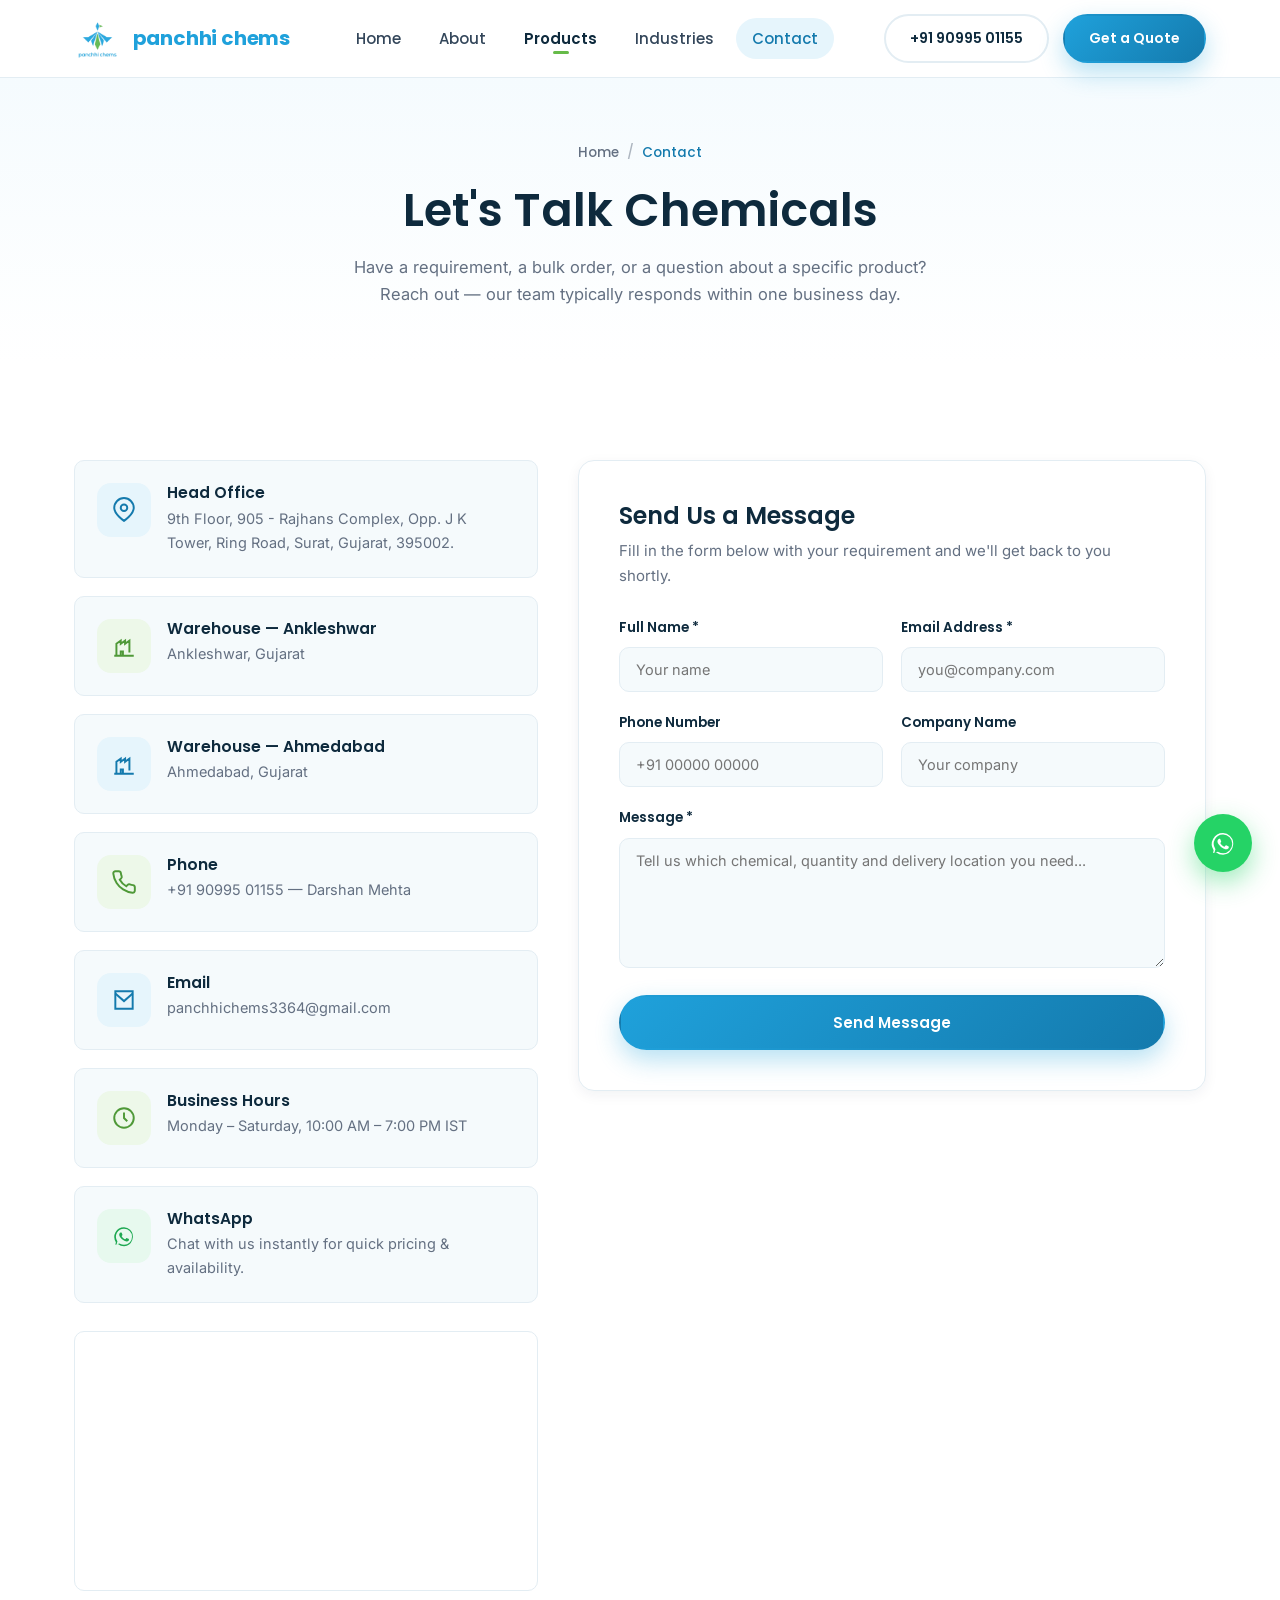
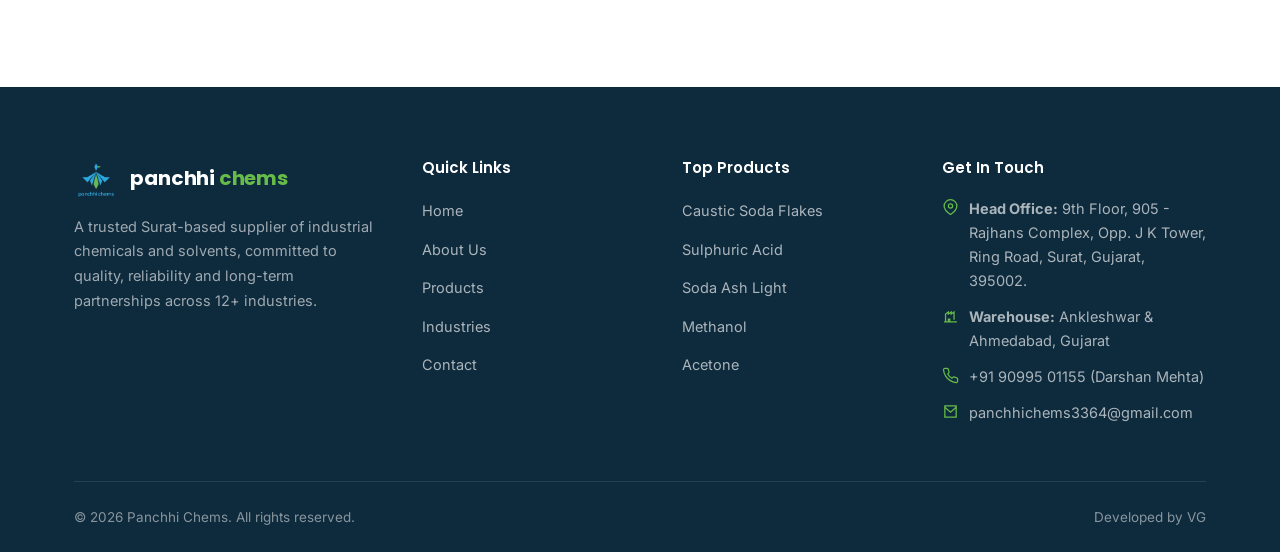
<file: contact.html>
<!DOCTYPE html>
<html lang="en">
<head>
<meta charset="UTF-8">
<meta name="viewport" content="width=device-width, initial-scale=1.0, maximum-scale=5.0, user-scalable=yes">
<title>Contact Us | Panchhi Chems</title>
<meta name="description" content="Get in touch with Panchhi Chems for chemical pricing, availability and bulk orders. Based in Rajhans Complex, Ring Road, Surat, Gujarat.">
<link rel="icon" href="images/logo.png" type="image/png">
<link rel="preconnect" href="https://fonts.googleapis.com">
<link rel="preconnect" href="https://fonts.gstatic.com" crossorigin>
<link href="https://fonts.googleapis.com/css2?family=Inter:wght@400;500;600;700&family=Poppins:wght@500;600;700&display=swap" rel="stylesheet">
<link rel="stylesheet" href="css/style.css">
</head>
<body>

<!-- ================= HEADER ================= -->
<header class="site-header">
  <div class="header-inner container">
    <a href="index.html" class="brand">
      <img src="images/logo.png" alt="Panchhi Chems logo">
      <span class="brand-text">panchhi<span> chems</span></span>
    </a>
    <nav class="main-nav">
      <ul>
        <li><a href="index.html">Home</a></li>
        <li><a href="about.html">About</a></li>
        <li><a href="products.html">Products</a></li>
        <li><a href="industries.html">Industries</a></li>
        <li><a href="contact.html" class="active">Contact</a></li>
      </ul>
    </nav>
    <div class="header-actions">
      <a href="tel:+919099501155" class="btn btn-outline">+91 90995 01155</a>
      <a href="contact.html" class="btn btn-primary">Get a Quote</a>
      <button class="nav-toggle" aria-label="Toggle menu"><span></span><span></span><span></span></button>
    </div>
  </div>
</header>

<!-- ================= PAGE HEADER ================= -->
<section class="page-header">
  <div class="container">
    <div class="breadcrumb"><a href="index.html">Home</a><span class="sep">/</span><span class="current">Contact</span></div>
    <h1>Let's Talk Chemicals</h1>
    <p>Have a requirement, a bulk order, or a question about a specific product? Reach out — our team typically responds within one business day.</p>
  </div>
</section>

<!-- ================= CONTACT GRID ================= -->
<section class="section-pad">
  <div class="container contact-grid">

    <!-- Info column -->
    <div class="reveal">
      <div class="contact-info-list">
        <div class="contact-info-card">
          <div class="icon-box"><svg viewBox="0 0 24 24" fill="none" stroke="currentColor" stroke-width="1.8"><path d="M21 10c0 6-9 12-9 12s-9-6-9-12a9 9 0 0 1 18 0Z"/><circle cx="12" cy="10" r="3"/></svg></div>
          <div>
            <h3>Head Office</h3>
            <p>9th Floor, 905 - Rajhans Complex, Opp. J K Tower, Ring Road, Surat, Gujarat, 395002.</p>
          </div>
        </div>
        <div class="contact-info-card">
          <div class="icon-box alt"><svg viewBox="0 0 24 24" fill="none" stroke="currentColor" stroke-width="1.8"><path d="M3 21h18M5 21V10l4-3v3l4-3v3l4-3v11M9 21v-4h2v4"/></svg></div>
          <div>
            <h3>Warehouse — Ankleshwar</h3>
            <p>Ankleshwar, Gujarat</p>
          </div>
        </div>
        <div class="contact-info-card">
          <div class="icon-box"><svg viewBox="0 0 24 24" fill="none" stroke="currentColor" stroke-width="1.8"><path d="M3 21h18M5 21V10l4-3v3l4-3v3l4-3v11M9 21v-4h2v4"/></svg></div>
          <div>
            <h3>Warehouse — Ahmedabad</h3>
            <p>Ahmedabad, Gujarat</p>
          </div>
        </div>
        <div class="contact-info-card">
          <div class="icon-box alt"><svg viewBox="0 0 24 24" fill="none" stroke="currentColor" stroke-width="1.8"><path d="M22 16.92v3a2 2 0 0 1-2.18 2 19.8 19.8 0 0 1-8.63-3.07 19.5 19.5 0 0 1-6-6 19.8 19.8 0 0 1-3.07-8.67A2 2 0 0 1 4.11 2h3a2 2 0 0 1 2 1.72c.13.96.36 1.9.7 2.81a2 2 0 0 1-.45 2.11L8.09 9.91a16 16 0 0 0 6 6l1.27-1.27a2 2 0 0 1 2.11-.45c.9.34 1.85.57 2.81.7A2 2 0 0 1 22 16.92Z"/></svg></div>
          <div>
            <h3>Phone</h3>
            <p><a href="tel:+919099501155">+91 90995 01155</a> — Darshan Mehta</p>
          </div>
        </div>
        <div class="contact-info-card">
          <div class="icon-box"><svg viewBox="0 0 24 24" fill="none" stroke="currentColor" stroke-width="1.8"><path d="M4 4h16v16H4z" fill="none"/><path d="m4 6 8 7 8-7"/></svg></div>
          <div>
            <h3>Email</h3>
            <p><a href="mailto:panchhichems3364@gmail.com">panchhichems3364@gmail.com</a></p>
          </div>
        </div>
        <div class="contact-info-card">
          <div class="icon-box alt"><svg viewBox="0 0 24 24" fill="none" stroke="currentColor" stroke-width="1.8"><circle cx="12" cy="12" r="9"/><path d="M12 7v5l3 3"/></svg></div>
          <div>
            <h3>Business Hours</h3>
            <p>Monday – Saturday, 10:00 AM – 7:00 PM IST</p>
          </div>
        </div>
        <div class="contact-info-card">
          <div class="icon-box" style="background:#E7F9EE; color:#1DA851;">
            <svg viewBox="0 0 24 24" fill="currentColor" width="24" height="24"><path d="M17.6 6.32A8.86 8.86 0 0 0 12.05 4a8.9 8.9 0 0 0-7.55 13.75L4 20l2.35-.62a8.87 8.87 0 0 0 5.7 2.08h.01a8.9 8.9 0 0 0 5.54-15.14ZM12.06 20.13h-.01a7.4 7.4 0 0 1-3.77-1.03l-.27-.16-2.8.73.75-2.73-.18-.28a7.4 7.4 0 0 1 6.28-11.4 7.35 7.35 0 0 1 7.34 7.36 7.4 7.4 0 0 1-7.34 7.51Zm4.05-5.52c-.22-.11-1.3-.64-1.5-.72s-.35-.11-.5.11-.58.72-.71.87-.26.17-.48.06a6.1 6.1 0 0 1-1.79-1.1 6.7 6.7 0 0 1-1.24-1.54c-.13-.22 0-.34.1-.45.1-.1.22-.26.33-.39.11-.13.15-.22.22-.37a.4.4 0 0 1 0-.39c-.06-.11-.5-1.2-.68-1.65-.18-.43-.36-.37-.5-.38h-.43a.82.82 0 0 0-.59.28 2.5 2.5 0 0 0-.78 1.86 4.35 4.35 0 0 0 .91 2.3 9.98 9.98 0 0 0 3.83 3.39c.54.23.96.37 1.28.47a3.08 3.08 0 0 0 1.42.09c.43-.06 1.3-.53 1.49-1.04.18-.51.18-.95.13-1.04-.05-.1-.2-.16-.42-.27Z"/></svg>
          </div>
          <div>
            <h3>WhatsApp</h3>
            <p><a href="https://wa.me/919099501155?text=Hello%20Panchhi%20Chems%2C%20I%27m%20interested%20in%20your%20chemical%20products.%20Could%20you%20share%20more%20details%3F" target="_blank" rel="noopener">Chat with us instantly</a> for quick pricing &amp; availability.</p>
          </div>
        </div>
      </div>

      <div class="map-frame">
        <iframe
          src="https://www.google.com/maps?cid=3394927866953823101&output=embed"
          allowfullscreen="" loading="lazy" referrerpolicy="no-referrer-when-downgrade"
          title="Panchhi Chems location map">
        </iframe>
      </div>
    </div>

    <!-- Form column -->
    <div class="contact-form-panel reveal">
      <h2>Send Us a Message</h2>
      <p>Fill in the form below with your requirement and we'll get back to you shortly.</p>

      <div class="form-msg" id="formMsg"></div>

      <form id="contactForm" action="https://api.web3forms.com/submit" method="POST">
        <input type="hidden" name="access_key" value="d38e491f-fa81-4c72-9877-234603b3f2a9">
        <input type="hidden" name="subject" value="New Enquiry — Panchhi Chems Website">
        <input type="hidden" name="from_name" value="Panchhi Chems Website">
        <input type="checkbox" name="botcheck" style="display:none;" tabindex="-1" autocomplete="off">

        <div class="form-row">
          <div class="field">
            <label for="name">Full Name *</label>
            <input type="text" id="name" name="name" placeholder="Your name" required>
          </div>
          <div class="field">
            <label for="email">Email Address *</label>
            <input type="email" id="email" name="email" placeholder="you@company.com" required>
          </div>
        </div>

        <div class="form-row">
          <div class="field">
            <label for="phone">Phone Number</label>
            <input type="tel" id="phone" name="phone" placeholder="+91 00000 00000">
          </div>
          <div class="field">
            <label for="company">Company Name</label>
            <input type="text" id="company" name="company" placeholder="Your company">
          </div>
        </div>

        <div class="field">
          <label for="message">Message *</label>
          <textarea id="message" name="message" placeholder="Tell us which chemical, quantity and delivery location you need..." required></textarea>
        </div>

        <button type="submit" class="btn btn-primary btn-block">Send Message</button>
      </form>
    </div>

  </div>
</section>

<!-- ================= FOOTER ================= -->
<footer class="site-footer">
  <div class="container">
    <div class="footer-top">
      <div class="footer-brand">
        <a href="index.html" class="brand">
          <img src="images/logo.png" alt="Panchhi Chems logo" style="height:40px;">
          <span class="brand-text">panchhi<span> chems</span></span>
        </a>
        <p>A trusted Surat-based supplier of industrial chemicals and solvents, committed to quality, reliability and long-term partnerships across 12+ industries.</p>
      </div>
      <div class="footer-col">
        <h4>Quick Links</h4>
        <ul>
          <li><a href="index.html">Home</a></li>
          <li><a href="about.html">About Us</a></li>
          <li><a href="products.html">Products</a></li>
          <li><a href="industries.html">Industries</a></li>
          <li><a href="contact.html">Contact</a></li>
        </ul>
      </div>
      <div class="footer-col">
        <h4>Top Products</h4>
        <ul>
          <li><a href="products.html">Caustic Soda Flakes</a></li>
          <li><a href="products.html">Sulphuric Acid</a></li>
          <li><a href="products.html">Soda Ash Light</a></li>
          <li><a href="products.html">Methanol</a></li>
          <li><a href="products.html">Acetone</a></li>
        </ul>
      </div>
      <div class="footer-col">
        <h4>Get In Touch</h4>
        <ul>
          <li class="contact-line">
            <svg viewBox="0 0 24 24" fill="none" stroke="currentColor" stroke-width="1.8"><path d="M21 10c0 6-9 12-9 12s-9-6-9-12a9 9 0 0 1 18 0Z"/><circle cx="12" cy="10" r="3"/></svg>
            <span><strong>Head Office:</strong> 9th Floor, 905 - Rajhans Complex, Opp. J K Tower, Ring Road, Surat, Gujarat, 395002.</span>
          </li>
          <li class="contact-line">
            <svg viewBox="0 0 24 24" fill="none" stroke="currentColor" stroke-width="1.8"><path d="M3 21h18M5 21V10l4-3v3l4-3v3l4-3v11M9 21v-4h2v4"/></svg>
            <span><strong>Warehouse:</strong> Ankleshwar &amp; Ahmedabad, Gujarat</span>
          </li>
          <li class="contact-line">
            <svg viewBox="0 0 24 24" fill="none" stroke="currentColor" stroke-width="1.8"><path d="M22 16.92v3a2 2 0 0 1-2.18 2 19.8 19.8 0 0 1-8.63-3.07 19.5 19.5 0 0 1-6-6 19.8 19.8 0 0 1-3.07-8.67A2 2 0 0 1 4.11 2h3a2 2 0 0 1 2 1.72c.13.96.36 1.9.7 2.81a2 2 0 0 1-.45 2.11L8.09 9.91a16 16 0 0 0 6 6l1.27-1.27a2 2 0 0 1 2.11-.45c.9.34 1.85.57 2.81.7A2 2 0 0 1 22 16.92Z"/></svg>
            <a href="tel:+919099501155">+91 90995 01155 (Darshan Mehta)</a>
          </li>
          <li class="contact-line">
            <svg viewBox="0 0 24 24" fill="none" stroke="currentColor" stroke-width="1.8"><path d="M4 4h16v16H4z" fill="none"/><path d="m4 6 8 7 8-7"/></svg>
            <a href="mailto:panchhichems3364@gmail.com">panchhichems3364@gmail.com</a>
          </li>
        </ul>
      </div>
    </div>
    <div class="footer-bottom">
      <span>&copy; <span id="year"></span> Panchhi Chems. All rights reserved.</span>
      <span>Developed by VG</span>
    </div>
  </div>
</footer>

<a href="https://wa.me/919099501155?text=Hello%20Panchhi%20Chems%2C%20I%27m%20interested%20in%20your%20chemical%20products.%20Could%20you%20share%20more%20details%3F" target="_blank" rel="noopener" class="whatsapp-float" aria-label="Chat with us on WhatsApp">
  <svg viewBox="0 0 24 24" fill="currentColor"><path d="M17.6 6.32A8.86 8.86 0 0 0 12.05 4a8.9 8.9 0 0 0-7.55 13.75L4 20l2.35-.62a8.87 8.87 0 0 0 5.7 2.08h.01a8.9 8.9 0 0 0 5.54-15.14ZM12.06 20.13h-.01a7.4 7.4 0 0 1-3.77-1.03l-.27-.16-2.8.73.75-2.73-.18-.28a7.4 7.4 0 0 1 6.28-11.4 7.35 7.35 0 0 1 7.34 7.36 7.4 7.4 0 0 1-7.34 7.51Zm4.05-5.52c-.22-.11-1.3-.64-1.5-.72s-.35-.11-.5.11-.58.72-.71.87-.26.17-.48.06a6.1 6.1 0 0 1-1.79-1.1 6.7 6.7 0 0 1-1.24-1.54c-.13-.22 0-.34.1-.45.1-.1.22-.26.33-.39.11-.13.15-.22.22-.37a.4.4 0 0 1 0-.39c-.06-.11-.5-1.2-.68-1.65-.18-.43-.36-.37-.5-.38h-.43a.82.82 0 0 0-.59.28 2.5 2.5 0 0 0-.78 1.86 4.35 4.35 0 0 0 .91 2.3 9.98 9.98 0 0 0 3.83 3.39c.54.23.96.37 1.28.47a3.08 3.08 0 0 0 1.42.09c.43-.06 1.3-.53 1.49-1.04.18-.51.18-.95.13-1.04-.05-.1-.2-.16-.42-.27Z"/></svg>
  <span class="whatsapp-tip">Chat on WhatsApp</span>
</a>

<button class="back-top" aria-label="Back to top">
  <svg width="18" height="18" viewBox="0 0 24 24" fill="none" stroke="currentColor" stroke-width="2.4"><path d="m18 15-6-6-6 6"/></svg>
</button>

<script src="js/script.js"></script>
</body>
</html>
</file>
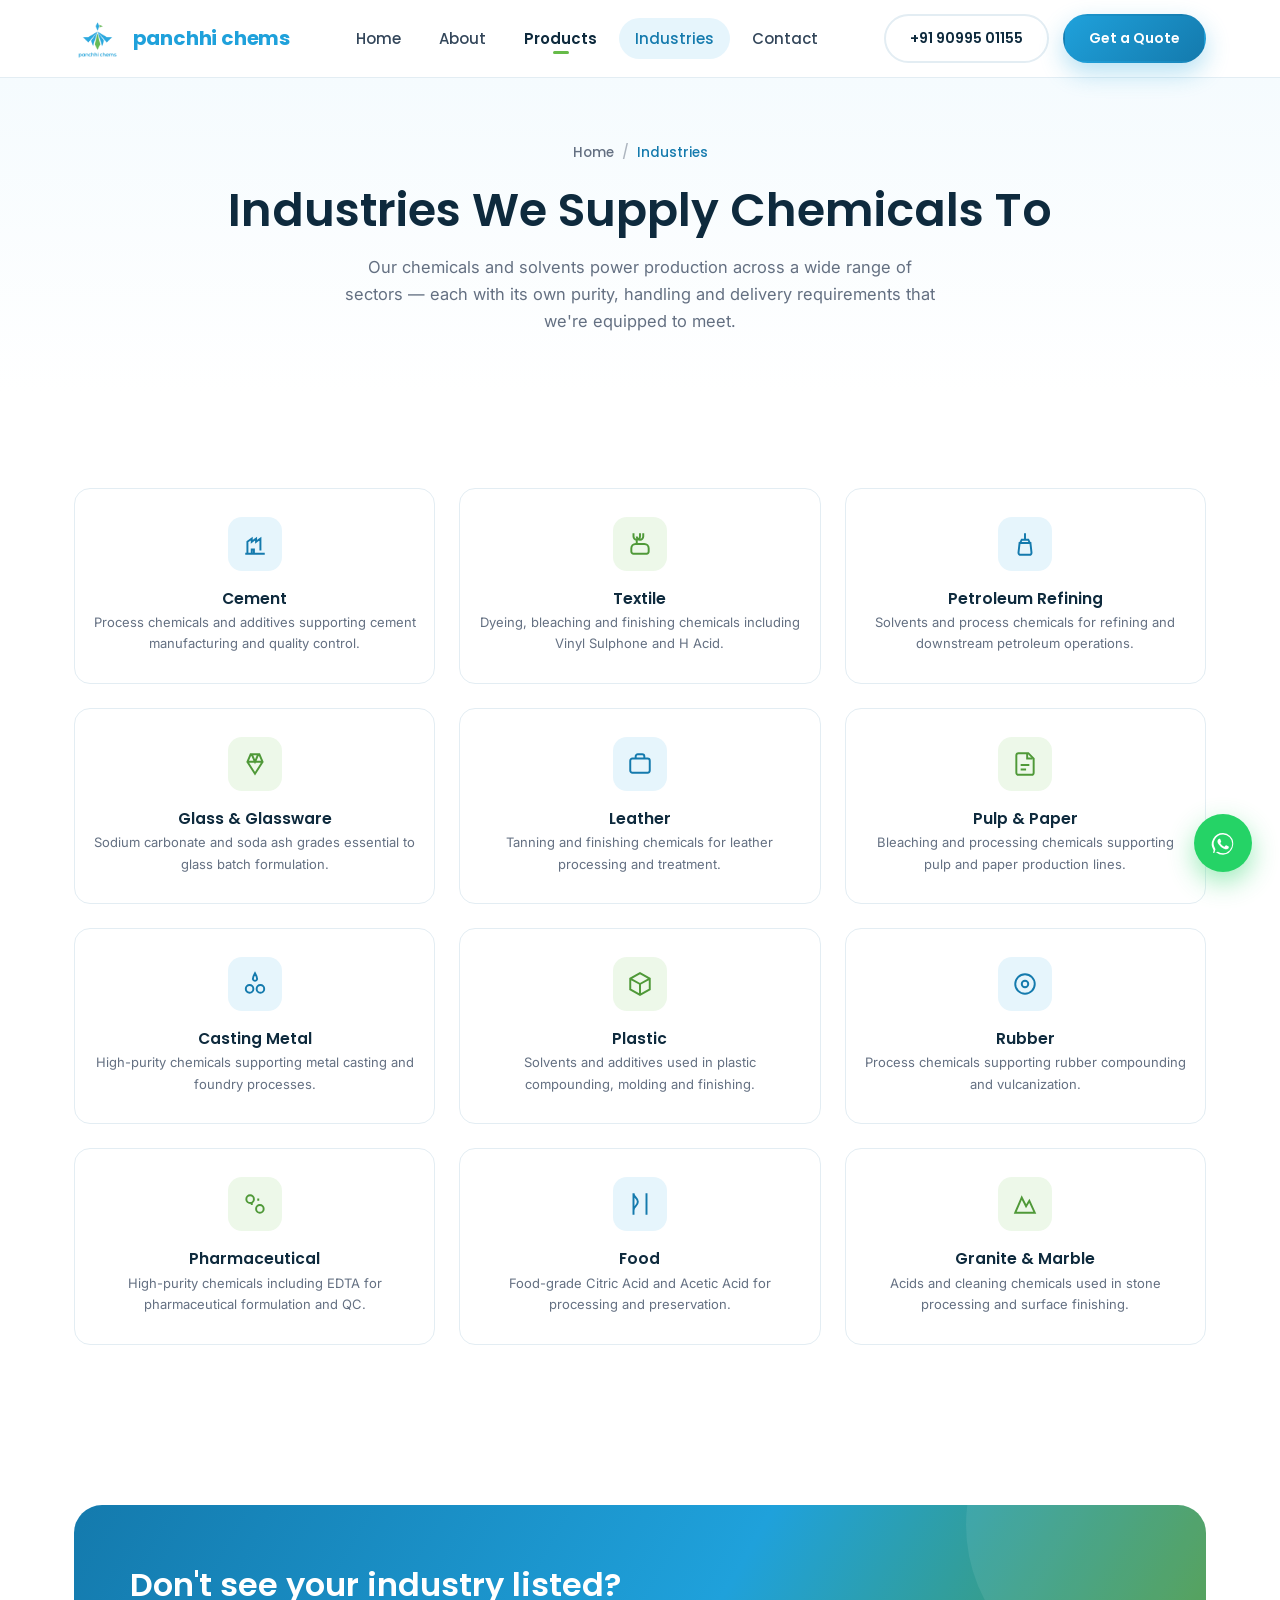
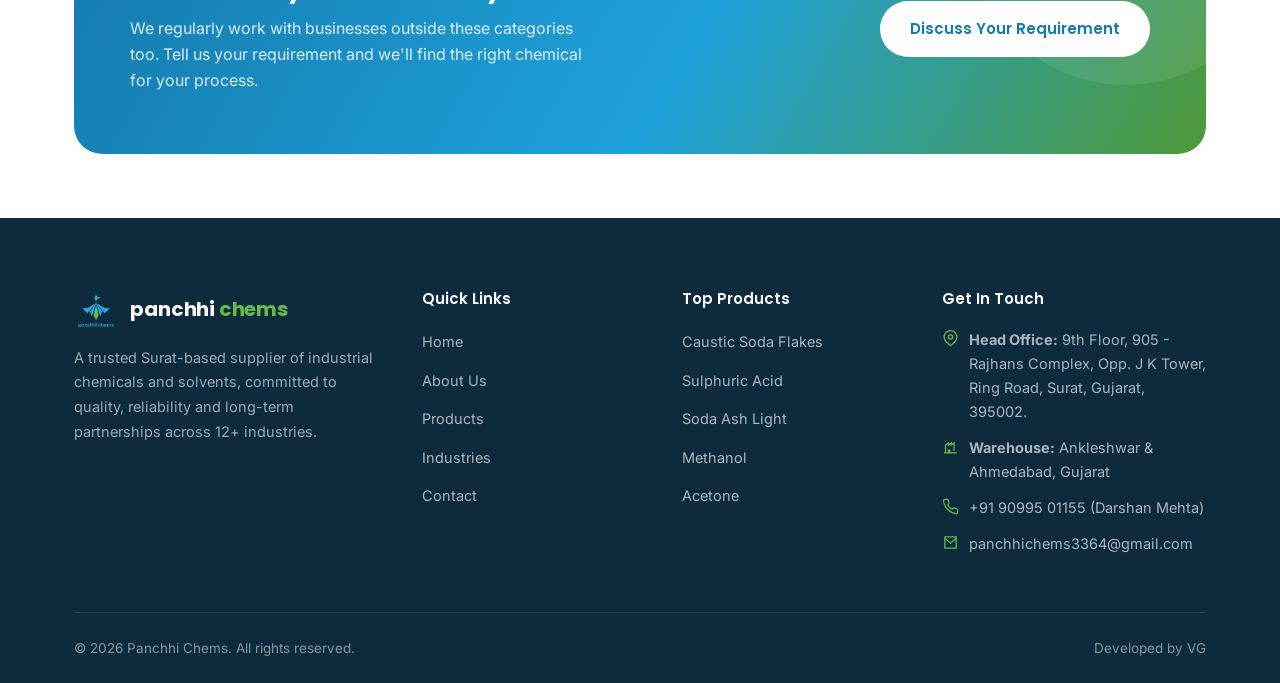
<file: industries.html>
<!DOCTYPE html>
<html lang="en">
<head>
<meta charset="UTF-8">
<meta name="viewport" content="width=device-width, initial-scale=1.0, maximum-scale=5.0, user-scalable=yes">
<title>Industries We Serve | Panchhi Chems</title>
<meta name="description" content="Panchhi Chems supplies industrial chemicals to cement, textile, petroleum refining, glass, leather, pulp & paper, casting metal, plastic, rubber, pharmaceutical, food and granite & marble industries.">
<link rel="icon" href="images/logo.png" type="image/png">
<link rel="preconnect" href="https://fonts.googleapis.com">
<link rel="preconnect" href="https://fonts.gstatic.com" crossorigin>
<link href="https://fonts.googleapis.com/css2?family=Inter:wght@400;500;600;700&family=Poppins:wght@500;600;700&display=swap" rel="stylesheet">
<link rel="stylesheet" href="css/style.css">
</head>
<body>

<!-- ================= HEADER ================= -->
<header class="site-header">
  <div class="header-inner container">
    <a href="index.html" class="brand">
      <img src="images/logo.png" alt="Panchhi Chems logo">
      <span class="brand-text">panchhi<span> chems</span></span>
    </a>
    <nav class="main-nav">
      <ul>
        <li><a href="index.html">Home</a></li>
        <li><a href="about.html">About</a></li>
        <li><a href="products.html">Products</a></li>
        <li><a href="industries.html" class="active">Industries</a></li>
        <li><a href="contact.html">Contact</a></li>
      </ul>
    </nav>
    <div class="header-actions">
      <a href="tel:+919099501155" class="btn btn-outline">+91 90995 01155</a>
      <a href="contact.html" class="btn btn-primary">Get a Quote</a>
      <button class="nav-toggle" aria-label="Toggle menu"><span></span><span></span><span></span></button>
    </div>
  </div>
</header>

<!-- ================= PAGE HEADER ================= -->
<section class="page-header">
  <div class="container">
    <div class="breadcrumb"><a href="index.html">Home</a><span class="sep">/</span><span class="current">Industries</span></div>
    <h1>Industries We Supply Chemicals To</h1>
    <p>Our chemicals and solvents power production across a wide range of sectors — each with its own purity, handling and delivery requirements that we're equipped to meet.</p>
  </div>
</section>

<!-- ================= INDUSTRIES GRID ================= -->
<section class="section-pad">
  <div class="container">
    <div class="grid grid-3">

      <div class="card industry-card reveal">
        <div class="icon-box"><svg viewBox="0 0 24 24" fill="none" stroke="currentColor" stroke-width="1.8"><path d="M3 21h18M5 21V10l4-3v3l4-3v3l4-3v11M9 21v-4h2v4"/></svg></div>
        <h3>Cement</h3>
        <p>Process chemicals and additives supporting cement manufacturing and quality control.</p>
      </div>

      <div class="card industry-card reveal">
        <div class="icon-box alt"><svg viewBox="0 0 24 24" fill="none" stroke="currentColor" stroke-width="1.8"><path d="M6 2v3a3 3 0 0 0 3 3 3 3 0 0 0 3-3V2M9 8v3M15 2v3a3 3 0 0 1-6 0M18 21H6a2 2 0 0 1-2-2v-3a4 4 0 0 1 4-4h8a4 4 0 0 1 4 4v3a2 2 0 0 1-2 2Z"/></svg></div>
        <h3>Textile</h3>
        <p>Dyeing, bleaching and finishing chemicals including Vinyl Sulphone and H Acid.</p>
      </div>

      <div class="card industry-card reveal">
        <div class="icon-box"><svg viewBox="0 0 24 24" fill="none" stroke="currentColor" stroke-width="1.8"><path d="M12 2v6M9 8h6l1.5 3H7.5L9 8ZM7 11h10l1 9a2 2 0 0 1-2 2H8a2 2 0 0 1-2-2l1-9Z"/></svg></div>
        <h3>Petroleum Refining</h3>
        <p>Solvents and process chemicals for refining and downstream petroleum operations.</p>
      </div>

      <div class="card industry-card reveal">
        <div class="icon-box alt"><svg viewBox="0 0 24 24" fill="none" stroke="currentColor" stroke-width="1.8"><path d="M8 3h8l3 7-7 11L5 10l3-7ZM5 10h14M9 3l3 7 3-7"/></svg></div>
        <h3>Glass &amp; Glassware</h3>
        <p>Sodium carbonate and soda ash grades essential to glass batch formulation.</p>
      </div>

      <div class="card industry-card reveal">
        <div class="icon-box"><svg viewBox="0 0 24 24" fill="none" stroke="currentColor" stroke-width="1.8"><rect x="3" y="7" width="18" height="13" rx="2"/><path d="M8 7V5a2 2 0 0 1 2-2h4a2 2 0 0 1 2 2v2"/></svg></div>
        <h3>Leather</h3>
        <p>Tanning and finishing chemicals for leather processing and treatment.</p>
      </div>

      <div class="card industry-card reveal">
        <div class="icon-box alt"><svg viewBox="0 0 24 24" fill="none" stroke="currentColor" stroke-width="1.8"><path d="M6 2h9l5 5v13a2 2 0 0 1-2 2H6a2 2 0 0 1-2-2V4a2 2 0 0 1 2-2Z"/><path d="M14 2v5h5M8 13h8M8 17h5"/></svg></div>
        <h3>Pulp &amp; Paper</h3>
        <p>Bleaching and processing chemicals supporting pulp and paper production lines.</p>
      </div>

      <div class="card industry-card reveal">
        <div class="icon-box"><svg viewBox="0 0 24 24" fill="none" stroke="currentColor" stroke-width="1.8"><path d="M12 2c1.5 2.5 2 4 2 5.5A2 2 0 0 1 12 9a2 2 0 0 1-2-1.5C10 6 10.5 4.5 12 2ZM7 13c2 0 3.5 1.5 3.5 3.5S9 20 7 20s-3.5-1.5-3.5-3.5S5 13 7 13ZM17 13c2 0 3.5 1.5 3.5 3.5S19 20 17 20s-3.5-1.5-3.5-3.5S15 13 17 13Z"/></svg></div>
        <h3>Casting Metal</h3>
        <p>High-purity chemicals supporting metal casting and foundry processes.</p>
      </div>

      <div class="card industry-card reveal">
        <div class="icon-box alt"><svg viewBox="0 0 24 24" fill="none" stroke="currentColor" stroke-width="1.8"><path d="M12 2 3 7v10l9 5 9-5V7l-9-5ZM3 7l9 5 9-5M12 12v10"/></svg></div>
        <h3>Plastic</h3>
        <p>Solvents and additives used in plastic compounding, molding and finishing.</p>
      </div>

      <div class="card industry-card reveal">
        <div class="icon-box"><svg viewBox="0 0 24 24" fill="none" stroke="currentColor" stroke-width="1.8"><circle cx="12" cy="12" r="9"/><circle cx="12" cy="12" r="3"/></svg></div>
        <h3>Rubber</h3>
        <p>Process chemicals supporting rubber compounding and vulcanization.</p>
      </div>

      <div class="card industry-card reveal">
        <div class="icon-box alt"><svg viewBox="0 0 24 24" fill="none" stroke="currentColor" stroke-width="1.8"><rect x="4" y="4" width="7" height="7" rx="3.5"/><rect x="13" y="13" width="7" height="7" rx="3.5"/><path d="M9 11v2M15 9V7"/></svg></div>
        <h3>Pharmaceutical</h3>
        <p>High-purity chemicals including EDTA for pharmaceutical formulation and QC.</p>
      </div>

      <div class="card industry-card reveal">
        <div class="icon-box"><svg viewBox="0 0 24 24" fill="none" stroke="currentColor" stroke-width="1.8"><path d="M6 2v20M6 2c0 4 4 4 4 8s-4 4-4 8M18 2v20"/></svg></div>
        <h3>Food</h3>
        <p>Food-grade Citric Acid and Acetic Acid for processing and preservation.</p>
      </div>

      <div class="card industry-card reveal">
        <div class="icon-box alt"><svg viewBox="0 0 24 24" fill="none" stroke="currentColor" stroke-width="1.8"><path d="M3 20 9 6l4 8 3-5 5 11H3Z"/></svg></div>
        <h3>Granite &amp; Marble</h3>
        <p>Acids and cleaning chemicals used in stone processing and surface finishing.</p>
      </div>

    </div>
  </div>
</section>

<!-- ================= CTA BAND ================= -->
<section class="section-pad-sm">
  <div class="container">
    <div class="cta-band reveal">
      <div>
        <h2>Don't see your industry listed?</h2>
        <p>We regularly work with businesses outside these categories too. Tell us your requirement and we'll find the right chemical for your process.</p>
      </div>
      <div class="cta-actions">
        <a href="contact.html" class="btn btn-light">Discuss Your Requirement</a>
      </div>
    </div>
  </div>
</section>

<!-- ================= FOOTER ================= -->
<footer class="site-footer">
  <div class="container">
    <div class="footer-top">
      <div class="footer-brand">
        <a href="index.html" class="brand">
          <img src="images/logo.png" alt="Panchhi Chems logo" style="height:40px;">
          <span class="brand-text">panchhi<span> chems</span></span>
        </a>
        <p>A trusted Surat-based supplier of industrial chemicals and solvents, committed to quality, reliability and long-term partnerships across 12+ industries.</p>
      </div>
      <div class="footer-col">
        <h4>Quick Links</h4>
        <ul>
          <li><a href="index.html">Home</a></li>
          <li><a href="about.html">About Us</a></li>
          <li><a href="products.html">Products</a></li>
          <li><a href="industries.html">Industries</a></li>
          <li><a href="contact.html">Contact</a></li>
        </ul>
      </div>
      <div class="footer-col">
        <h4>Top Products</h4>
        <ul>
          <li><a href="products.html">Caustic Soda Flakes</a></li>
          <li><a href="products.html">Sulphuric Acid</a></li>
          <li><a href="products.html">Soda Ash Light</a></li>
          <li><a href="products.html">Methanol</a></li>
          <li><a href="products.html">Acetone</a></li>
        </ul>
      </div>
      <div class="footer-col">
        <h4>Get In Touch</h4>
        <ul>
          <li class="contact-line">
            <svg viewBox="0 0 24 24" fill="none" stroke="currentColor" stroke-width="1.8"><path d="M21 10c0 6-9 12-9 12s-9-6-9-12a9 9 0 0 1 18 0Z"/><circle cx="12" cy="10" r="3"/></svg>
            <span><strong>Head Office:</strong> 9th Floor, 905 - Rajhans Complex, Opp. J K Tower, Ring Road, Surat, Gujarat, 395002.</span>
          </li>
          <li class="contact-line">
            <svg viewBox="0 0 24 24" fill="none" stroke="currentColor" stroke-width="1.8"><path d="M3 21h18M5 21V10l4-3v3l4-3v3l4-3v11M9 21v-4h2v4"/></svg>
            <span><strong>Warehouse:</strong> Ankleshwar &amp; Ahmedabad, Gujarat</span>
          </li>
          <li class="contact-line">
            <svg viewBox="0 0 24 24" fill="none" stroke="currentColor" stroke-width="1.8"><path d="M22 16.92v3a2 2 0 0 1-2.18 2 19.8 19.8 0 0 1-8.63-3.07 19.5 19.5 0 0 1-6-6 19.8 19.8 0 0 1-3.07-8.67A2 2 0 0 1 4.11 2h3a2 2 0 0 1 2 1.72c.13.96.36 1.9.7 2.81a2 2 0 0 1-.45 2.11L8.09 9.91a16 16 0 0 0 6 6l1.27-1.27a2 2 0 0 1 2.11-.45c.9.34 1.85.57 2.81.7A2 2 0 0 1 22 16.92Z"/></svg>
            <a href="tel:+919099501155">+91 90995 01155 (Darshan Mehta)</a>
          </li>
          <li class="contact-line">
            <svg viewBox="0 0 24 24" fill="none" stroke="currentColor" stroke-width="1.8"><path d="M4 4h16v16H4z" fill="none"/><path d="m4 6 8 7 8-7"/></svg>
            <a href="mailto:panchhichems3364@gmail.com">panchhichems3364@gmail.com</a>
          </li>
        </ul>
      </div>
    </div>
    <div class="footer-bottom">
      <span>&copy; <span id="year"></span> Panchhi Chems. All rights reserved.</span>
      <span>Developed by VG</span>
    </div>
  </div>
</footer>

<a href="https://wa.me/919099501155?text=Hello%20Panchhi%20Chems%2C%20I%27m%20interested%20in%20your%20chemical%20products.%20Could%20you%20share%20more%20details%3F" target="_blank" rel="noopener" class="whatsapp-float" aria-label="Chat with us on WhatsApp">
  <svg viewBox="0 0 24 24" fill="currentColor"><path d="M17.6 6.32A8.86 8.86 0 0 0 12.05 4a8.9 8.9 0 0 0-7.55 13.75L4 20l2.35-.62a8.87 8.87 0 0 0 5.7 2.08h.01a8.9 8.9 0 0 0 5.54-15.14ZM12.06 20.13h-.01a7.4 7.4 0 0 1-3.77-1.03l-.27-.16-2.8.73.75-2.73-.18-.28a7.4 7.4 0 0 1 6.28-11.4 7.35 7.35 0 0 1 7.34 7.36 7.4 7.4 0 0 1-7.34 7.51Zm4.05-5.52c-.22-.11-1.3-.64-1.5-.72s-.35-.11-.5.11-.58.72-.71.87-.26.17-.48.06a6.1 6.1 0 0 1-1.79-1.1 6.7 6.7 0 0 1-1.24-1.54c-.13-.22 0-.34.1-.45.1-.1.22-.26.33-.39.11-.13.15-.22.22-.37a.4.4 0 0 1 0-.39c-.06-.11-.5-1.2-.68-1.65-.18-.43-.36-.37-.5-.38h-.43a.82.82 0 0 0-.59.28 2.5 2.5 0 0 0-.78 1.86 4.35 4.35 0 0 0 .91 2.3 9.98 9.98 0 0 0 3.83 3.39c.54.23.96.37 1.28.47a3.08 3.08 0 0 0 1.42.09c.43-.06 1.3-.53 1.49-1.04.18-.51.18-.95.13-1.04-.05-.1-.2-.16-.42-.27Z"/></svg>
  <span class="whatsapp-tip">Chat on WhatsApp</span>
</a>

<button class="back-top" aria-label="Back to top">
  <svg width="18" height="18" viewBox="0 0 24 24" fill="none" stroke="currentColor" stroke-width="2.4"><path d="m18 15-6-6-6 6"/></svg>
</button>

<script src="js/script.js"></script>
</body>
</html>
</file>
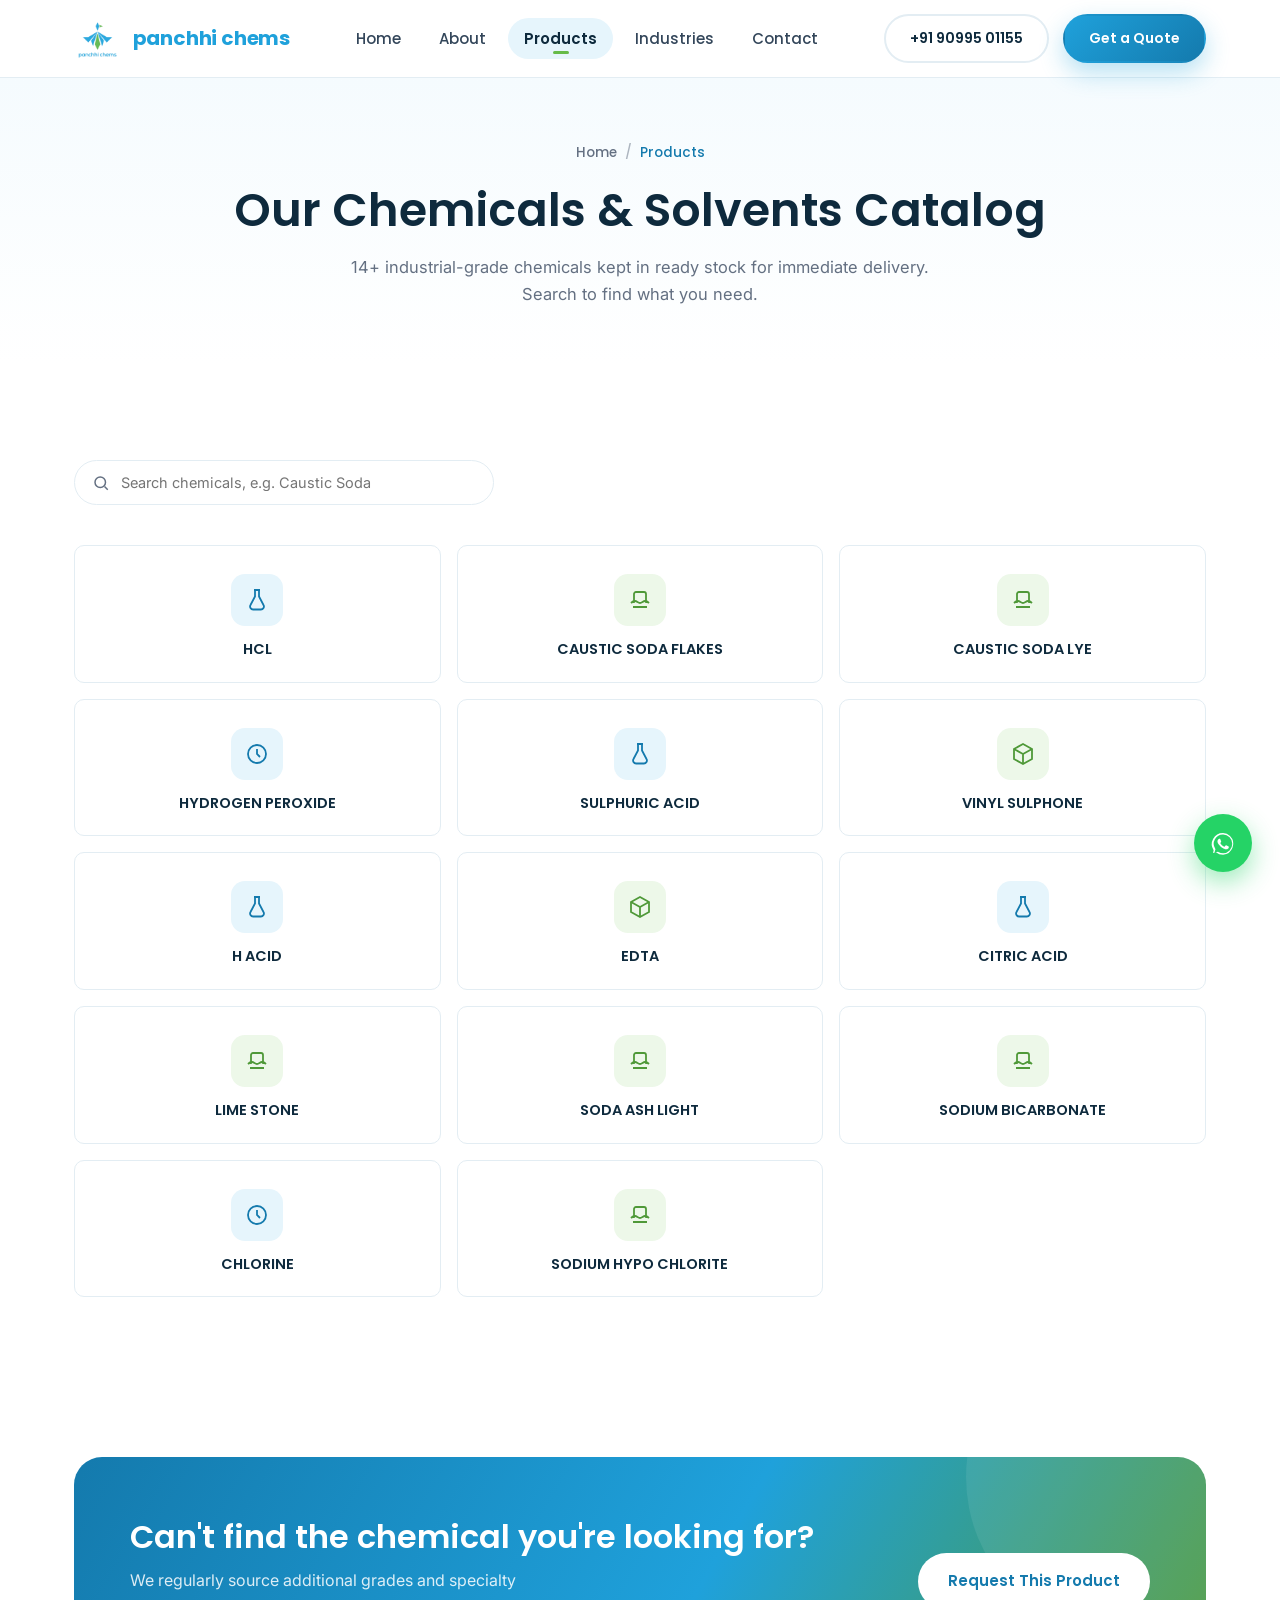
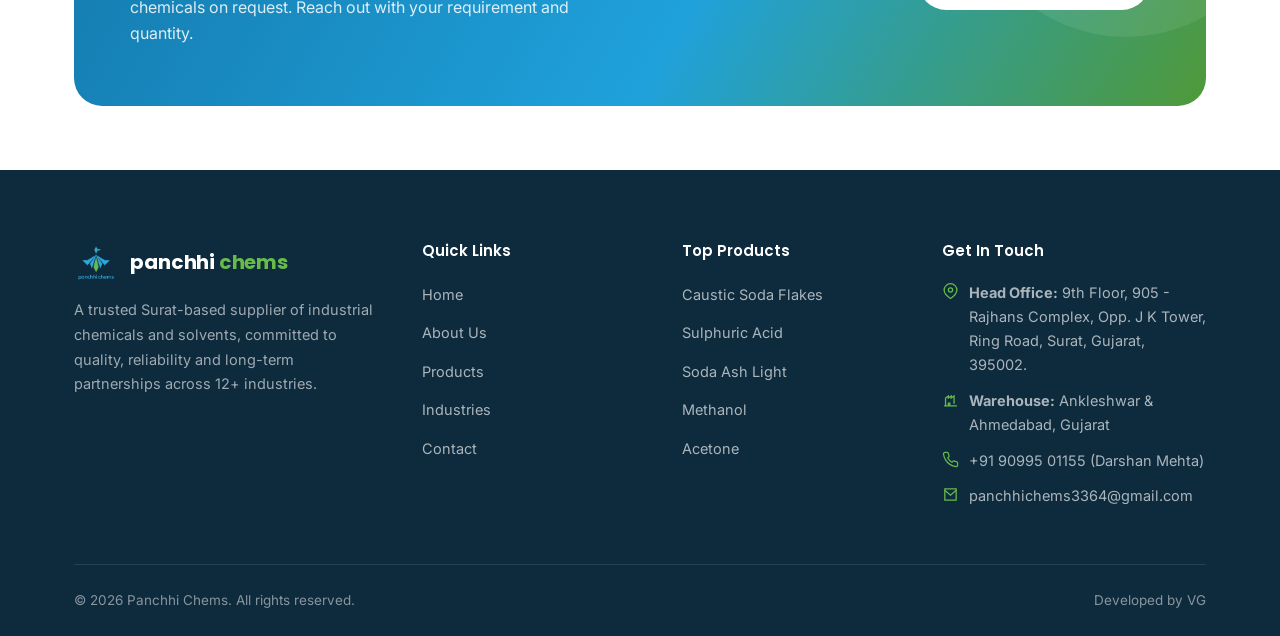
<file: products.html>
<!DOCTYPE html>
<html lang="en">
<head>
<meta charset="UTF-8">
<meta name="viewport" content="width=device-width, initial-scale=1.0, maximum-scale=5.0, user-scalable=yes">
<title>Products | Panchhi Chems — Chemicals &amp; Solvents</title>
<meta name="description" content="Browse Panchhi Chems' full catalog of industrial chemicals and solvents — acids, alkalis, solvents and specialty chemicals — all kept in ready stock.">
<link rel="icon" href="images/logo.png" type="image/png">
<link rel="preconnect" href="https://fonts.googleapis.com">
<link rel="preconnect" href="https://fonts.gstatic.com" crossorigin>
<link href="https://fonts.googleapis.com/css2?family=Inter:wght@400;500;600;700&family=Poppins:wght@500;600;700&display=swap" rel="stylesheet">
<link rel="stylesheet" href="css/style.css">
</head>
<body>

<!-- ================= HEADER ================= -->
<header class="site-header">
  <div class="header-inner container">
    <a href="index.html" class="brand">
      <img src="images/logo.png" alt="Panchhi Chems logo">
      <span class="brand-text">panchhi<span> chems</span></span>
    </a>
    <nav class="main-nav">
      <ul>
        <li><a href="index.html">Home</a></li>
        <li><a href="about.html">About</a></li>
        <li><a href="products.html" class="active">Products</a></li>
        <li><a href="industries.html">Industries</a></li>
        <li><a href="contact.html">Contact</a></li>
      </ul>
    </nav>
    <div class="header-actions">
      <a href="tel:+919099501155" class="btn btn-outline">+91 90995 01155</a>
      <a href="contact.html" class="btn btn-primary">Get a Quote</a>
      <button class="nav-toggle" aria-label="Toggle menu"><span></span><span></span><span></span></button>
    </div>
  </div>
</header>

<!-- ================= PAGE HEADER ================= -->
<section class="page-header">
  <div class="container">
    <div class="breadcrumb"><a href="index.html">Home</a><span class="sep">/</span><span class="current">Products</span></div>
    <h1>Our Chemicals &amp; Solvents Catalog</h1>
    <p>14+ industrial-grade chemicals kept in ready stock for immediate delivery. Search to find what you need.</p>
  </div>
</section>

<!-- ================= PRODUCTS ================= -->
<section class="section-pad">
  <div class="container">

    <div class="products-toolbar reveal">
      <div class="search-box">
        <svg viewBox="0 0 24 24" fill="none" stroke="currentColor" stroke-width="2"><circle cx="11" cy="11" r="7"/><path d="m21 21-4.3-4.3"/></svg>
        <input type="text" id="productSearch" placeholder="Search chemicals, e.g. Caustic Soda">
      </div>
    </div>

    <div class="product-grid">
      <div class="product-chip" data-name="hcl"><div class="pc-icon blue">
        <svg viewBox="0 0 24 24" fill="none" stroke="currentColor" stroke-width="1.8"><path d="M9 2h6M10 2v6.5L5.5 17a3 3 0 0 0 2.6 4.5h7.8a3 3 0 0 0 2.6-4.5L14 8.5V2"/></svg>
      </div><span>HCL</span></div>
      <div class="product-chip" data-name="caustic soda flakes"><div class="pc-icon">
        <svg viewBox="0 0 24 24" fill="none" stroke="currentColor" stroke-width="1.8"><path d="M3 15s2-2 4-2 3 2 5 2 3-2 5-2 4 2 4 2M5 19h14M6 15V6a2 2 0 0 1 2-2h8a2 2 0 0 1 2 2v9"/></svg>
      </div><span>CAUSTIC SODA FLAKES</span></div>
      <div class="product-chip" data-name="caustic soda lye"><div class="pc-icon">
        <svg viewBox="0 0 24 24" fill="none" stroke="currentColor" stroke-width="1.8"><path d="M3 15s2-2 4-2 3 2 5 2 3-2 5-2 4 2 4 2M5 19h14M6 15V6a2 2 0 0 1 2-2h8a2 2 0 0 1 2 2v9"/></svg>
      </div><span>CAUSTIC SODA LYE</span></div>
      <div class="product-chip" data-name="hydrogen peroxide"><div class="pc-icon blue">
        <svg viewBox="0 0 24 24" fill="none" stroke="currentColor" stroke-width="1.8"><circle cx="12" cy="12" r="9"/><path d="M12 7v5l3 3"/></svg>
      </div><span>HYDROGEN PEROXIDE</span></div>
      <div class="product-chip" data-name="sulphuric acid"><div class="pc-icon blue">
        <svg viewBox="0 0 24 24" fill="none" stroke="currentColor" stroke-width="1.8"><path d="M9 2h6M10 2v6.5L5.5 17a3 3 0 0 0 2.6 4.5h7.8a3 3 0 0 0 2.6-4.5L14 8.5V2"/></svg>
      </div><span>SULPHURIC ACID</span></div>
      <div class="product-chip" data-name="vinyl sulphone"><div class="pc-icon">
        <svg viewBox="0 0 24 24" fill="none" stroke="currentColor" stroke-width="1.8"><path d="M12 2 3 7v10l9 5 9-5V7l-9-5Z"/><path d="M3 7l9 5 9-5M12 12v10"/></svg>
      </div><span>VINYL SULPHONE</span></div>
      <div class="product-chip" data-name="h acid"><div class="pc-icon blue">
        <svg viewBox="0 0 24 24" fill="none" stroke="currentColor" stroke-width="1.8"><path d="M9 2h6M10 2v6.5L5.5 17a3 3 0 0 0 2.6 4.5h7.8a3 3 0 0 0 2.6-4.5L14 8.5V2"/></svg>
      </div><span>H ACID</span></div>
      <div class="product-chip" data-name="edta"><div class="pc-icon">
        <svg viewBox="0 0 24 24" fill="none" stroke="currentColor" stroke-width="1.8"><path d="M12 2 3 7v10l9 5 9-5V7l-9-5Z"/><path d="M3 7l9 5 9-5M12 12v10"/></svg>
      </div><span>EDTA</span></div>
      <div class="product-chip" data-name="citric acid"><div class="pc-icon blue">
        <svg viewBox="0 0 24 24" fill="none" stroke="currentColor" stroke-width="1.8"><path d="M9 2h6M10 2v6.5L5.5 17a3 3 0 0 0 2.6 4.5h7.8a3 3 0 0 0 2.6-4.5L14 8.5V2"/></svg>
      </div><span>CITRIC ACID</span></div>
      <div class="product-chip" data-name="lime stone"><div class="pc-icon">
        <svg viewBox="0 0 24 24" fill="none" stroke="currentColor" stroke-width="1.8"><path d="M3 15s2-2 4-2 3 2 5 2 3-2 5-2 4 2 4 2M5 19h14M6 15V6a2 2 0 0 1 2-2h8a2 2 0 0 1 2 2v9"/></svg>
      </div><span>LIME STONE</span></div>
      <div class="product-chip" data-name="soda ash light"><div class="pc-icon">
        <svg viewBox="0 0 24 24" fill="none" stroke="currentColor" stroke-width="1.8"><path d="M3 15s2-2 4-2 3 2 5 2 3-2 5-2 4 2 4 2M5 19h14M6 15V6a2 2 0 0 1 2-2h8a2 2 0 0 1 2 2v9"/></svg>
      </div><span>SODA ASH LIGHT</span></div>
      <div class="product-chip" data-name="sodium bicarbonate"><div class="pc-icon">
        <svg viewBox="0 0 24 24" fill="none" stroke="currentColor" stroke-width="1.8"><path d="M3 15s2-2 4-2 3 2 5 2 3-2 5-2 4 2 4 2M5 19h14M6 15V6a2 2 0 0 1 2-2h8a2 2 0 0 1 2 2v9"/></svg>
      </div><span>SODIUM BICARBONATE</span></div>
      <div class="product-chip" data-name="chlorine"><div class="pc-icon blue">
        <svg viewBox="0 0 24 24" fill="none" stroke="currentColor" stroke-width="1.8"><circle cx="12" cy="12" r="9"/><path d="M12 7v5l3 3"/></svg>
      </div><span>CHLORINE</span></div>
      <div class="product-chip" data-name="sodium hypo chlorite"><div class="pc-icon">
        <svg viewBox="0 0 24 24" fill="none" stroke="currentColor" stroke-width="1.8"><path d="M3 15s2-2 4-2 3 2 5 2 3-2 5-2 4 2 4 2M5 19h14M6 15V6a2 2 0 0 1 2-2h8a2 2 0 0 1 2 2v9"/></svg>
      </div><span>SODIUM HYPO CHLORITE</span></div>
    </div>

    <div class="no-results" id="noResults">
      <h3 style="margin-bottom:8px;">No products found</h3>
      <p>Try a different search term.</p>
    </div>

  </div>
</section>

<!-- ================= CTA BAND ================= -->
<section class="section-pad-sm">
  <div class="container">
    <div class="cta-band reveal">
      <div>
        <h2>Can't find the chemical you're looking for?</h2>
        <p>We regularly source additional grades and specialty chemicals on request. Reach out with your requirement and quantity.</p>
      </div>
      <div class="cta-actions">
        <a href="contact.html" class="btn btn-light">Request This Product</a>
      </div>
    </div>
  </div>
</section>

<!-- ================= FOOTER ================= -->
<footer class="site-footer">
  <div class="container">
    <div class="footer-top">
      <div class="footer-brand">
        <a href="index.html" class="brand">
          <img src="images/logo.png" alt="Panchhi Chems logo" style="height:40px;">
          <span class="brand-text">panchhi<span> chems</span></span>
        </a>
        <p>A trusted Surat-based supplier of industrial chemicals and solvents, committed to quality, reliability and long-term partnerships across 12+ industries.</p>
      </div>
      <div class="footer-col">
        <h4>Quick Links</h4>
        <ul>
          <li><a href="index.html">Home</a></li>
          <li><a href="about.html">About Us</a></li>
          <li><a href="products.html">Products</a></li>
          <li><a href="industries.html">Industries</a></li>
          <li><a href="contact.html">Contact</a></li>
        </ul>
      </div>
      <div class="footer-col">
        <h4>Top Products</h4>
        <ul>
          <li><a href="products.html">Caustic Soda Flakes</a></li>
          <li><a href="products.html">Sulphuric Acid</a></li>
          <li><a href="products.html">Soda Ash Light</a></li>
          <li><a href="products.html">Methanol</a></li>
          <li><a href="products.html">Acetone</a></li>
        </ul>
      </div>
      <div class="footer-col">
        <h4>Get In Touch</h4>
        <ul>
          <li class="contact-line">
            <svg viewBox="0 0 24 24" fill="none" stroke="currentColor" stroke-width="1.8"><path d="M21 10c0 6-9 12-9 12s-9-6-9-12a9 9 0 0 1 18 0Z"/><circle cx="12" cy="10" r="3"/></svg>
            <span><strong>Head Office:</strong> 9th Floor, 905 - Rajhans Complex, Opp. J K Tower, Ring Road, Surat, Gujarat, 395002.</span>
          </li>
          <li class="contact-line">
            <svg viewBox="0 0 24 24" fill="none" stroke="currentColor" stroke-width="1.8"><path d="M3 21h18M5 21V10l4-3v3l4-3v3l4-3v11M9 21v-4h2v4"/></svg>
            <span><strong>Warehouse:</strong> Ankleshwar &amp; Ahmedabad, Gujarat</span>
          </li>
          <li class="contact-line">
            <svg viewBox="0 0 24 24" fill="none" stroke="currentColor" stroke-width="1.8"><path d="M22 16.92v3a2 2 0 0 1-2.18 2 19.8 19.8 0 0 1-8.63-3.07 19.5 19.5 0 0 1-6-6 19.8 19.8 0 0 1-3.07-8.67A2 2 0 0 1 4.11 2h3a2 2 0 0 1 2 1.72c.13.96.36 1.9.7 2.81a2 2 0 0 1-.45 2.11L8.09 9.91a16 16 0 0 0 6 6l1.27-1.27a2 2 0 0 1 2.11-.45c.9.34 1.85.57 2.81.7A2 2 0 0 1 22 16.92Z"/></svg>
            <a href="tel:+919099501155">+91 90995 01155 (Darshan Mehta)</a>
          </li>
          <li class="contact-line">
            <svg viewBox="0 0 24 24" fill="none" stroke="currentColor" stroke-width="1.8"><path d="M4 4h16v16H4z" fill="none"/><path d="m4 6 8 7 8-7"/></svg>
            <a href="mailto:panchhichems3364@gmail.com">panchhichems3364@gmail.com</a>
          </li>
        </ul>
      </div>
    </div>
    <div class="footer-bottom">
      <span>&copy; <span id="year"></span> Panchhi Chems. All rights reserved.</span>
      <span>Developed by VG</span>
    </div>
  </div>
</footer>

<a href="https://wa.me/919099501155?text=Hello%20Panchhi%20Chems%2C%20I%27m%20interested%20in%20your%20chemical%20products.%20Could%20you%20share%20more%20details%3F" target="_blank" rel="noopener" class="whatsapp-float" aria-label="Chat with us on WhatsApp">
  <svg viewBox="0 0 24 24" fill="currentColor"><path d="M17.6 6.32A8.86 8.86 0 0 0 12.05 4a8.9 8.9 0 0 0-7.55 13.75L4 20l2.35-.62a8.87 8.87 0 0 0 5.7 2.08h.01a8.9 8.9 0 0 0 5.54-15.14ZM12.06 20.13h-.01a7.4 7.4 0 0 1-3.77-1.03l-.27-.16-2.8.73.75-2.73-.18-.28a7.4 7.4 0 0 1 6.28-11.4 7.35 7.35 0 0 1 7.34 7.36 7.4 7.4 0 0 1-7.34 7.51Zm4.05-5.52c-.22-.11-1.3-.64-1.5-.72s-.35-.11-.5.11-.58.72-.71.87-.26.17-.48.06a6.1 6.1 0 0 1-1.79-1.1 6.7 6.7 0 0 1-1.24-1.54c-.13-.22 0-.34.1-.45.1-.1.22-.26.33-.39.11-.13.15-.22.22-.37a.4.4 0 0 1 0-.39c-.06-.11-.5-1.2-.68-1.65-.18-.43-.36-.37-.5-.38h-.43a.82.82 0 0 0-.59.28 2.5 2.5 0 0 0-.78 1.86 4.35 4.35 0 0 0 .91 2.3 9.98 9.98 0 0 0 3.83 3.39c.54.23.96.37 1.28.47a3.08 3.08 0 0 0 1.42.09c.43-.06 1.3-.53 1.49-1.04.18-.51.18-.95.13-1.04-.05-.1-.2-.16-.42-.27Z"/></svg>
  <span class="whatsapp-tip">Chat on WhatsApp</span>
</a>

<button class="back-top" aria-label="Back to top">
  <svg width="18" height="18" viewBox="0 0 24 24" fill="none" stroke="currentColor" stroke-width="2.4"><path d="m18 15-6-6-6 6"/></svg>
</button>

<script src="js/script.js"></script>
</body>
</html>
</file>
<file: css/style.css>
/* ==========================================================================
   Panchhi Chems — Global Stylesheet
   ========================================================================== */

:root {
  --blue: #1FA1DB;
  --blue-dark: #147AAD;
  --blue-light: #E6F5FC;
  --green: #66BB49;
  --green-dark: #4F9938;
  --green-light: #EDF8E9;
  --navy: #0E2A3D;
  --text: #33465A;
  --text-light: #647082;
  --bg: #FFFFFF;
  --bg-alt: #F5FAFC;
  --border: #E3EDF3;
  --shadow: 0 10px 30px rgba(14, 42, 61, 0.08);
  --shadow-sm: 0 4px 14px rgba(14, 42, 61, 0.06);
  --radius: 16px;
  --radius-sm: 10px;
  --container: 1180px;
  --ff-head: 'Poppins', 'Segoe UI', sans-serif;
  --ff-body: 'Inter', 'Segoe UI', sans-serif;
}

* { margin: 0; padding: 0; box-sizing: border-box; }

html { scroll-behavior: smooth; }

body {
  font-family: var(--ff-body);
  color: var(--text);
  background: var(--bg);
  line-height: 1.65;
  -webkit-font-smoothing: antialiased;
  overflow-x: hidden;
}

img { max-width: 100%; display: block; }

a { text-decoration: none; color: inherit; }

ul { list-style: none; }

h1, h2, h3, h4 {
  font-family: var(--ff-head);
  color: var(--navy);
  font-weight: 600;
  line-height: 1.25;
}

.container {
  max-width: var(--container);
  margin: 0 auto;
  padding: 0 24px;
  position: relative;
}

section { position: relative; }

.eyebrow {
  display: inline-flex;
  align-items: center;
  gap: 8px;
  font-family: var(--ff-head);
  font-size: 13px;
  font-weight: 600;
  letter-spacing: 0.12em;
  text-transform: uppercase;
  color: var(--blue-dark);
  background: var(--blue-light);
  padding: 7px 16px 7px 12px;
  border-radius: 999px;
  margin-bottom: 18px;
}

.eyebrow::before {
  content: "";
  width: 7px;
  height: 7px;
  border-radius: 50%;
  background: var(--green);
  flex-shrink: 0;
}

.section-head {
  max-width: 640px;
  margin: 0 0 48px;
}

.section-head.center {
  margin-left: auto;
  margin-right: auto;
  text-align: center;
}

.section-head h2 {
  font-size: clamp(28px, 3.6vw, 40px);
  margin-bottom: 14px;
}

.section-head p {
  color: var(--text-light);
  font-size: 16.5px;
}

.section-pad { padding: 96px 0; }
.section-pad-sm { padding: 64px 0; }

.bg-alt { background: var(--bg-alt); }

/* ---------- Decorative background shapes (echoes brochure geometric motif) ---------- */
.deco-lines {
  position: absolute;
  inset: 0;
  overflow: hidden;
  pointer-events: none;
  z-index: 0;
}

.deco-lines svg { position: absolute; opacity: 0.5; }

.wave-divider {
  display: block;
  width: 100%;
  line-height: 0;
}

.wave-divider svg { width: 100%; height: auto; display: block; }

/* ---------- Buttons ---------- */
.btn {
  display: inline-flex;
  align-items: center;
  justify-content: center;
  gap: 8px;
  font-family: var(--ff-head);
  font-weight: 600;
  font-size: 15px;
  padding: 14px 28px;
  border-radius: 999px;
  border: 2px solid transparent;
  cursor: pointer;
  transition: transform 0.25s ease, box-shadow 0.25s ease, background 0.25s ease, color 0.25s ease, border-color 0.25s ease;
  white-space: nowrap;
}

.btn-primary {
  background: linear-gradient(135deg, var(--blue), var(--blue-dark));
  color: #fff;
  box-shadow: 0 10px 24px rgba(31, 161, 219, 0.32);
}

.btn-primary:hover { transform: translateY(-3px); box-shadow: 0 14px 30px rgba(31, 161, 219, 0.42); }

.btn-outline {
  background: transparent;
  border-color: var(--border);
  color: var(--navy);
}

.btn-outline:hover { border-color: var(--blue); color: var(--blue-dark); transform: translateY(-3px); }

.btn-light {
  background: #fff;
  color: var(--blue-dark);
}
.btn-light:hover { transform: translateY(-3px); box-shadow: 0 14px 30px rgba(0,0,0,0.15); }

.btn-block { width: 100%; }

/* ==========================================================================
   Header
   ========================================================================== */
.site-header {
  position: sticky;
  top: 0;
  z-index: 999;
  background: rgba(255, 255, 255, 0.9);
  backdrop-filter: blur(10px);
  border-bottom: 1px solid var(--border);
}

.header-inner {
  display: flex;
  align-items: center;
  justify-content: space-between;
  padding: 14px 24px;
  gap: 20px;
}

.brand {
  display: flex;
  align-items: center;
  gap: 10px;
}

.brand img { height: 42px; width: auto; }

.brand-text {
  font-family: var(--ff-head);
  font-weight: 700;
  font-size: 20px;
  color: var(--blue);
  letter-spacing: -0.01em;
}

.brand-text span { color: var(--blue); }

.main-nav ul {
  display: flex;
  align-items: center;
  gap: 6px;
}

.main-nav a {
  font-family: var(--ff-head);
  font-weight: 500;
  font-size: 15px;
  color: var(--text);
  padding: 10px 16px;
  border-radius: 999px;
  transition: background 0.2s ease, color 0.2s ease;
}

.main-nav a:hover,
.main-nav a.active {
  background: var(--blue-light);
  color: var(--blue-dark);
}

/* Products is our core offering — give it a small persistent accent
   (independent of the blue "current page" state) so it stands out */
.main-nav li:nth-child(3) a {
  position: relative;
  font-weight: 600;
  color: var(--navy);
}
.main-nav li:nth-child(3) a::after {
  content: "";
  position: absolute;
  left: 50%;
  bottom: 5px;
  transform: translateX(-50%);
  width: 16px;
  height: 3px;
  border-radius: 2px;
  background: var(--green);
}

.header-actions { display: flex; align-items: center; gap: 14px; }

.header-actions .btn { padding: 11px 24px; font-size: 14px; }

.nav-toggle {
  display: none;
  flex-direction: column;
  gap: 5px;
  background: none;
  border: none;
  cursor: pointer;
  padding: 6px;
}

.nav-toggle span {
  width: 24px;
  height: 2px;
  background: var(--navy);
  border-radius: 2px;
  transition: transform 0.25s ease, opacity 0.25s ease;
}

/* ==========================================================================
   Hero
   ========================================================================== */
.hero {
  padding: 64px 0 40px;
  background: linear-gradient(180deg, #F5FBFE 0%, #FFFFFF 100%);
  overflow: hidden;
}

.hero-grid {
  display: grid;
  grid-template-columns: 1.05fr 0.95fr;
  gap: 48px;
  align-items: center;
}

.hero-copy h1 {
  font-size: clamp(34px, 4.6vw, 54px);
  letter-spacing: -0.02em;
  margin-bottom: 20px;
}

.hero-copy h1 em {
  font-style: normal;
  background: linear-gradient(135deg, var(--blue), var(--green));
  -webkit-background-clip: text;
  background-clip: text;
  color: transparent;
}

.hero-copy p {
  font-size: 17.5px;
  color: var(--text-light);
  max-width: 520px;
  margin-bottom: 32px;
}

.hero-actions { display: flex; gap: 16px; flex-wrap: wrap; margin-bottom: 40px; }

.hero-stats {
  display: flex;
  gap: 36px;
  flex-wrap: wrap;
}

.hero-stats .stat-num {
  font-family: var(--ff-head);
  font-size: 30px;
  font-weight: 700;
  color: var(--navy);
}
.hero-stats .stat-num span { color: var(--blue); }
.hero-stats .stat-label { font-size: 13.5px; color: var(--text-light); }

.hero-art {
  position: relative;
  display: flex;
  align-items: center;
  justify-content: center;
}

.hero-art-card {
  position: relative;
  width: 100%;
  max-width: 440px;
  aspect-ratio: 1 / 1;
  border-radius: 32px;
  background: radial-gradient(circle at 30% 20%, #EAF8FF 0%, #F3FBEE 55%, #ffffff 100%);
  border: 1px solid var(--border);
  display: flex;
  align-items: center;
  justify-content: center;
  box-shadow: var(--shadow);
}

.hero-art-card img {
  width: 62%;
  filter: drop-shadow(0 18px 30px rgba(31,161,219,0.25));
  animation: float 5s ease-in-out infinite;
}

@keyframes float {
  0%, 100% { transform: translateY(0); }
  50% { transform: translateY(-14px); }
}

.hero-badge {
  position: absolute;
  background: #fff;
  border: 1px solid var(--border);
  box-shadow: var(--shadow-sm);
  border-radius: 14px;
  padding: 12px 16px;
  display: flex;
  align-items: center;
  gap: 10px;
  font-family: var(--ff-head);
  font-weight: 600;
  font-size: 13.5px;
  color: var(--navy);
}

.hero-badge.badge-1 { top: 6%; left: -4%; }
.hero-badge.badge-2 { bottom: 8%; right: -6%; }

.hero-badge .dot {
  width: 34px; height: 34px; border-radius: 10px;
  display: flex; align-items: center; justify-content: center;
  background: var(--green-light); color: var(--green-dark);
  flex-shrink: 0;
}
.hero-badge.badge-1 .dot { background: var(--blue-light); color: var(--blue-dark); }

/* ==========================================================================
   Marquee strip (industries ticker)
   ========================================================================== */
.strip {
  background: var(--navy);
  padding: 16px 0;
  overflow: hidden;
}
.strip-track {
  display: flex;
  gap: 48px;
  width: max-content;
  animation: marquee 28s linear infinite;
}
.strip-track span {
  font-family: var(--ff-head);
  font-size: 14px;
  font-weight: 500;
  letter-spacing: 0.05em;
  text-transform: uppercase;
  color: rgba(255,255,255,0.65);
  display: flex;
  align-items: center;
  gap: 10px;
  white-space: nowrap;
}
.strip-track span::before {
  content: "";
  width: 5px; height: 5px; border-radius: 50%;
  background: var(--green);
}
@keyframes marquee {
  from { transform: translateX(0); }
  to { transform: translateX(-50%); }
}

/* ==========================================================================
   Cards: Industries / Why-us / Products
   ========================================================================== */
.grid {
  display: grid;
  gap: 24px;
}
.grid-4 { grid-template-columns: repeat(4, 1fr); }
.grid-3 { grid-template-columns: repeat(3, 1fr); }
.grid-2 { grid-template-columns: repeat(2, 1fr); }

.card {
  background: #fff;
  border: 1px solid var(--border);
  border-radius: var(--radius);
  padding: 30px 26px;
  transition: transform 0.25s ease, box-shadow 0.25s ease, border-color 0.25s ease;
}
.card:hover {
  transform: translateY(-6px);
  box-shadow: var(--shadow);
  border-color: transparent;
}

.icon-box {
  width: 54px;
  height: 54px;
  border-radius: 14px;
  display: flex;
  align-items: center;
  justify-content: center;
  background: var(--blue-light);
  color: var(--blue-dark);
  margin-bottom: 18px;
}
.icon-box svg { width: 26px; height: 26px; }

.icon-box.alt { background: var(--green-light); color: var(--green-dark); }

.card h3 {
  font-size: 18px;
  margin-bottom: 8px;
}
.card p {
  color: var(--text-light);
  font-size: 14.5px;
}

.industry-card {
  text-align: center;
  padding: 28px 18px;
}
.industry-card .icon-box {
  margin-left: auto;
  margin-right: auto;
}
.industry-card h3 { font-size: 15.5px; margin-bottom: 4px; }
.industry-card p { font-size: 13px; }

/* Why-us numbered list style */
.feature-row {
  display: flex;
  gap: 20px;
  padding: 26px 0;
  border-bottom: 1px solid var(--border);
}
.feature-row:last-child { border-bottom: none; }
.feature-num {
  font-family: var(--ff-head);
  font-weight: 700;
  font-size: 15px;
  color: var(--blue);
  width: 46px;
  height: 46px;
  border-radius: 50%;
  border: 2px solid var(--blue-light);
  display: flex;
  align-items: center;
  justify-content: center;
  flex-shrink: 0;
}
.feature-row h3 { font-size: 18px; margin-bottom: 6px; }
.feature-row p { color: var(--text-light); font-size: 15px; }

/* ==========================================================================
   CTA band
   ========================================================================== */
.cta-band {
  background: linear-gradient(120deg, var(--blue-dark), var(--blue) 55%, var(--green-dark));
  border-radius: 28px;
  padding: 60px 56px;
  display: flex;
  align-items: center;
  justify-content: space-between;
  gap: 32px;
  flex-wrap: wrap;
  color: #fff;
  position: relative;
  overflow: hidden;
}
.cta-band::after {
  content: "";
  position: absolute;
  width: 320px; height: 320px;
  background: rgba(255,255,255,0.08);
  border-radius: 50%;
  top: -140px; right: -80px;
}
.cta-band h2 { color: #fff; font-size: clamp(24px, 3vw, 32px); margin-bottom: 10px; }
.cta-band p { color: rgba(255,255,255,0.85); max-width: 460px; }
.cta-actions { display: flex; gap: 14px; flex-wrap: wrap; position: relative; z-index: 1; }

/* ==========================================================================
   Page header (inner pages)
   ========================================================================== */
.page-header {
  padding: 64px 0 56px;
  background: linear-gradient(180deg, #F5FBFE 0%, #FFFFFF 100%);
  text-align: center;
}
.page-header h1 { font-size: clamp(32px, 4.4vw, 46px); margin-bottom: 14px; }
.page-header p { color: var(--text-light); max-width: 600px; margin: 0 auto; font-size: 16.5px; }
.breadcrumb {
  display: flex; align-items: center; justify-content: center; gap: 8px;
  font-size: 13.5px; color: var(--text-light); margin-bottom: 18px;
  font-family: var(--ff-head); font-weight: 500;
}
.breadcrumb .sep { opacity: 0.5; }
.breadcrumb .current { color: var(--blue-dark); }

/* ==========================================================================
   About page specifics
   ========================================================================== */
.split {
  display: grid;
  grid-template-columns: 1fr 1fr;
  gap: 56px;
  align-items: center;
}
.split p + p { margin-top: 14px; }
.about-visual {
  position: relative;
  border-radius: 28px;
  background: linear-gradient(150deg, var(--blue-light), var(--green-light));
  padding: 48px;
  display: flex;
  align-items: center;
  justify-content: center;
  border: 1px solid var(--border);
}
.about-visual img { width: 70%; }

.mini-stats {
  display: grid;
  grid-template-columns: repeat(3, 1fr);
  gap: 18px;
  margin-top: 36px;
}
.mini-stat {
  background: var(--bg-alt);
  border: 1px solid var(--border);
  border-radius: var(--radius-sm);
  padding: 20px 16px;
  text-align: center;
}
.mini-stat .num { font-family: var(--ff-head); font-weight: 700; font-size: 26px; color: var(--blue-dark); }
.mini-stat .lbl { font-size: 12.5px; color: var(--text-light); margin-top: 4px; }

.values-grid { margin-top: 20px; }

.mv-card { padding: 38px; }

/* ==========================================================================
   Products page
   ========================================================================== */
.products-toolbar {
  display: flex;
  align-items: center;
  justify-content: space-between;
  gap: 20px;
  flex-wrap: wrap;
  margin-bottom: 40px;
}

.search-box {
  position: relative;
  flex: 1;
  min-width: 260px;
  max-width: 420px;
}
.search-box input {
  width: 100%;
  padding: 13px 20px 13px 46px;
  border-radius: 999px;
  border: 1.5px solid var(--border);
  font-family: var(--ff-body);
  font-size: 14.5px;
  outline: none;
  transition: border-color 0.2s ease, box-shadow 0.2s ease;
  background: #fff;
}
.search-box input:focus { border-color: var(--blue); box-shadow: 0 0 0 4px var(--blue-light); }
.search-box svg {
  position: absolute; left: 18px; top: 50%; transform: translateY(-50%);
  width: 18px; height: 18px; color: var(--text-light);
}

.filter-chips { display: flex; gap: 10px; flex-wrap: wrap; }
.filter-chip {
  font-family: var(--ff-head);
  font-size: 13.5px;
  font-weight: 600;
  padding: 9px 18px;
  border-radius: 999px;
  border: 1.5px solid var(--border);
  background: #fff;
  color: var(--text);
  cursor: pointer;
  transition: all 0.2s ease;
}
.filter-chip:hover { border-color: var(--blue); color: var(--blue-dark); }
.filter-chip.active {
  background: var(--navy);
  border-color: var(--navy);
  color: #fff;
}

.product-category { margin-bottom: 48px; }
.product-category:last-child { margin-bottom: 0; }

.category-head {
  display: flex;
  align-items: center;
  flex-wrap: wrap;
  row-gap: 8px;
  gap: 14px;
  margin-bottom: 22px;
}
.category-head h2 { font-size: 22px; margin-right: auto; }
.category-head .count {
  font-family: var(--ff-head);
  font-size: 12.5px;
  font-weight: 600;
  color: var(--blue-dark);
  background: var(--blue-light);
  padding: 4px 12px;
  border-radius: 999px;
}
.category-line { flex: 1; height: 1px; background: var(--border); }

.product-grid {
  display: grid;
  grid-template-columns: repeat(3, 1fr);
  gap: 16px;
}

.product-chip {
  position: relative;
  display: flex;
  flex-direction: column;
  align-items: center;
  justify-content: center;
  text-align: center;
  gap: 14px;
  background: #fff;
  border: 1px solid var(--border);
  border-radius: var(--radius-sm);
  text-decoration: none;
  cursor: pointer;
  padding: 28px 16px 22px;
  overflow: hidden;
  transition: transform 0.2s ease, box-shadow 0.2s ease, border-color 0.2s ease;
}
.product-chip::before {
  content: "";
  position: absolute;
  top: 0; left: 0; right: 0;
  height: 3px;
  background: var(--green);
  transform: scaleX(0);
  transition: transform 0.25s ease;
}
.product-chip:hover {
  transform: translateY(-5px);
  box-shadow: var(--shadow-sm);
  border-color: transparent;
}
.product-chip:hover::before { transform: scaleX(1); }
.product-chip .pc-icon {
  width: 52px; height: 52px;
  border-radius: 14px;
  background: var(--green-light);
  color: var(--green-dark);
  display: flex; align-items: center; justify-content: center;
  flex-shrink: 0;
}
.product-chip .pc-icon svg { width: 24px; height: 24px; }
.product-chip span {
  font-family: var(--ff-head);
  font-weight: 600;
  font-size: 14.5px;
  color: var(--navy);
  line-height: 1.35;
}

.product-category[data-category="acids"] .product-chip::before,
.product-category[data-category="solvents"] .product-chip::before { background: var(--blue); }

.product-chip[hidden] { display: none; }

/* Category accent colors — alternating brand blue/green for quick visual scanning */
.product-category[data-category="acids"] .pc-icon,
.product-category[data-category="solvents"] .pc-icon {
  background: var(--blue-light);
  color: var(--blue-dark);
}
.product-category[data-category="alkalis"] .pc-icon,
.product-category[data-category="specialty"] .pc-icon {
  background: var(--green-light);
  color: var(--green-dark);
}
.pc-icon.blue { background: var(--blue-light); color: var(--blue-dark); }

.no-results {
  text-align: center;
  padding: 60px 20px;
  color: var(--text-light);
  display: none;
}
.no-results.show { display: block; }

/* ==========================================================================
   Contact page
   ========================================================================== */
.contact-grid {
  display: grid;
  grid-template-columns: 0.85fr 1.15fr;
  gap: 40px;
  align-items: start;
}

.contact-info-list { display: flex; flex-direction: column; gap: 18px; margin-bottom: 28px; }
.contact-info-card {
  display: flex;
  gap: 16px;
  padding: 22px;
  background: var(--bg-alt);
  border: 1px solid var(--border);
  border-radius: var(--radius-sm);
}
.contact-info-card .icon-box { margin-bottom: 0; flex-shrink: 0; }
.contact-info-card h3 { font-size: 15.5px; margin-bottom: 4px; }
.contact-info-card p, .contact-info-card a { font-size: 14.5px; color: var(--text-light); }
.contact-info-card a:hover { color: var(--blue-dark); }

.map-frame {
  border-radius: var(--radius-sm);
  overflow: hidden;
  border: 1px solid var(--border);
  height: 260px;
}
.map-frame iframe { width: 100%; height: 100%; border: 0; }

.contact-form-panel {
  background: #fff;
  border: 1px solid var(--border);
  border-radius: var(--radius);
  padding: 40px;
  box-shadow: var(--shadow-sm);
}
.contact-form-panel h2 { font-size: 24px; margin-bottom: 8px; }
.contact-form-panel > p { color: var(--text-light); margin-bottom: 28px; font-size: 15px; }

.form-row { display: grid; grid-template-columns: 1fr 1fr; gap: 18px; }

.field { margin-bottom: 20px; }
.field label {
  display: block;
  font-family: var(--ff-head);
  font-weight: 600;
  font-size: 13.5px;
  color: var(--navy);
  margin-bottom: 8px;
}
.field input,
.field textarea {
  width: 100%;
  padding: 13px 16px;
  border-radius: 10px;
  border: 1.5px solid var(--border);
  font-family: var(--ff-body);
  font-size: 14.5px;
  outline: none;
  transition: border-color 0.2s ease, box-shadow 0.2s ease;
  background: var(--bg-alt);
  color: var(--text);
}
.field input:focus, .field textarea:focus {
  border-color: var(--blue);
  box-shadow: 0 0 0 4px var(--blue-light);
  background: #fff;
}
.field textarea { resize: vertical; min-height: 130px; }

.form-msg {
  display: none;
  align-items: center;
  gap: 10px;
  padding: 14px 18px;
  border-radius: 10px;
  font-size: 14.5px;
  font-weight: 500;
  margin-bottom: 20px;
}
.form-msg.show { display: flex; }
.form-msg.success { background: var(--green-light); color: var(--green-dark); }
.form-msg.error { background: #FDECEC; color: #C0392B; }

/* ==========================================================================
   Footer
   ========================================================================== */
.site-footer {
  background: var(--navy);
  color: rgba(255,255,255,0.75);
  padding-top: 72px;
}
.footer-top {
  display: grid;
  grid-template-columns: 1.4fr 1fr 1fr 1.2fr;
  gap: 40px;
  padding-bottom: 56px;
  border-bottom: 1px solid rgba(255,255,255,0.1);
}
.footer-brand .brand-text { color: #fff; }
.footer-brand .brand-text span { color: var(--green); }
.footer-brand p { margin-top: 16px; font-size: 14.5px; line-height: 1.7; color: rgba(255,255,255,0.6); max-width: 320px; }

.footer-col h4 {
  color: #fff;
  font-size: 15px;
  margin-bottom: 20px;
}
.footer-col ul { display: flex; flex-direction: column; gap: 12px; }
.footer-col a { font-size: 14.5px; color: rgba(255,255,255,0.65); transition: color 0.2s ease; }
.footer-col a:hover { color: var(--green); }

.footer-col .contact-line {
  display: flex; gap: 10px; align-items: flex-start;
  font-size: 14.5px; color: rgba(255,255,255,0.65);
}
.footer-col .contact-line svg { width: 17px; height: 17px; flex-shrink: 0; margin-top: 2px; color: var(--green); }

.footer-bottom {
  display: flex;
  align-items: center;
  justify-content: space-between;
  padding: 24px 0;
  font-size: 13.5px;
  color: rgba(255,255,255,0.5);
  flex-wrap: wrap;
  gap: 10px;
}

/* ==========================================================================
   Scroll reveal
   ========================================================================== */
.reveal { opacity: 0; transform: translateY(24px); transition: opacity 0.7s ease, transform 0.7s ease; }
.reveal.in-view { opacity: 1; transform: translateY(0); }

/* WhatsApp floating button */
.whatsapp-float {
  position: fixed;
  bottom: 28px;
  right: 28px;
  width: 58px;
  height: 58px;
  border-radius: 50%;
  background: #25D366;
  color: #fff;
  display: flex;
  align-items: center;
  justify-content: center;
  box-shadow: 0 10px 26px rgba(37, 211, 102, 0.45);
  z-index: 998;
  transition: transform 0.25s ease, box-shadow 0.25s ease;
  animation: wa-pulse 2.4s ease-out infinite;
}
.whatsapp-float:hover {
  transform: translateY(-4px) scale(1.05);
  box-shadow: 0 14px 32px rgba(37, 211, 102, 0.55);
}
.whatsapp-float svg { width: 30px; height: 30px; }

@keyframes wa-pulse {
  0% { box-shadow: 0 10px 26px rgba(37, 211, 102, 0.45), 0 0 0 0 rgba(37, 211, 102, 0.55); }
  70% { box-shadow: 0 10px 26px rgba(37, 211, 102, 0.45), 0 0 0 16px rgba(37, 211, 102, 0); }
  100% { box-shadow: 0 10px 26px rgba(37, 211, 102, 0.45), 0 0 0 0 rgba(37, 211, 102, 0); }
}

.whatsapp-tip {
  position: absolute;
  right: 68px;
  top: 50%;
  transform: translateY(-50%);
  background: var(--navy);
  color: #fff;
  font-family: var(--ff-head);
  font-size: 13px;
  font-weight: 600;
  padding: 8px 14px;
  border-radius: 8px;
  white-space: nowrap;
  opacity: 0;
  visibility: hidden;
  transition: opacity 0.2s ease, transform 0.2s ease;
  pointer-events: none;
}
.whatsapp-tip::before {
  content: "";
  position: absolute;
  right: -5px;
  top: 50%;
  transform: translateY(-50%);
  border-width: 5px 0 5px 6px;
  border-style: solid;
  border-color: transparent transparent transparent var(--navy);
}
.whatsapp-float:hover .whatsapp-tip {
  opacity: 1;
  visibility: visible;
  transform: translateY(-50%) translateX(-4px);
}

/* Products shortcut — stacked above the WhatsApp button on the homepage */
.product-float {
  position: fixed;
  bottom: 98px;
  right: 32px;
  width: 50px;
  height: 50px;
  border-radius: 50%;
  background: linear-gradient(135deg, var(--blue), var(--blue-dark));
  color: #fff;
  display: flex;
  align-items: center;
  justify-content: center;
  box-shadow: 0 8px 22px rgba(31, 161, 219, 0.4);
  z-index: 998;
  transition: transform 0.25s ease, box-shadow 0.25s ease;
}
.product-float:hover {
  transform: translateY(-4px) scale(1.05);
  box-shadow: 0 12px 28px rgba(31, 161, 219, 0.5);
}
.product-float svg { width: 24px; height: 24px; }

.product-tip {
  position: absolute;
  right: 62px;
  top: 50%;
  transform: translateY(-50%);
  background: var(--navy);
  color: #fff;
  font-family: var(--ff-head);
  font-size: 13px;
  font-weight: 600;
  padding: 8px 14px;
  border-radius: 8px;
  white-space: nowrap;
  opacity: 0;
  visibility: hidden;
  transition: opacity 0.2s ease, transform 0.2s ease;
  pointer-events: none;
}
.product-tip::before {
  content: "";
  position: absolute;
  right: -5px;
  top: 50%;
  transform: translateY(-50%);
  border-width: 5px 0 5px 6px;
  border-style: solid;
  border-color: transparent transparent transparent var(--navy);
}
.product-float:hover .product-tip {
  opacity: 1;
  visibility: visible;
  transform: translateY(-50%) translateX(-4px);
}

@media (max-width: 780px) {
  .whatsapp-float { bottom: 20px; right: 20px; width: 52px; height: 52px; }
  .whatsapp-float svg { width: 26px; height: 26px; }
  .whatsapp-tip { display: none; }
  .product-float { bottom: 82px; right: 24px; width: 44px; height: 44px; }
  .product-float svg { width: 20px; height: 20px; }
  .product-tip { display: none; }
}

/* Back to top */
.back-top {
  position: fixed;
  bottom: 28px;
  left: 28px;
  width: 46px;
  height: 46px;
  border-radius: 50%;
  background: var(--navy);
  color: #fff;
  display: flex;
  align-items: center;
  justify-content: center;
  box-shadow: var(--shadow);
  opacity: 0;
  visibility: hidden;
  transform: translateY(10px);
  transition: all 0.3s ease;
  cursor: pointer;
  z-index: 998;
  border: none;
}
.back-top.show { opacity: 1; visibility: visible; transform: translateY(0); }
.back-top:hover { background: var(--blue); }

/* ==========================================================================
   Responsive
   ========================================================================== */
@media (max-width: 1024px) {
  .grid-4 { grid-template-columns: repeat(3, 1fr); }
  .product-grid { grid-template-columns: repeat(2, 1fr); }
  .hero-grid { grid-template-columns: 1fr; }
  .hero-art { order: -1; }
  .hero-art-card { max-width: 320px; }
  .split { grid-template-columns: 1fr; }
  .about-visual { order: -1; }
  .footer-top { grid-template-columns: 1fr 1fr; }
  .contact-grid { grid-template-columns: 1fr; }
}

@media (max-width: 780px) {
  .main-nav, .header-actions .btn-outline { display: none; }
  .nav-toggle { display: flex; }
  .header-actions { gap: 10px; }

  /* backdrop-filter creates a new containing block for fixed descendants,
     which would trap the open mobile nav panel inside the header's own
     box instead of the viewport — drop it while the panel is open */
  body.nav-open .site-header { backdrop-filter: none; background: #fff; }

  body.nav-open .main-nav {
    display: block;
    position: fixed;
    top: 71px;
    left: 0; right: 0;
    bottom: 0;
    background: #fff;
    padding: 10px 20px 24px;
    border-top: 1px solid var(--border);
    box-shadow: var(--shadow);
    overflow-y: auto;
  }
  body.nav-open .main-nav ul {
    display: flex;
    flex-direction: column;
    align-items: stretch;
    width: 100%;
    gap: 2px;
  }
  body.nav-open .main-nav li { border-bottom: 1px solid var(--border); }
  body.nav-open .main-nav li:last-child { border-bottom: none; }
  body.nav-open .main-nav a {
    display: flex;
    align-items: center;
    width: 100%;
    padding: 16px 6px;
    border-radius: 0;
    text-align: left;
    font-size: 16px;
  }
  body.nav-open .main-nav a:hover,
  body.nav-open .main-nav a.active {
    background: transparent;
    color: var(--blue-dark);
    padding-left: 14px;
  }
  body.nav-open .header-actions .btn-primary { padding: 12px 20px; font-size: 13.5px; }
  body.nav-open { overflow: hidden; }
  body.nav-open .main-nav li:nth-child(3) a::after { display: none; }

  .grid-4, .grid-3, .grid-2 { grid-template-columns: repeat(2, 1fr); }
  .grid-2.mv-grid { grid-template-columns: 1fr; }
  .grid-3.feature-grid { grid-template-columns: 1fr; }
  .product-grid { grid-template-columns: repeat(2, 1fr); gap: 12px; }
  .product-chip { padding: 22px 10px 18px; gap: 10px; }
  .product-chip .pc-icon { width: 44px; height: 44px; border-radius: 12px; }
  .product-chip .pc-icon svg { width: 20px; height: 20px; }
  .product-chip span { font-size: 13px; }
  .cta-band { flex-direction: column; text-align: center; padding: 44px 28px; }
  .cta-actions { justify-content: center; }
  .form-row { grid-template-columns: 1fr; }
  .footer-top { grid-template-columns: 1fr; gap: 32px; }
  .section-pad { padding: 56px 0; }
  .section-pad-sm { padding: 44px 0; }
  .section-head { margin-bottom: 36px; }
  .page-header { padding: 40px 0 34px; }
  .products-toolbar { flex-direction: column; align-items: stretch; }
  .search-box { max-width: none; }

  .category-head { row-gap: 10px; }
  .category-head h2 { flex: 1 1 100%; margin-right: 0; font-size: 20px; }
  .category-line { display: none; }

  .search-box input { font-size: 14px; padding-left: 42px; }

  .about-visual { padding: 26px; max-width: 260px; margin: 0 auto; border-radius: 22px; }
  .mv-card { padding: 26px; }
}

@media (max-width: 480px) {
  .grid-4, .grid-3, .grid-2 { grid-template-columns: 1fr 1fr; }
  .grid-2.mv-grid { grid-template-columns: 1fr; }
  .grid-3.feature-grid { grid-template-columns: 1fr; }
  .hero-badge { display: none; }
  .cta-band::after { display: none; }
}
</file>
<file: website/css/style.css>
/* ==========================================================================
   Panchhi Chems — Global Stylesheet
   ========================================================================== */

:root {
  --blue: #1FA1DB;
  --blue-dark: #147AAD;
  --blue-light: #E6F5FC;
  --green: #66BB49;
  --green-dark: #4F9938;
  --green-light: #EDF8E9;
  --navy: #0E2A3D;
  --text: #33465A;
  --text-light: #647082;
  --bg: #FFFFFF;
  --bg-alt: #F5FAFC;
  --border: #E3EDF3;
  --shadow: 0 10px 30px rgba(14, 42, 61, 0.08);
  --shadow-sm: 0 4px 14px rgba(14, 42, 61, 0.06);
  --radius: 16px;
  --radius-sm: 10px;
  --container: 1180px;
  --ff-head: 'Poppins', 'Segoe UI', sans-serif;
  --ff-body: 'Inter', 'Segoe UI', sans-serif;
}

* { margin: 0; padding: 0; box-sizing: border-box; }

html { scroll-behavior: smooth; }

body {
  font-family: var(--ff-body);
  color: var(--text);
  background: var(--bg);
  line-height: 1.65;
  -webkit-font-smoothing: antialiased;
  overflow-x: hidden;
}

img { max-width: 100%; display: block; }

a { text-decoration: none; color: inherit; }

ul { list-style: none; }

h1, h2, h3, h4 {
  font-family: var(--ff-head);
  color: var(--navy);
  font-weight: 600;
  line-height: 1.25;
}

.container {
  max-width: var(--container);
  margin: 0 auto;
  padding: 0 24px;
  position: relative;
}

section { position: relative; }

.eyebrow {
  display: inline-flex;
  align-items: center;
  gap: 8px;
  font-family: var(--ff-head);
  font-size: 13px;
  font-weight: 600;
  letter-spacing: 0.12em;
  text-transform: uppercase;
  color: var(--blue-dark);
  background: var(--blue-light);
  padding: 7px 16px 7px 12px;
  border-radius: 999px;
  margin-bottom: 18px;
}

.eyebrow::before {
  content: "";
  width: 7px;
  height: 7px;
  border-radius: 50%;
  background: var(--green);
  flex-shrink: 0;
}

.section-head {
  max-width: 640px;
  margin: 0 0 48px;
}

.section-head.center {
  margin-left: auto;
  margin-right: auto;
  text-align: center;
}

.section-head h2 {
  font-size: clamp(28px, 3.6vw, 40px);
  margin-bottom: 14px;
}

.section-head p {
  color: var(--text-light);
  font-size: 16.5px;
}

.section-pad { padding: 96px 0; }
.section-pad-sm { padding: 64px 0; }

.bg-alt { background: var(--bg-alt); }

/* ---------- Decorative background shapes (echoes brochure geometric motif) ---------- */
.deco-lines {
  position: absolute;
  inset: 0;
  overflow: hidden;
  pointer-events: none;
  z-index: 0;
}

.deco-lines svg { position: absolute; opacity: 0.5; }

.wave-divider {
  display: block;
  width: 100%;
  line-height: 0;
}

.wave-divider svg { width: 100%; height: auto; display: block; }

/* ---------- Buttons ---------- */
.btn {
  display: inline-flex;
  align-items: center;
  justify-content: center;
  gap: 8px;
  font-family: var(--ff-head);
  font-weight: 600;
  font-size: 15px;
  padding: 14px 28px;
  border-radius: 999px;
  border: 2px solid transparent;
  cursor: pointer;
  transition: transform 0.25s ease, box-shadow 0.25s ease, background 0.25s ease, color 0.25s ease, border-color 0.25s ease;
  white-space: nowrap;
}

.btn-primary {
  background: linear-gradient(135deg, var(--blue), var(--blue-dark));
  color: #fff;
  box-shadow: 0 10px 24px rgba(31, 161, 219, 0.32);
}

.btn-primary:hover { transform: translateY(-3px); box-shadow: 0 14px 30px rgba(31, 161, 219, 0.42); }

.btn-outline {
  background: transparent;
  border-color: var(--border);
  color: var(--navy);
}

.btn-outline:hover { border-color: var(--blue); color: var(--blue-dark); transform: translateY(-3px); }

.btn-light {
  background: #fff;
  color: var(--blue-dark);
}
.btn-light:hover { transform: translateY(-3px); box-shadow: 0 14px 30px rgba(0,0,0,0.15); }

.btn-block { width: 100%; }

/* ==========================================================================
   Header
   ========================================================================== */
.site-header {
  position: sticky;
  top: 0;
  z-index: 999;
  background: rgba(255, 255, 255, 0.9);
  backdrop-filter: blur(10px);
  border-bottom: 1px solid var(--border);
}

.header-inner {
  display: flex;
  align-items: center;
  justify-content: space-between;
  padding: 14px 24px;
  gap: 20px;
}

.brand {
  display: flex;
  align-items: center;
  gap: 10px;
}

.brand img { height: 42px; width: auto; }

.brand-text {
  font-family: var(--ff-head);
  font-weight: 700;
  font-size: 20px;
  color: var(--blue);
  letter-spacing: -0.01em;
}

.brand-text span { color: var(--blue); }

.main-nav ul {
  display: flex;
  align-items: center;
  gap: 6px;
}

.main-nav a {
  font-family: var(--ff-head);
  font-weight: 500;
  font-size: 15px;
  color: var(--text);
  padding: 10px 16px;
  border-radius: 999px;
  transition: background 0.2s ease, color 0.2s ease;
}

.main-nav a:hover,
.main-nav a.active {
  background: var(--blue-light);
  color: var(--blue-dark);
}

/* Products is our core offering — give it a small persistent accent
   (independent of the blue "current page" state) so it stands out */
.main-nav li:nth-child(3) a {
  position: relative;
  font-weight: 600;
  color: var(--navy);
}
.main-nav li:nth-child(3) a::after {
  content: "";
  position: absolute;
  left: 50%;
  bottom: 5px;
  transform: translateX(-50%);
  width: 16px;
  height: 3px;
  border-radius: 2px;
  background: var(--green);
}

.header-actions { display: flex; align-items: center; gap: 14px; }

.header-actions .btn { padding: 11px 24px; font-size: 14px; }

.nav-toggle {
  display: none;
  flex-direction: column;
  gap: 5px;
  background: none;
  border: none;
  cursor: pointer;
  padding: 6px;
}

.nav-toggle span {
  width: 24px;
  height: 2px;
  background: var(--navy);
  border-radius: 2px;
  transition: transform 0.25s ease, opacity 0.25s ease;
}

/* ==========================================================================
   Hero
   ========================================================================== */
.hero {
  padding: 64px 0 40px;
  background: linear-gradient(180deg, #F5FBFE 0%, #FFFFFF 100%);
  overflow: hidden;
}

.hero-grid {
  display: grid;
  grid-template-columns: 1.05fr 0.95fr;
  gap: 48px;
  align-items: center;
}

.hero-copy h1 {
  font-size: clamp(34px, 4.6vw, 54px);
  letter-spacing: -0.02em;
  margin-bottom: 20px;
}

.hero-copy h1 em {
  font-style: normal;
  background: linear-gradient(135deg, var(--blue), var(--green));
  -webkit-background-clip: text;
  background-clip: text;
  color: transparent;
}

.hero-copy p {
  font-size: 17.5px;
  color: var(--text-light);
  max-width: 520px;
  margin-bottom: 32px;
}

.hero-actions { display: flex; gap: 16px; flex-wrap: wrap; margin-bottom: 40px; }

.hero-stats {
  display: flex;
  gap: 36px;
  flex-wrap: wrap;
}

.hero-stats .stat-num {
  font-family: var(--ff-head);
  font-size: 30px;
  font-weight: 700;
  color: var(--navy);
}
.hero-stats .stat-num span { color: var(--blue); }
.hero-stats .stat-label { font-size: 13.5px; color: var(--text-light); }

.hero-art {
  position: relative;
  display: flex;
  align-items: center;
  justify-content: center;
}

.hero-art-card {
  position: relative;
  width: 100%;
  max-width: 440px;
  aspect-ratio: 1 / 1;
  border-radius: 32px;
  background: radial-gradient(circle at 30% 20%, #EAF8FF 0%, #F3FBEE 55%, #ffffff 100%);
  border: 1px solid var(--border);
  display: flex;
  align-items: center;
  justify-content: center;
  box-shadow: var(--shadow);
}

.hero-art-card img {
  width: 62%;
  filter: drop-shadow(0 18px 30px rgba(31,161,219,0.25));
  animation: float 5s ease-in-out infinite;
}

@keyframes float {
  0%, 100% { transform: translateY(0); }
  50% { transform: translateY(-14px); }
}

.hero-badge {
  position: absolute;
  background: #fff;
  border: 1px solid var(--border);
  box-shadow: var(--shadow-sm);
  border-radius: 14px;
  padding: 12px 16px;
  display: flex;
  align-items: center;
  gap: 10px;
  font-family: var(--ff-head);
  font-weight: 600;
  font-size: 13.5px;
  color: var(--navy);
}

.hero-badge.badge-1 { top: 6%; left: -4%; }
.hero-badge.badge-2 { bottom: 8%; right: -6%; }

.hero-badge .dot {
  width: 34px; height: 34px; border-radius: 10px;
  display: flex; align-items: center; justify-content: center;
  background: var(--green-light); color: var(--green-dark);
  flex-shrink: 0;
}
.hero-badge.badge-1 .dot { background: var(--blue-light); color: var(--blue-dark); }

/* ==========================================================================
   Marquee strip (industries ticker)
   ========================================================================== */
.strip {
  background: var(--navy);
  padding: 16px 0;
  overflow: hidden;
}
.strip-track {
  display: flex;
  gap: 48px;
  width: max-content;
  animation: marquee 28s linear infinite;
}
.strip-track span {
  font-family: var(--ff-head);
  font-size: 14px;
  font-weight: 500;
  letter-spacing: 0.05em;
  text-transform: uppercase;
  color: rgba(255,255,255,0.65);
  display: flex;
  align-items: center;
  gap: 10px;
  white-space: nowrap;
}
.strip-track span::before {
  content: "";
  width: 5px; height: 5px; border-radius: 50%;
  background: var(--green);
}
@keyframes marquee {
  from { transform: translateX(0); }
  to { transform: translateX(-50%); }
}

/* ==========================================================================
   Cards: Industries / Why-us / Products
   ========================================================================== */
.grid {
  display: grid;
  gap: 24px;
}
.grid-4 { grid-template-columns: repeat(4, 1fr); }
.grid-3 { grid-template-columns: repeat(3, 1fr); }
.grid-2 { grid-template-columns: repeat(2, 1fr); }

.card {
  background: #fff;
  border: 1px solid var(--border);
  border-radius: var(--radius);
  padding: 30px 26px;
  transition: transform 0.25s ease, box-shadow 0.25s ease, border-color 0.25s ease;
}
.card:hover {
  transform: translateY(-6px);
  box-shadow: var(--shadow);
  border-color: transparent;
}

.icon-box {
  width: 54px;
  height: 54px;
  border-radius: 14px;
  display: flex;
  align-items: center;
  justify-content: center;
  background: var(--blue-light);
  color: var(--blue-dark);
  margin-bottom: 18px;
}
.icon-box svg { width: 26px; height: 26px; }

.icon-box.alt { background: var(--green-light); color: var(--green-dark); }

.card h3 {
  font-size: 18px;
  margin-bottom: 8px;
}
.card p {
  color: var(--text-light);
  font-size: 14.5px;
}

.industry-card {
  text-align: center;
  padding: 28px 18px;
}
.industry-card .icon-box {
  margin-left: auto;
  margin-right: auto;
}
.industry-card h3 { font-size: 15.5px; margin-bottom: 4px; }
.industry-card p { font-size: 13px; }

/* Why-us numbered list style */
.feature-row {
  display: flex;
  gap: 20px;
  padding: 26px 0;
  border-bottom: 1px solid var(--border);
}
.feature-row:last-child { border-bottom: none; }
.feature-num {
  font-family: var(--ff-head);
  font-weight: 700;
  font-size: 15px;
  color: var(--blue);
  width: 46px;
  height: 46px;
  border-radius: 50%;
  border: 2px solid var(--blue-light);
  display: flex;
  align-items: center;
  justify-content: center;
  flex-shrink: 0;
}
.feature-row h3 { font-size: 18px; margin-bottom: 6px; }
.feature-row p { color: var(--text-light); font-size: 15px; }

/* ==========================================================================
   CTA band
   ========================================================================== */
.cta-band {
  background: linear-gradient(120deg, var(--blue-dark), var(--blue) 55%, var(--green-dark));
  border-radius: 28px;
  padding: 60px 56px;
  display: flex;
  align-items: center;
  justify-content: space-between;
  gap: 32px;
  flex-wrap: wrap;
  color: #fff;
  position: relative;
  overflow: hidden;
}
.cta-band::after {
  content: "";
  position: absolute;
  width: 320px; height: 320px;
  background: rgba(255,255,255,0.08);
  border-radius: 50%;
  top: -140px; right: -80px;
}
.cta-band h2 { color: #fff; font-size: clamp(24px, 3vw, 32px); margin-bottom: 10px; }
.cta-band p { color: rgba(255,255,255,0.85); max-width: 460px; }
.cta-actions { display: flex; gap: 14px; flex-wrap: wrap; position: relative; z-index: 1; }

/* ==========================================================================
   Page header (inner pages)
   ========================================================================== */
.page-header {
  padding: 64px 0 56px;
  background: linear-gradient(180deg, #F5FBFE 0%, #FFFFFF 100%);
  text-align: center;
}
.page-header h1 { font-size: clamp(32px, 4.4vw, 46px); margin-bottom: 14px; }
.page-header p { color: var(--text-light); max-width: 600px; margin: 0 auto; font-size: 16.5px; }
.breadcrumb {
  display: flex; align-items: center; justify-content: center; gap: 8px;
  font-size: 13.5px; color: var(--text-light); margin-bottom: 18px;
  font-family: var(--ff-head); font-weight: 500;
}
.breadcrumb .sep { opacity: 0.5; }
.breadcrumb .current { color: var(--blue-dark); }

/* ==========================================================================
   About page specifics
   ========================================================================== */
.split {
  display: grid;
  grid-template-columns: 1fr 1fr;
  gap: 56px;
  align-items: center;
}
.split p + p { margin-top: 14px; }
.about-visual {
  position: relative;
  border-radius: 28px;
  background: linear-gradient(150deg, var(--blue-light), var(--green-light));
  padding: 48px;
  display: flex;
  align-items: center;
  justify-content: center;
  border: 1px solid var(--border);
}
.about-visual img { width: 70%; }

.mini-stats {
  display: grid;
  grid-template-columns: repeat(3, 1fr);
  gap: 18px;
  margin-top: 36px;
}
.mini-stat {
  background: var(--bg-alt);
  border: 1px solid var(--border);
  border-radius: var(--radius-sm);
  padding: 20px 16px;
  text-align: center;
}
.mini-stat .num { font-family: var(--ff-head); font-weight: 700; font-size: 26px; color: var(--blue-dark); }
.mini-stat .lbl { font-size: 12.5px; color: var(--text-light); margin-top: 4px; }

.values-grid { margin-top: 20px; }

.mv-card { padding: 38px; }

/* ==========================================================================
   Products page
   ========================================================================== */
.products-toolbar {
  display: flex;
  align-items: center;
  justify-content: space-between;
  gap: 20px;
  flex-wrap: wrap;
  margin-bottom: 40px;
}

.search-box {
  position: relative;
  flex: 1;
  min-width: 260px;
  max-width: 420px;
}
.search-box input {
  width: 100%;
  padding: 13px 20px 13px 46px;
  border-radius: 999px;
  border: 1.5px solid var(--border);
  font-family: var(--ff-body);
  font-size: 14.5px;
  outline: none;
  transition: border-color 0.2s ease, box-shadow 0.2s ease;
  background: #fff;
}
.search-box input:focus { border-color: var(--blue); box-shadow: 0 0 0 4px var(--blue-light); }
.search-box svg {
  position: absolute; left: 18px; top: 50%; transform: translateY(-50%);
  width: 18px; height: 18px; color: var(--text-light);
}

.filter-chips { display: flex; gap: 10px; flex-wrap: wrap; }
.filter-chip {
  font-family: var(--ff-head);
  font-size: 13.5px;
  font-weight: 600;
  padding: 9px 18px;
  border-radius: 999px;
  border: 1.5px solid var(--border);
  background: #fff;
  color: var(--text);
  cursor: pointer;
  transition: all 0.2s ease;
}
.filter-chip:hover { border-color: var(--blue); color: var(--blue-dark); }
.filter-chip.active {
  background: var(--navy);
  border-color: var(--navy);
  color: #fff;
}

.product-category { margin-bottom: 48px; }
.product-category:last-child { margin-bottom: 0; }

.category-head {
  display: flex;
  align-items: center;
  flex-wrap: wrap;
  row-gap: 8px;
  gap: 14px;
  margin-bottom: 22px;
}
.category-head h2 { font-size: 22px; margin-right: auto; }
.category-head .count {
  font-family: var(--ff-head);
  font-size: 12.5px;
  font-weight: 600;
  color: var(--blue-dark);
  background: var(--blue-light);
  padding: 4px 12px;
  border-radius: 999px;
}
.category-line { flex: 1; height: 1px; background: var(--border); }

.product-grid {
  display: grid;
  grid-template-columns: repeat(3, 1fr);
  gap: 16px;
}

.product-chip {
  position: relative;
  display: flex;
  flex-direction: column;
  align-items: center;
  justify-content: center;
  text-align: center;
  gap: 14px;
  background: #fff;
  border: 1px solid var(--border);
  border-radius: var(--radius-sm);
  padding: 28px 16px 22px;
  overflow: hidden;
  transition: transform 0.2s ease, box-shadow 0.2s ease, border-color 0.2s ease;
}
.product-chip::before {
  content: "";
  position: absolute;
  top: 0; left: 0; right: 0;
  height: 3px;
  background: var(--green);
  transform: scaleX(0);
  transition: transform 0.25s ease;
}
.product-chip:hover {
  transform: translateY(-5px);
  box-shadow: var(--shadow-sm);
  border-color: transparent;
}
.product-chip:hover::before { transform: scaleX(1); }
.product-chip .pc-icon {
  width: 52px; height: 52px;
  border-radius: 14px;
  background: var(--green-light);
  color: var(--green-dark);
  display: flex; align-items: center; justify-content: center;
  flex-shrink: 0;
}
.product-chip .pc-icon svg { width: 24px; height: 24px; }
.product-chip span {
  font-family: var(--ff-head);
  font-weight: 600;
  font-size: 14.5px;
  color: var(--navy);
  line-height: 1.35;
}

.product-category[data-category="acids"] .product-chip::before,
.product-category[data-category="solvents"] .product-chip::before { background: var(--blue); }

.product-chip[hidden] { display: none; }

/* Category accent colors — alternating brand blue/green for quick visual scanning */
.product-category[data-category="acids"] .pc-icon,
.product-category[data-category="solvents"] .pc-icon {
  background: var(--blue-light);
  color: var(--blue-dark);
}
.product-category[data-category="alkalis"] .pc-icon,
.product-category[data-category="specialty"] .pc-icon {
  background: var(--green-light);
  color: var(--green-dark);
}
.pc-icon.blue { background: var(--blue-light); color: var(--blue-dark); }

.no-results {
  text-align: center;
  padding: 60px 20px;
  color: var(--text-light);
  display: none;
}
.no-results.show { display: block; }

/* ==========================================================================
   Contact page
   ========================================================================== */
.contact-grid {
  display: grid;
  grid-template-columns: 0.85fr 1.15fr;
  gap: 40px;
  align-items: start;
}

.contact-info-list { display: flex; flex-direction: column; gap: 18px; margin-bottom: 28px; }
.contact-info-card {
  display: flex;
  gap: 16px;
  padding: 22px;
  background: var(--bg-alt);
  border: 1px solid var(--border);
  border-radius: var(--radius-sm);
}
.contact-info-card .icon-box { margin-bottom: 0; flex-shrink: 0; }
.contact-info-card h3 { font-size: 15.5px; margin-bottom: 4px; }
.contact-info-card p, .contact-info-card a { font-size: 14.5px; color: var(--text-light); }
.contact-info-card a:hover { color: var(--blue-dark); }

.map-frame {
  border-radius: var(--radius-sm);
  overflow: hidden;
  border: 1px solid var(--border);
  height: 260px;
}
.map-frame iframe { width: 100%; height: 100%; border: 0; }

.contact-form-panel {
  background: #fff;
  border: 1px solid var(--border);
  border-radius: var(--radius);
  padding: 40px;
  box-shadow: var(--shadow-sm);
}
.contact-form-panel h2 { font-size: 24px; margin-bottom: 8px; }
.contact-form-panel > p { color: var(--text-light); margin-bottom: 28px; font-size: 15px; }

.form-row { display: grid; grid-template-columns: 1fr 1fr; gap: 18px; }

.field { margin-bottom: 20px; }
.field label {
  display: block;
  font-family: var(--ff-head);
  font-weight: 600;
  font-size: 13.5px;
  color: var(--navy);
  margin-bottom: 8px;
}
.field input,
.field textarea {
  width: 100%;
  padding: 13px 16px;
  border-radius: 10px;
  border: 1.5px solid var(--border);
  font-family: var(--ff-body);
  font-size: 14.5px;
  outline: none;
  transition: border-color 0.2s ease, box-shadow 0.2s ease;
  background: var(--bg-alt);
  color: var(--text);
}
.field input:focus, .field textarea:focus {
  border-color: var(--blue);
  box-shadow: 0 0 0 4px var(--blue-light);
  background: #fff;
}
.field textarea { resize: vertical; min-height: 130px; }

.form-msg {
  display: none;
  align-items: center;
  gap: 10px;
  padding: 14px 18px;
  border-radius: 10px;
  font-size: 14.5px;
  font-weight: 500;
  margin-bottom: 20px;
}
.form-msg.show { display: flex; }
.form-msg.success { background: var(--green-light); color: var(--green-dark); }
.form-msg.error { background: #FDECEC; color: #C0392B; }

/* ==========================================================================
   Footer
   ========================================================================== */
.site-footer {
  background: var(--navy);
  color: rgba(255,255,255,0.75);
  padding-top: 72px;
}
.footer-top {
  display: grid;
  grid-template-columns: 1.4fr 1fr 1fr 1.2fr;
  gap: 40px;
  padding-bottom: 56px;
  border-bottom: 1px solid rgba(255,255,255,0.1);
}
.footer-brand .brand-text { color: #fff; }
.footer-brand .brand-text span { color: var(--green); }
.footer-brand p { margin-top: 16px; font-size: 14.5px; line-height: 1.7; color: rgba(255,255,255,0.6); max-width: 320px; }

.footer-col h4 {
  color: #fff;
  font-size: 15px;
  margin-bottom: 20px;
}
.footer-col ul { display: flex; flex-direction: column; gap: 12px; }
.footer-col a { font-size: 14.5px; color: rgba(255,255,255,0.65); transition: color 0.2s ease; }
.footer-col a:hover { color: var(--green); }

.footer-col .contact-line {
  display: flex; gap: 10px; align-items: flex-start;
  font-size: 14.5px; color: rgba(255,255,255,0.65);
}
.footer-col .contact-line svg { width: 17px; height: 17px; flex-shrink: 0; margin-top: 2px; color: var(--green); }

.footer-bottom {
  display: flex;
  align-items: center;
  justify-content: space-between;
  padding: 24px 0;
  font-size: 13.5px;
  color: rgba(255,255,255,0.5);
  flex-wrap: wrap;
  gap: 10px;
}

/* ==========================================================================
   Scroll reveal
   ========================================================================== */
.reveal { opacity: 0; transform: translateY(24px); transition: opacity 0.7s ease, transform 0.7s ease; }
.reveal.in-view { opacity: 1; transform: translateY(0); }

/* WhatsApp floating button */
.whatsapp-float {
  position: fixed;
  bottom: 28px;
  right: 28px;
  width: 58px;
  height: 58px;
  border-radius: 50%;
  background: #25D366;
  color: #fff;
  display: flex;
  align-items: center;
  justify-content: center;
  box-shadow: 0 10px 26px rgba(37, 211, 102, 0.45);
  z-index: 998;
  transition: transform 0.25s ease, box-shadow 0.25s ease;
  animation: wa-pulse 2.4s ease-out infinite;
}
.whatsapp-float:hover {
  transform: translateY(-4px) scale(1.05);
  box-shadow: 0 14px 32px rgba(37, 211, 102, 0.55);
}
.whatsapp-float svg { width: 30px; height: 30px; }

@keyframes wa-pulse {
  0% { box-shadow: 0 10px 26px rgba(37, 211, 102, 0.45), 0 0 0 0 rgba(37, 211, 102, 0.55); }
  70% { box-shadow: 0 10px 26px rgba(37, 211, 102, 0.45), 0 0 0 16px rgba(37, 211, 102, 0); }
  100% { box-shadow: 0 10px 26px rgba(37, 211, 102, 0.45), 0 0 0 0 rgba(37, 211, 102, 0); }
}

.whatsapp-tip {
  position: absolute;
  right: 68px;
  top: 50%;
  transform: translateY(-50%);
  background: var(--navy);
  color: #fff;
  font-family: var(--ff-head);
  font-size: 13px;
  font-weight: 600;
  padding: 8px 14px;
  border-radius: 8px;
  white-space: nowrap;
  opacity: 0;
  visibility: hidden;
  transition: opacity 0.2s ease, transform 0.2s ease;
  pointer-events: none;
}
.whatsapp-tip::before {
  content: "";
  position: absolute;
  right: -5px;
  top: 50%;
  transform: translateY(-50%);
  border-width: 5px 0 5px 6px;
  border-style: solid;
  border-color: transparent transparent transparent var(--navy);
}
.whatsapp-float:hover .whatsapp-tip {
  opacity: 1;
  visibility: visible;
  transform: translateY(-50%) translateX(-4px);
}

/* Products shortcut — stacked above the WhatsApp button on the homepage */
.product-float {
  position: fixed;
  bottom: 98px;
  right: 32px;
  width: 50px;
  height: 50px;
  border-radius: 50%;
  background: linear-gradient(135deg, var(--blue), var(--blue-dark));
  color: #fff;
  display: flex;
  align-items: center;
  justify-content: center;
  box-shadow: 0 8px 22px rgba(31, 161, 219, 0.4);
  z-index: 998;
  transition: transform 0.25s ease, box-shadow 0.25s ease;
}
.product-float:hover {
  transform: translateY(-4px) scale(1.05);
  box-shadow: 0 12px 28px rgba(31, 161, 219, 0.5);
}
.product-float svg { width: 24px; height: 24px; }

.product-tip {
  position: absolute;
  right: 62px;
  top: 50%;
  transform: translateY(-50%);
  background: var(--navy);
  color: #fff;
  font-family: var(--ff-head);
  font-size: 13px;
  font-weight: 600;
  padding: 8px 14px;
  border-radius: 8px;
  white-space: nowrap;
  opacity: 0;
  visibility: hidden;
  transition: opacity 0.2s ease, transform 0.2s ease;
  pointer-events: none;
}
.product-tip::before {
  content: "";
  position: absolute;
  right: -5px;
  top: 50%;
  transform: translateY(-50%);
  border-width: 5px 0 5px 6px;
  border-style: solid;
  border-color: transparent transparent transparent var(--navy);
}
.product-float:hover .product-tip {
  opacity: 1;
  visibility: visible;
  transform: translateY(-50%) translateX(-4px);
}

@media (max-width: 780px) {
  .whatsapp-float { bottom: 20px; right: 20px; width: 52px; height: 52px; }
  .whatsapp-float svg { width: 26px; height: 26px; }
  .whatsapp-tip { display: none; }
  .product-float { bottom: 82px; right: 24px; width: 44px; height: 44px; }
  .product-float svg { width: 20px; height: 20px; }
  .product-tip { display: none; }
}

/* Back to top */
.back-top {
  position: fixed;
  bottom: 28px;
  left: 28px;
  width: 46px;
  height: 46px;
  border-radius: 50%;
  background: var(--navy);
  color: #fff;
  display: flex;
  align-items: center;
  justify-content: center;
  box-shadow: var(--shadow);
  opacity: 0;
  visibility: hidden;
  transform: translateY(10px);
  transition: all 0.3s ease;
  cursor: pointer;
  z-index: 998;
  border: none;
}
.back-top.show { opacity: 1; visibility: visible; transform: translateY(0); }
.back-top:hover { background: var(--blue); }

/* ==========================================================================
   Responsive
   ========================================================================== */
@media (max-width: 1024px) {
  .grid-4 { grid-template-columns: repeat(3, 1fr); }
  .product-grid { grid-template-columns: repeat(2, 1fr); }
  .hero-grid { grid-template-columns: 1fr; }
  .hero-art { order: -1; }
  .hero-art-card { max-width: 320px; }
  .split { grid-template-columns: 1fr; }
  .about-visual { order: -1; }
  .footer-top { grid-template-columns: 1fr 1fr; }
  .contact-grid { grid-template-columns: 1fr; }
}

@media (max-width: 780px) {
  .main-nav, .header-actions .btn-outline { display: none; }
  .nav-toggle { display: flex; }
  .header-actions { gap: 10px; }

  /* backdrop-filter creates a new containing block for fixed descendants,
     which would trap the open mobile nav panel inside the header's own
     box instead of the viewport — drop it while the panel is open */
  body.nav-open .site-header { backdrop-filter: none; background: #fff; }

  body.nav-open .main-nav {
    display: block;
    position: fixed;
    top: 71px;
    left: 0; right: 0;
    bottom: 0;
    background: #fff;
    padding: 10px 20px 24px;
    border-top: 1px solid var(--border);
    box-shadow: var(--shadow);
    overflow-y: auto;
  }
  body.nav-open .main-nav ul {
    display: flex;
    flex-direction: column;
    align-items: stretch;
    width: 100%;
    gap: 2px;
  }
  body.nav-open .main-nav li { border-bottom: 1px solid var(--border); }
  body.nav-open .main-nav li:last-child { border-bottom: none; }
  body.nav-open .main-nav a {
    display: flex;
    align-items: center;
    width: 100%;
    padding: 16px 6px;
    border-radius: 0;
    text-align: left;
    font-size: 16px;
  }
  body.nav-open .main-nav a:hover,
  body.nav-open .main-nav a.active {
    background: transparent;
    color: var(--blue-dark);
    padding-left: 14px;
  }
  body.nav-open .header-actions .btn-primary { padding: 12px 20px; font-size: 13.5px; }
  body.nav-open { overflow: hidden; }
  body.nav-open .main-nav li:nth-child(3) a::after { display: none; }

  .grid-4, .grid-3, .grid-2 { grid-template-columns: repeat(2, 1fr); }
  .grid-2.mv-grid { grid-template-columns: 1fr; }
  .grid-3.feature-grid { grid-template-columns: 1fr; }
  .product-grid { grid-template-columns: repeat(2, 1fr); gap: 12px; }
  .product-chip { padding: 22px 10px 18px; gap: 10px; }
  .product-chip .pc-icon { width: 44px; height: 44px; border-radius: 12px; }
  .product-chip .pc-icon svg { width: 20px; height: 20px; }
  .product-chip span { font-size: 13px; }
  .cta-band { flex-direction: column; text-align: center; padding: 44px 28px; }
  .cta-actions { justify-content: center; }
  .form-row { grid-template-columns: 1fr; }
  .footer-top { grid-template-columns: 1fr; gap: 32px; }
  .section-pad { padding: 56px 0; }
  .section-pad-sm { padding: 44px 0; }
  .section-head { margin-bottom: 36px; }
  .page-header { padding: 40px 0 34px; }
  .products-toolbar { flex-direction: column; align-items: stretch; }
  .search-box { max-width: none; }

  .category-head { row-gap: 10px; }
  .category-head h2 { flex: 1 1 100%; margin-right: 0; font-size: 20px; }
  .category-line { display: none; }

  .search-box input { font-size: 14px; padding-left: 42px; }

  .about-visual { padding: 26px; max-width: 260px; margin: 0 auto; border-radius: 22px; }
  .mv-card { padding: 26px; }
}

@media (max-width: 480px) {
  .grid-4, .grid-3, .grid-2 { grid-template-columns: 1fr 1fr; }
  .grid-2.mv-grid { grid-template-columns: 1fr; }
  .grid-3.feature-grid { grid-template-columns: 1fr; }
  .hero-badge { display: none; }
  .cta-band::after { display: none; }
}
</file>
